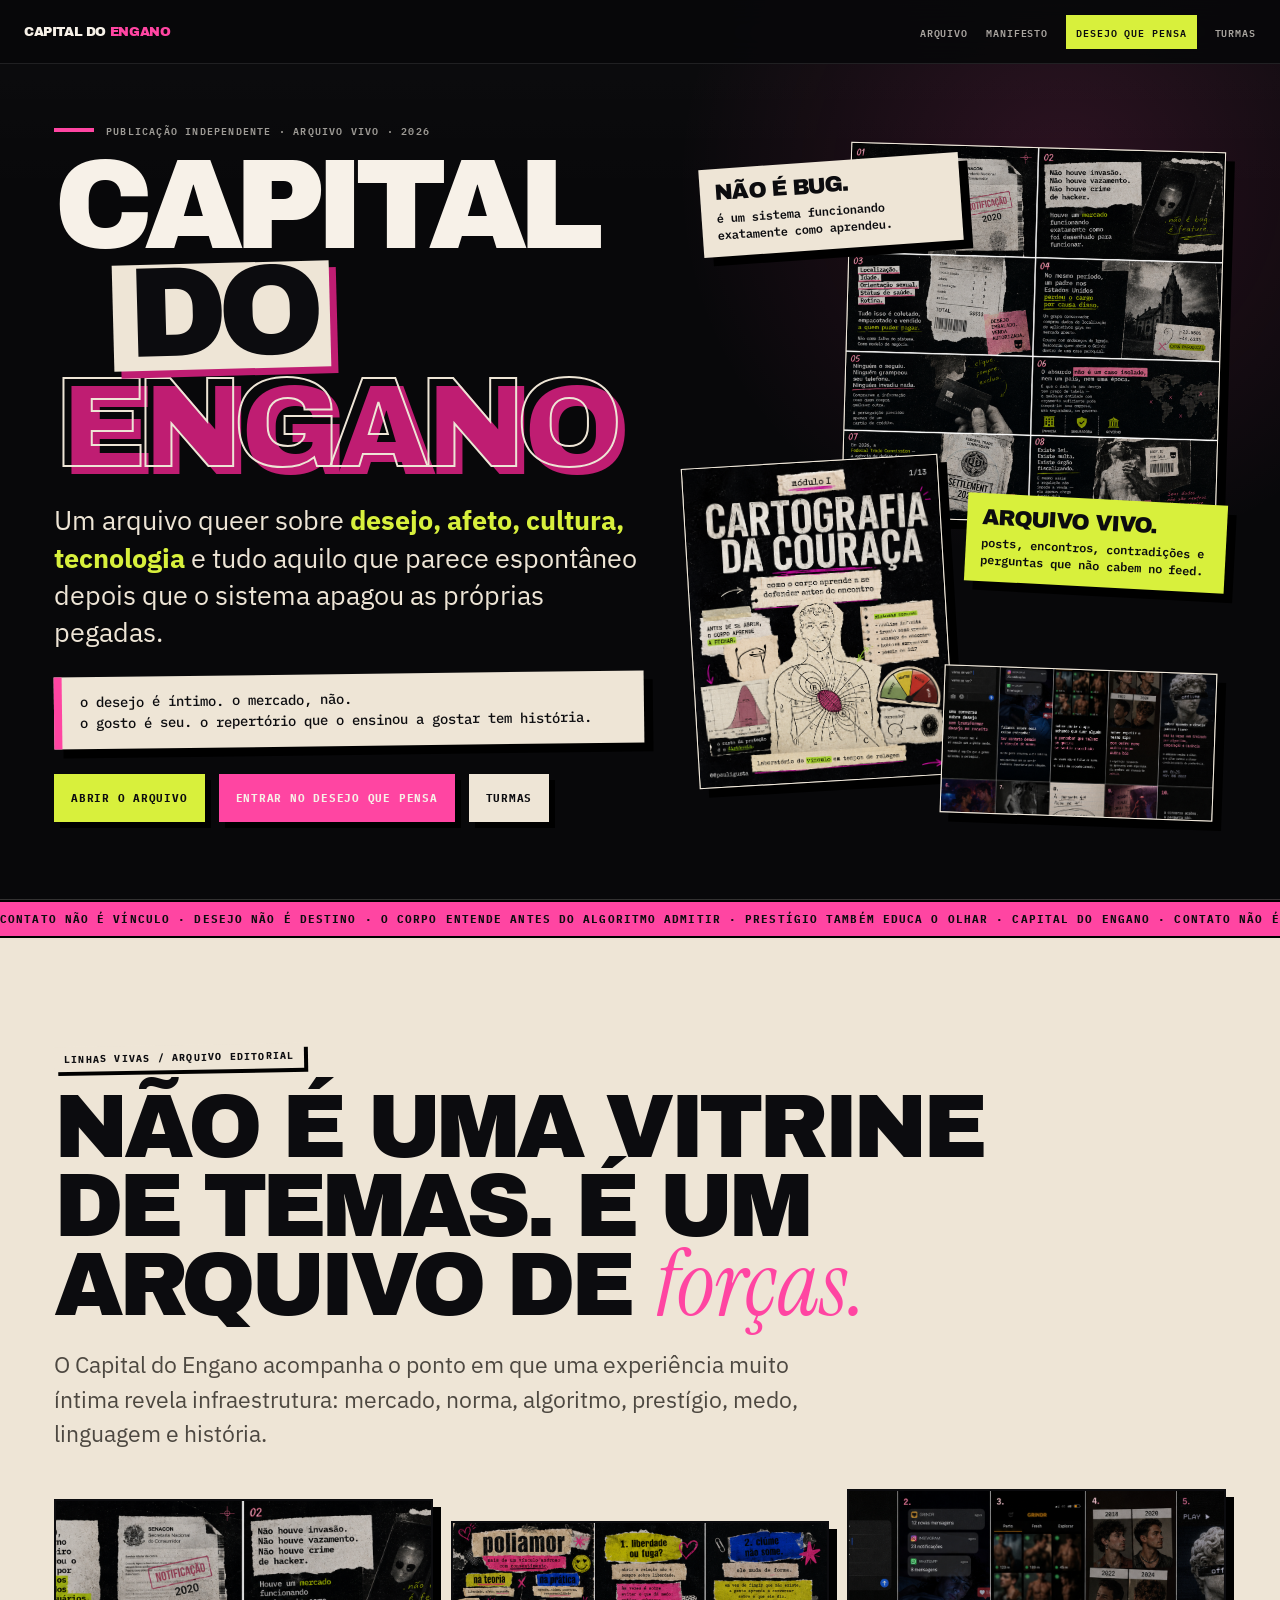
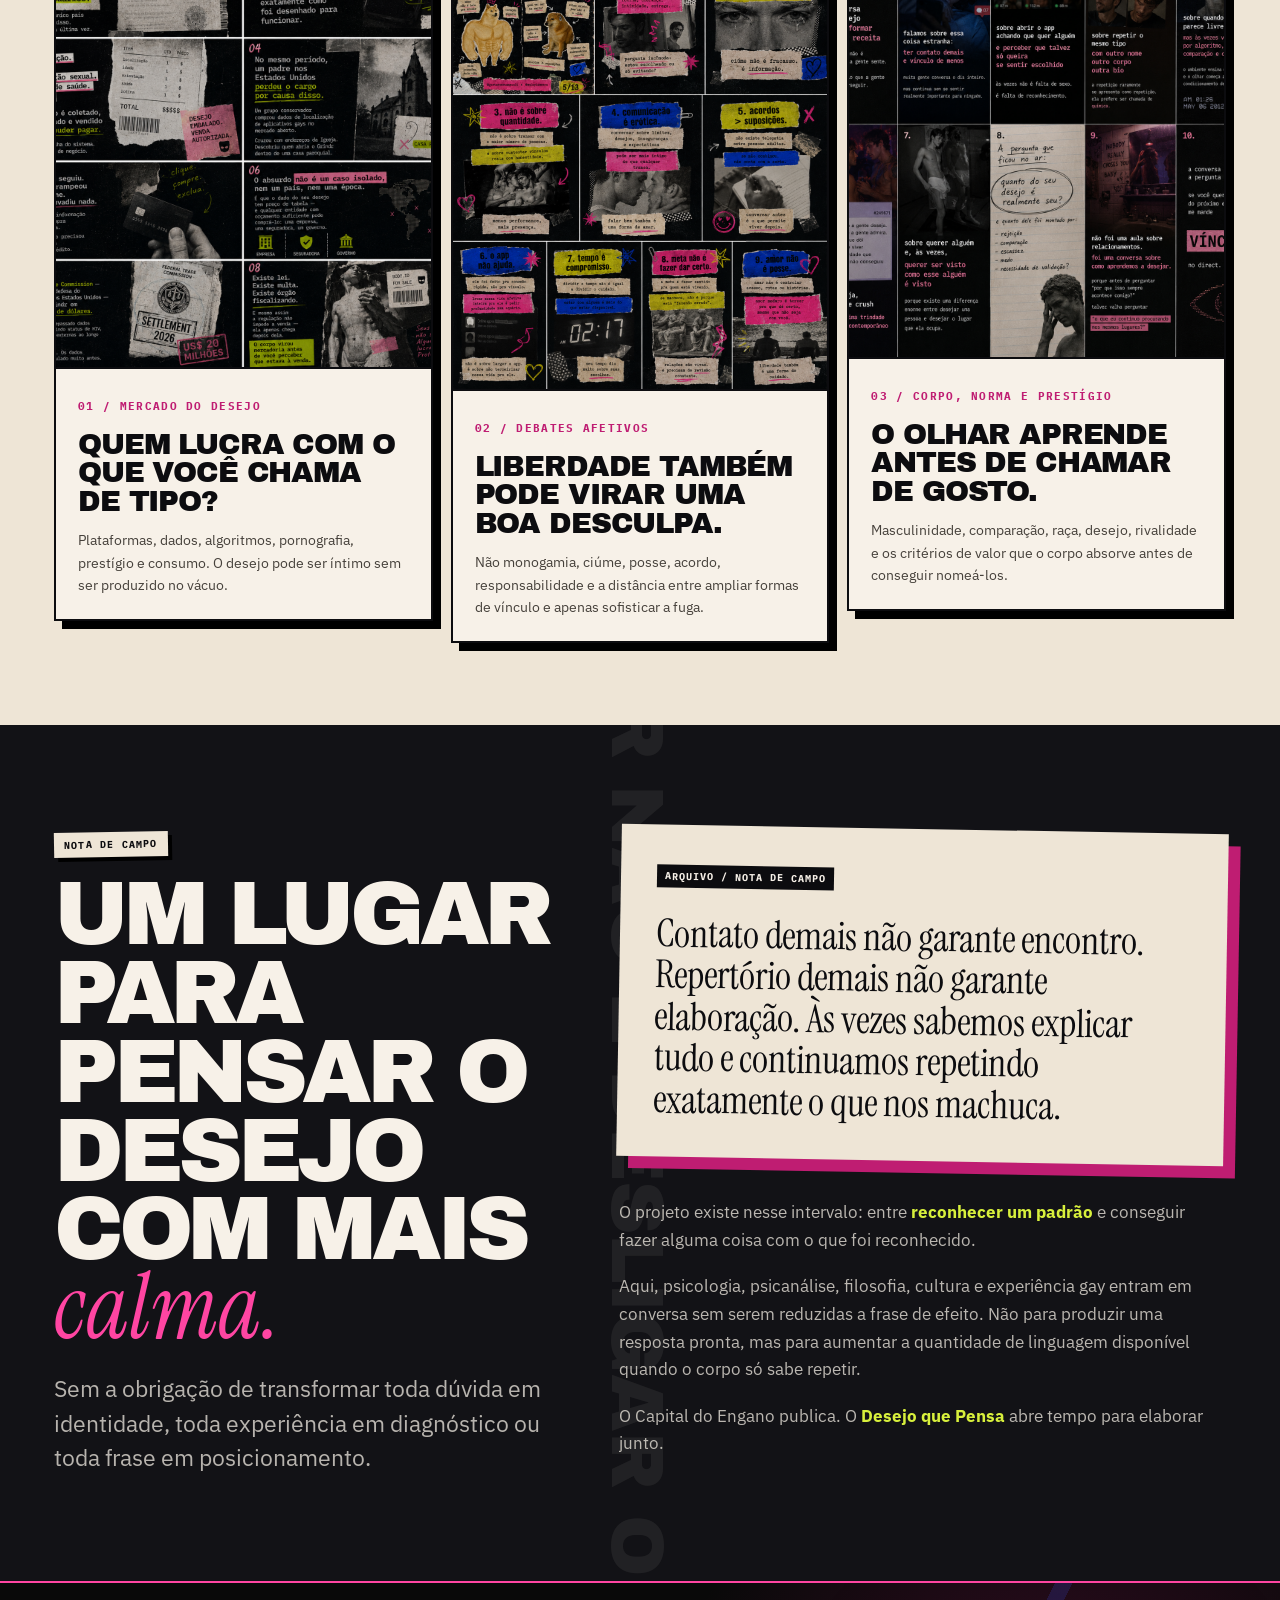
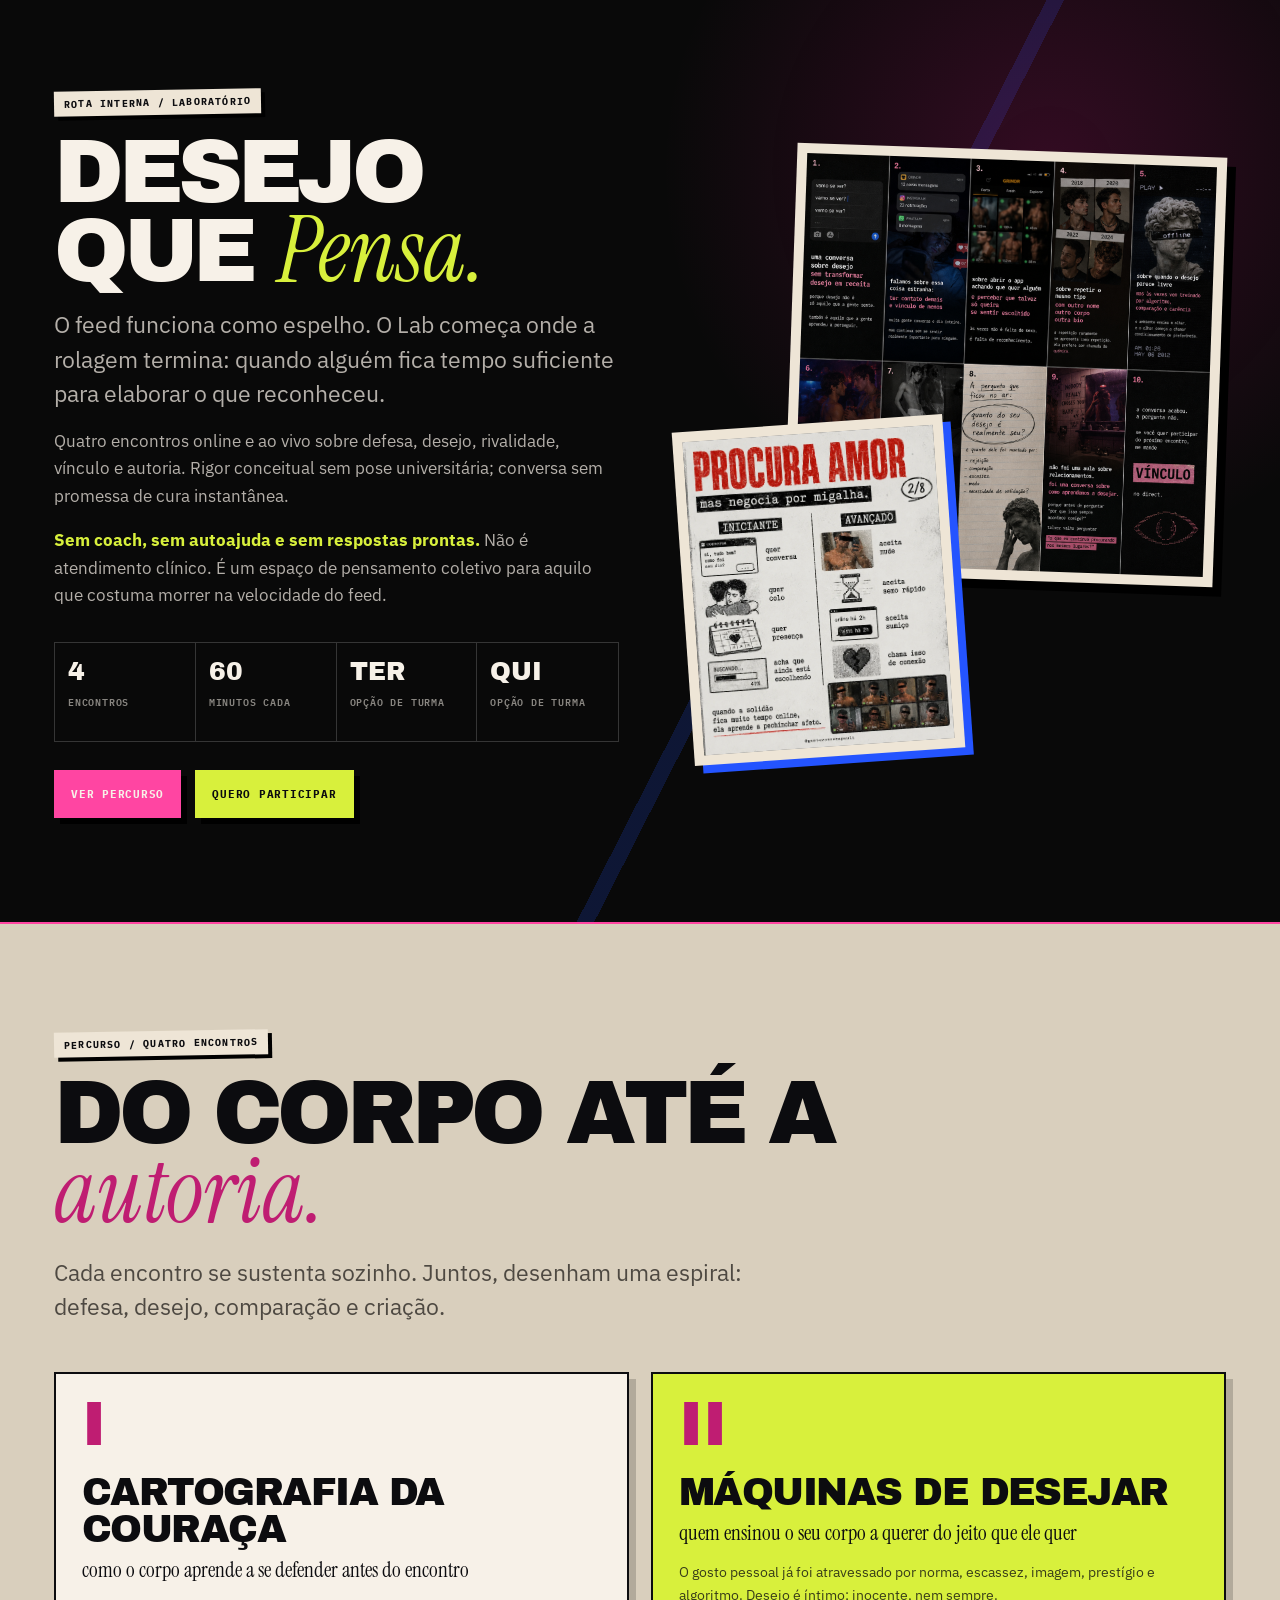
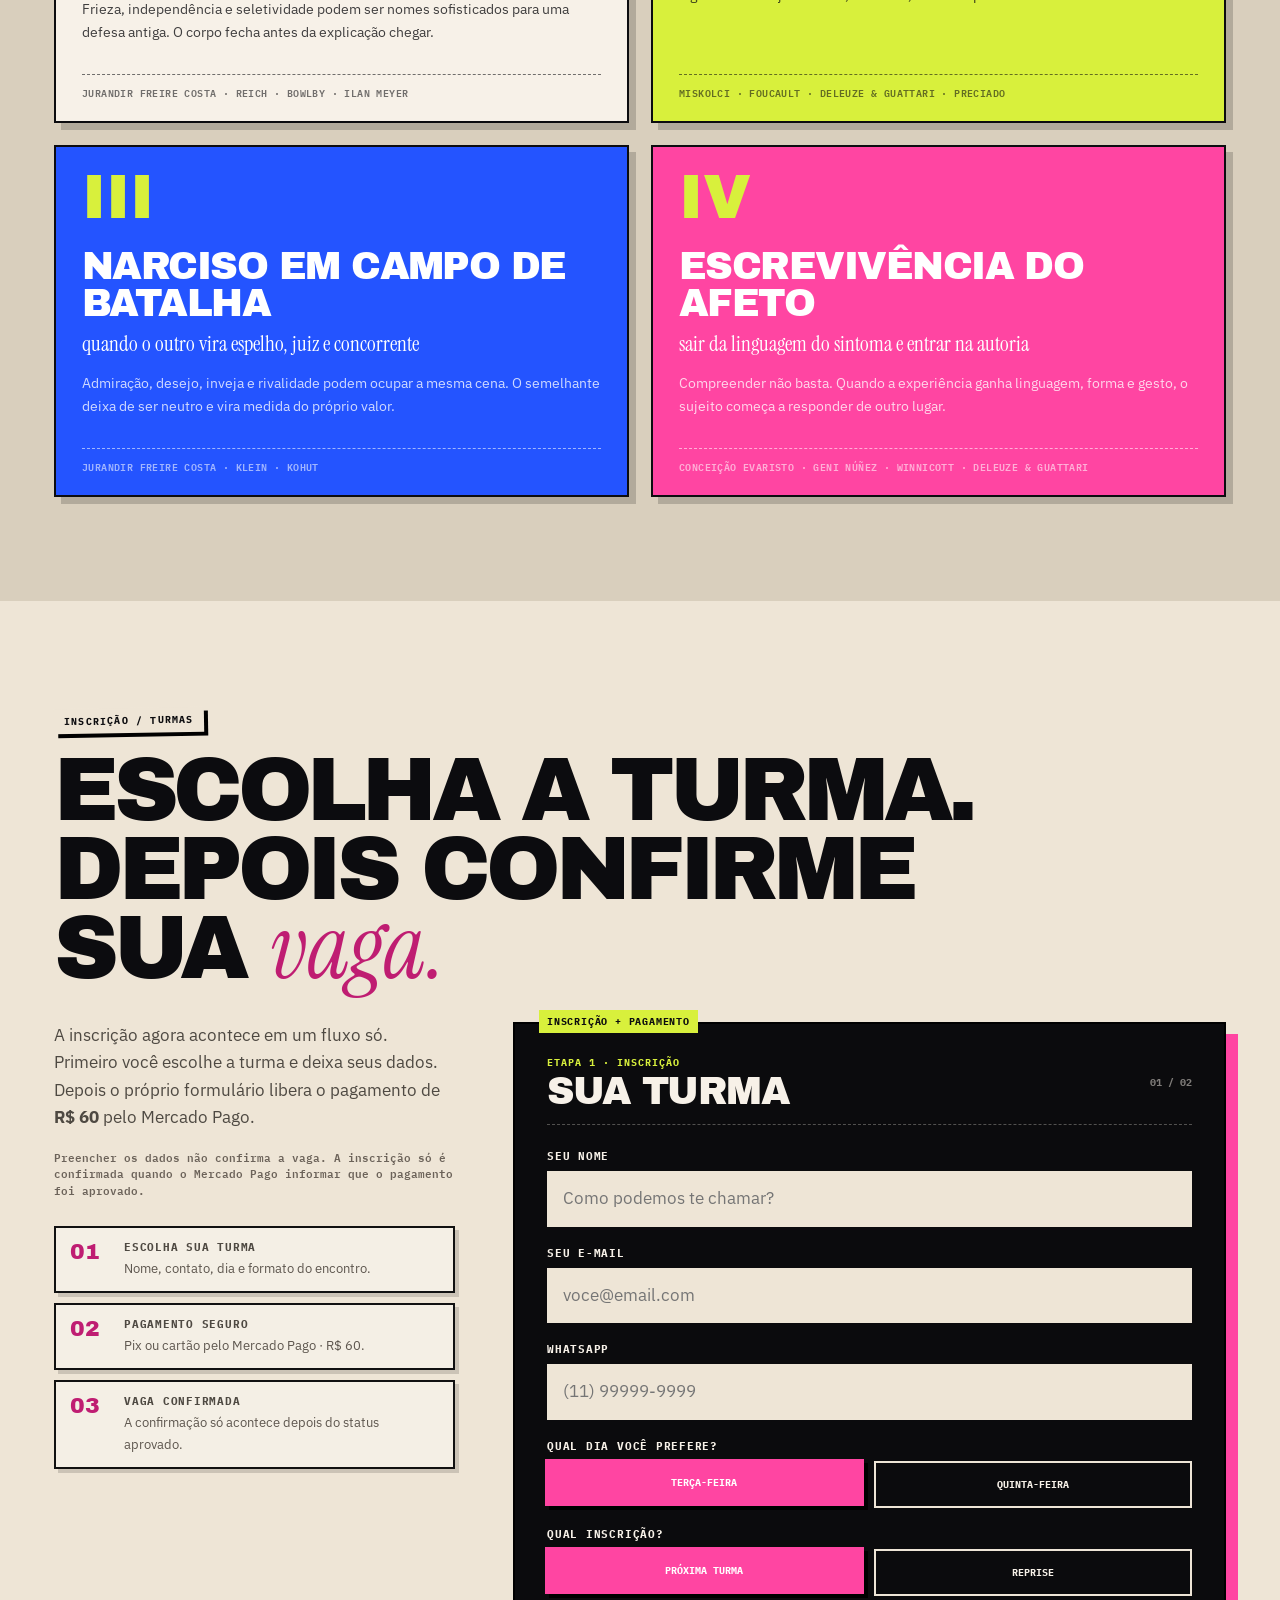
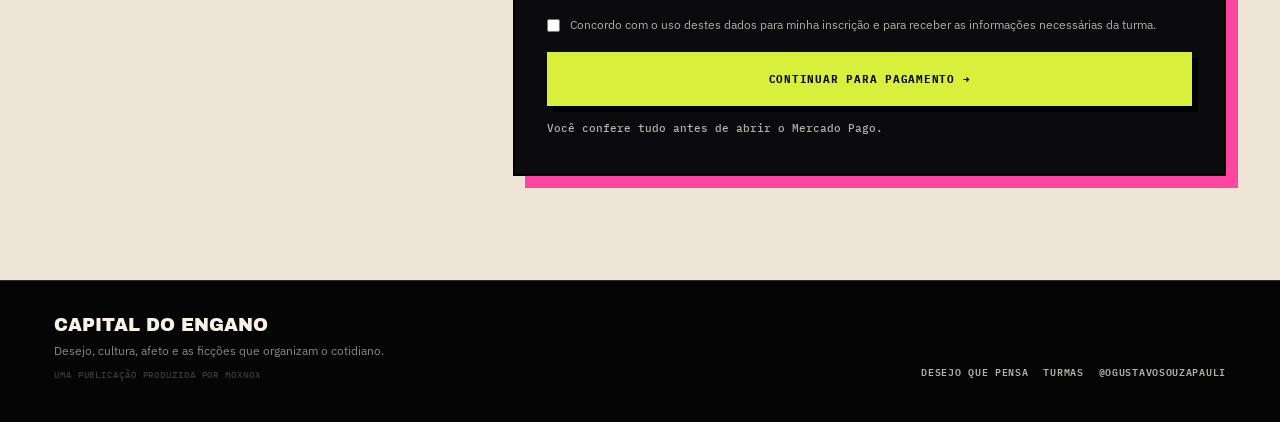
<file: index.html>
<!DOCTYPE html>
<html lang="pt-BR">
<head>
  <meta charset="utf-8" />
  <meta name="viewport" content="width=device-width, initial-scale=1" />
  <title>Capital do Engano — desejo, afeto e política do cotidiano</title>
  <meta name="description" content="Capital do Engano é um arquivo editorial queer sobre desejo, afeto, tecnologia, corpo e as ficções que organizam o cotidiano. Desejo que Pensa é sua rota de elaboração ao vivo." />
  <meta name="theme-color" content="#08080a" />
  <link rel="icon" href="favicon.svg" type="image/svg+xml" />
  <meta property="og:title" content="Capital do Engano" />
  <meta property="og:description" content="O desejo é íntimo. O repertório que o ensinou a desejar, nem sempre." />
  <link rel="preconnect" href="https://fonts.googleapis.com" />
  <link rel="preconnect" href="https://fonts.gstatic.com" crossorigin />
  <link href="https://fonts.googleapis.com/css2?family=Archivo+Black&family=IBM+Plex+Mono:ital,wght@0,400;0,500;0,600;0,700;1,500&family=IBM+Plex+Sans:ital,wght@0,400;0,500;0,600;0,700;1,400&family=Instrument+Serif:ital@0;1&display=swap" rel="stylesheet" />
  <style>
    :root{--black:#08080a;--black2:#121216;--paper:#eee5d6;--paper2:#d9cfbd;--white:#f7f1e8;--ink:#0c0c0f;--muted:#70685e;--pink:#ff45a2;--pink2:#bf1d72;--acid:#d8f03c;--blue:#2454ff;--red:#d83a31;--line:rgba(246,240,231,.16);--max:1240px;--shadow:9px 9px 0 #000}
    *{box-sizing:border-box;margin:0;padding:0}
    html{scroll-behavior:smooth;scroll-padding-top:72px}
    body{min-width:320px;overflow-x:hidden;background:var(--black);color:var(--white);font-family:'IBM Plex Sans',system-ui,sans-serif;font-size:17px;line-height:1.62;-webkit-font-smoothing:antialiased}
    body:before{content:'';position:fixed;inset:0;z-index:9999;pointer-events:none;opacity:.16;background-image:radial-gradient(circle at 12% 24%,rgba(255,255,255,.07) 0 1px,transparent 1px 4px),radial-gradient(circle at 72% 66%,rgba(255,255,255,.04) 0 1px,transparent 1px 5px);mix-blend-mode:screen}
    ::selection{background:var(--acid);color:var(--ink)}
    img{display:block;max-width:100%}
    a,button,input,select{font:inherit}
    a:focus-visible,button:focus-visible,input:focus-visible,select:focus-visible{outline:3px solid var(--acid);outline-offset:4px}
    .skip{position:fixed;top:8px;left:8px;z-index:10000;padding:8px 12px;background:var(--acid);color:var(--ink);font:700 12px 'IBM Plex Mono',monospace;transform:translateY(-160%)}
    .skip:focus{transform:translateY(0)}
    .container{width:min(100%,var(--max));margin:0 auto;padding-inline:34px}
    .section{padding:104px 0;position:relative}
    .eyebrow{display:inline-block;width:fit-content;margin-bottom:18px;padding:6px 10px;background:var(--paper);color:var(--ink);box-shadow:4px 4px 0 #000;font:700 10px 'IBM Plex Mono',monospace;letter-spacing:.12em;text-transform:uppercase;transform:rotate(-1deg)}
    .title{max-width:980px;font:400 clamp(43px,7vw,92px)/.88 'Archivo Black',sans-serif;letter-spacing:-.06em;text-transform:uppercase;overflow-wrap:anywhere}
    .title em{font-family:'Instrument Serif',serif;font-weight:400;text-transform:none;letter-spacing:0;color:var(--pink)}
    .lead{max-width:760px;margin-top:23px;color:rgba(246,240,231,.73);font-size:clamp(18px,2vw,23px);line-height:1.5}
    .btn{display:inline-flex;min-height:48px;align-items:center;justify-content:center;gap:8px;padding:12px 17px;border:0;background:var(--acid);color:var(--ink);box-shadow:6px 6px 0 #000;text-decoration:none;font:700 11px 'IBM Plex Mono',monospace;letter-spacing:.07em;text-transform:uppercase;cursor:pointer}
    .btn.pink{background:var(--pink);color:var(--white)}
    .btn.paper{background:var(--paper);color:var(--ink)}
    .btn:hover{transform:translate(2px,2px);box-shadow:4px 4px 0 #000}
    nav{position:fixed;inset:0 0 auto 0;z-index:500;min-height:64px;display:flex;align-items:center;justify-content:space-between;gap:20px;padding:0 24px;background:rgba(8,8,10,.94);border-bottom:1px solid rgba(255,255,255,.1);backdrop-filter:blur(14px)}
    .brand{color:var(--white);text-decoration:none;font:400 13px 'Archivo Black',sans-serif;text-transform:uppercase;letter-spacing:-.03em;white-space:nowrap}
    .brand span{color:var(--pink)}
    .navlinks{display:flex;align-items:center;gap:18px;list-style:none;min-width:0}
    .navlinks a{color:rgba(246,240,231,.68);text-decoration:none;font:600 10px 'IBM Plex Mono',monospace;letter-spacing:.09em;text-transform:uppercase;white-space:nowrap}
    .navlinks .lab{padding:8px 10px;background:var(--acid);color:var(--ink);transform:rotate(-1deg)}
    #hero{min-height:100svh;padding:120px 0 76px;display:flex;align-items:center;overflow:hidden;border-bottom:1px solid var(--line);background:radial-gradient(circle at 83% 20%,rgba(255,69,162,.14),transparent 30%),linear-gradient(180deg,rgba(255,255,255,.018),transparent 22%),var(--black)}
    .hero-grid{display:grid;grid-template-columns:minmax(0,1.05fr) minmax(400px,.95fr);gap:44px;align-items:center}
    .hero-meta{display:flex;gap:12px;align-items:center;margin-bottom:20px;color:rgba(246,240,231,.63);font:600 10px 'IBM Plex Mono',monospace;letter-spacing:.12em;text-transform:uppercase}
    .hero-meta:before{content:'';width:40px;height:4px;background:var(--pink);flex:0 0 auto}
    h1{font:400 clamp(66px,10vw,150px)/.74 'Archivo Black',sans-serif;letter-spacing:-.08em;text-transform:uppercase;max-width:100%}
    h1 span{display:block}
    h1 .do{width:fit-content;margin:10px 0 7px 10%;padding:.02em .12em .07em;background:var(--paper);color:var(--ink);box-shadow:7px 7px 0 var(--pink2);transform:rotate(-1.5deg)}
    h1 .engano{color:transparent;-webkit-text-stroke:2px var(--paper);text-shadow:8px 8px 0 var(--pink2)}
    .hero-copy{max-width:650px;margin-top:30px;color:var(--paper);font-size:clamp(19px,2.2vw,27px);line-height:1.38}
    .hero-copy strong{color:var(--acid)}
    .hero-note{max-width:590px;margin-top:24px;padding:15px 18px;background:var(--paper);color:var(--ink);border-left:8px solid var(--pink);box-shadow:var(--shadow);transform:rotate(-.7deg);font:500 14px/1.5 'IBM Plex Mono',monospace}
    .actions{display:flex;flex-wrap:wrap;gap:14px;margin-top:28px}
    .hero-collage{position:relative;min-height:690px}
    .pic{position:absolute;overflow:hidden;background:var(--paper);border:1px solid rgba(255,255,255,.12);box-shadow:var(--shadow)}
    .pic img{width:100%;height:100%;object-fit:cover}
    .pic.a{width:70%;right:1%;top:3%;aspect-ratio:1/1;transform:rotate(1.6deg)}
    .pic.b{width:48%;left:0;bottom:5%;aspect-ratio:4/5;transform:rotate(-3.4deg)}
    .pic.c{width:51%;right:2%;bottom:0;height:148px;transform:rotate(2deg)}
    .pic.c img{object-position:50% 18%}
    .sticker{position:absolute;z-index:5;max-width:260px;padding:14px 15px;background:var(--paper);color:var(--ink);box-shadow:var(--shadow);font:600 12px/1.4 'IBM Plex Mono',monospace}
    .sticker.one{left:2%;top:5%;transform:rotate(-4deg)}
    .sticker.two{right:0;top:54%;transform:rotate(3deg);background:var(--acid)}
    .sticker strong{display:block;font:400 22px/.95 'Archivo Black',sans-serif;text-transform:uppercase;letter-spacing:-.04em;margin-bottom:6px}
    .ticker{overflow:hidden;background:var(--pink);color:var(--ink);border-block:2px solid #000;white-space:nowrap}
    .ticker div{display:inline-block;min-width:200%;padding:10px 0;font:800 11px 'IBM Plex Mono',monospace;letter-spacing:.1em;text-transform:uppercase;animation:run 30s linear infinite}
    @keyframes run{to{transform:translateX(-50%)}}
    #arquivo{background:var(--paper);color:var(--ink)}
    #arquivo .title{color:var(--ink)}
    #arquivo .lead{color:#4d4841}
    .lines{display:grid;grid-template-columns:repeat(3,minmax(0,1fr));gap:18px;margin-top:48px}
    .line-card{position:relative;min-height:560px;display:flex;flex-direction:column;border:2px solid var(--ink);background:var(--white);box-shadow:8px 8px 0 #000;overflow:hidden}
    .line-card:nth-child(2){transform:translateY(22px)}
    .line-card:nth-child(3){transform:translateY(-10px)}
    .line-img{aspect-ratio:4/5;overflow:hidden;border-bottom:2px solid var(--ink);background:#111}
    .line-img img{width:100%;height:100%;object-fit:cover}
    .line-body{padding:22px}
    .line-num{font:700 11px 'IBM Plex Mono',monospace;color:var(--pink2);letter-spacing:.12em}
    .line-card h3{margin-top:12px;font:400 29px/.98 'Archivo Black',sans-serif;letter-spacing:-.04em;text-transform:uppercase}
    .line-card p{margin-top:13px;color:#46413b;font-size:14px}
    .ig{color:inherit;text-decoration:none}
    #calma{background:var(--black2);overflow:hidden}
    #calma:before{content:'PENSAR NÃO É DESLIGAR O DESEJO';position:absolute;right:-110px;top:48%;color:rgba(246,240,231,.07);font:400 74px 'Archivo Black',sans-serif;transform:rotate(90deg);white-space:nowrap}
    .calma-grid{display:grid;grid-template-columns:minmax(0,.9fr) minmax(0,1.1fr);gap:68px;align-items:start}
    .calma-paper{position:relative;padding:36px;background:var(--paper);color:var(--ink);box-shadow:12px 12px 0 var(--pink2);transform:rotate(1deg)}
    .calma-paper:before{content:'ARQUIVO / NOTA DE CAMPO';display:inline-block;margin-bottom:26px;padding:5px 8px;background:var(--ink);color:var(--white);font:700 10px 'IBM Plex Mono',monospace;letter-spacing:.1em}
    .calma-paper p{font-family:'Instrument Serif',serif;font-size:clamp(27px,3vw,42px);line-height:1.08}
    .calma-copy p{max-width:650px;margin-bottom:19px;color:rgba(246,240,231,.74)}
    .calma-copy strong{color:var(--acid)}
    #desejo{background:#090909;border-block:2px solid var(--pink);overflow:hidden}
    #desejo:before{content:'';position:absolute;inset:0;pointer-events:none;background:radial-gradient(circle at 82% 20%,rgba(223,22,137,.2),transparent 30%),linear-gradient(117deg,transparent 0 60%,rgba(36,84,255,.18) 60% 61%,transparent 61%)}
    .dqp-grid{position:relative;display:grid;grid-template-columns:minmax(0,1.02fr) minmax(370px,.98fr);gap:64px;align-items:center}
    .dqp-grid .title em{color:var(--acid)}
    .dqp-copy p{max-width:680px;margin-top:17px;color:rgba(246,240,231,.72)}
    .stats{display:grid;grid-template-columns:repeat(4,minmax(0,1fr));margin-top:32px;border:1px solid rgba(255,255,255,.18)}
    .stat{padding:15px 13px;min-height:98px;border-right:1px solid rgba(255,255,255,.18)}
    .stat:last-child{border-right:0}
    .stat strong{display:block;font:400 25px 'Archivo Black',sans-serif}
    .stat span{display:block;margin-top:7px;color:rgba(246,240,231,.54);font:600 10px 'IBM Plex Mono',monospace;text-transform:uppercase;letter-spacing:.08em}
    .dqp-art{position:relative;min-height:620px}
    .dqp-main,.dqp-small{position:absolute;padding:10px;background:var(--paper);box-shadow:var(--shadow)}
    .dqp-main{width:min(430px,88%);right:6px;top:8px;transform:rotate(2deg)}
    .dqp-main img{width:100%;aspect-ratio:1/1;object-fit:cover}
    .dqp-small{width:min(300px,50%);left:0;bottom:5px;transform:rotate(-4deg);box-shadow:8px 8px 0 var(--blue)}
    .dqp-small img{width:100%;aspect-ratio:1122/1402;object-fit:contain;background:#111}
    #percurso{background:var(--paper2);color:var(--ink)}
    #percurso .title{color:var(--ink)}
    #percurso .title em{color:var(--pink2)}
    #percurso .lead{color:#4e4942}
    .modules{display:grid;grid-template-columns:repeat(2,minmax(0,1fr));gap:22px;margin-top:48px}
    .module{position:relative;min-height:335px;padding:26px 26px 78px;border:2px solid var(--ink);background:var(--white);box-shadow:7px 7px 0 rgba(0,0,0,.18)}
    .module:nth-child(2){background:var(--acid)}
    .module:nth-child(3){background:var(--blue);color:#fff}
    .module:nth-child(4){background:var(--pink);color:#fff}
    .module .n{font:400 62px/.8 'Archivo Black',sans-serif;color:var(--pink2)}
    .module:nth-child(n+3) .n{color:var(--acid)}
    .module h3{margin-top:25px;font:400 clamp(25px,3vw,40px)/.96 'Archivo Black',sans-serif;letter-spacing:-.04em;text-transform:uppercase}
    .module .thesis{margin-top:10px;font:400 21px/1.15 'Instrument Serif',serif}
    .module .desc{margin-top:16px;font-size:14px;opacity:.78}
    .module .refs{position:absolute;left:26px;right:26px;bottom:22px;padding-top:10px;border-top:1px dashed currentColor;opacity:.57;font:600 10px/1.4 'IBM Plex Mono',monospace;text-transform:uppercase;letter-spacing:.04em}

    #mailing{background:var(--paper);color:var(--ink)}
    #mailing .title{color:var(--ink)}
    #mailing .title em{color:var(--pink2)}
    .mail-grid{display:grid;grid-template-columns:minmax(0,.72fr) minmax(420px,1.28fr);gap:58px;align-items:start;margin-top:34px}
    .mail-copy p{max-width:520px;color:#4e4942}
    .mail-copy .small{margin-top:17px;font:600 11px/1.5 'IBM Plex Mono',monospace;color:#6c635a}
    .flow-map{display:grid;gap:10px;margin-top:28px;max-width:520px}
    .flow-map div{display:grid;grid-template-columns:42px 1fr;gap:12px;align-items:start;padding:12px 14px;border:2px solid #111;background:rgba(255,255,255,.36);box-shadow:4px 4px 0 rgba(0,0,0,.15)}
    .flow-map b{font:400 22px 'Archivo Black',sans-serif;color:var(--pink2)}
    .flow-map strong{display:block;font:700 11px 'IBM Plex Mono',monospace;text-transform:uppercase;letter-spacing:.07em}
    .flow-map span{display:block;margin-top:4px;color:#5d564e;font-size:13px}
    .form{position:relative;padding:32px;background:#0b0b0d;color:var(--white);border:2px solid #000;box-shadow:12px 12px 0 var(--pink)}
    .form:before{content:'INSCRIÇÃO + PAGAMENTO';position:absolute;top:-14px;left:24px;padding:5px 8px;background:var(--acid);color:var(--ink);font:700 10px 'IBM Plex Mono',monospace;letter-spacing:.08em}
    .step-head{display:flex;align-items:center;justify-content:space-between;gap:12px;margin-bottom:24px;padding-bottom:14px;border-bottom:1px dashed rgba(246,240,231,.3)}
    .step-kicker{font:700 10px 'IBM Plex Mono',monospace;text-transform:uppercase;letter-spacing:.1em;color:var(--acid)}
    .step-count{font:700 10px 'IBM Plex Mono',monospace;color:rgba(246,240,231,.5)}
    .step-title{margin-top:5px;font:400 clamp(24px,3vw,38px)/.96 'Archivo Black',sans-serif;text-transform:uppercase;letter-spacing:-.04em}
    .field{margin-bottom:19px}.label{display:block;margin-bottom:8px;color:var(--white);font:700 11px 'IBM Plex Mono',monospace;text-transform:uppercase;letter-spacing:.07em}.input{width:100%;min-height:50px;padding:12px 14px;border:2px solid var(--paper);background:var(--paper);color:var(--ink);border-radius:0}.choices{display:grid;grid-template-columns:repeat(2,minmax(0,1fr));gap:8px}.choice{position:relative}.choice input{position:absolute;opacity:0}.choice label{display:flex;min-height:47px;align-items:center;justify-content:center;padding:10px;border:2px solid var(--paper);color:var(--white);font:700 10px 'IBM Plex Mono',monospace;text-align:center;text-transform:uppercase;cursor:pointer}.choice input:checked+label{background:var(--pink);color:#fff;border-color:var(--pink);box-shadow:4px 4px 0 #000;transform:translate(-2px,-2px)}
    .consent{display:flex;gap:10px;align-items:flex-start;margin:18px 0;color:rgba(246,240,231,.7);font-size:12px}.consent input{margin-top:4px;accent-color:var(--pink)}
    .submit{width:100%;min-height:54px;border:2px solid var(--acid);background:var(--acid);color:var(--ink);box-shadow:6px 6px 0 #000;font:700 11px 'IBM Plex Mono',monospace;text-transform:uppercase;letter-spacing:.07em;cursor:pointer}.submit:disabled{opacity:.6;cursor:wait}
    #form-msg{min-height:21px;margin-top:15px;color:rgba(246,240,231,.72);font:500 11px/1.45 'IBM Plex Mono',monospace}.hp{position:absolute!important;left:-10000px!important;width:1px!important;height:1px!important;overflow:hidden!important}
    .payment-step[hidden],.details-step[hidden]{display:none!important}
    .pay-art{position:relative;overflow:hidden;padding:24px;background:var(--paper);color:var(--ink);border:2px solid #000;box-shadow:9px 9px 0 var(--blue)}
    .pay-art:after{content:'R$60';position:absolute;right:-8px;bottom:-28px;color:rgba(36,84,255,.12);font:400 104px 'Archivo Black',sans-serif;transform:rotate(-7deg);pointer-events:none}
    .pay-label{font:700 10px 'IBM Plex Mono',monospace;text-transform:uppercase;letter-spacing:.1em;color:var(--pink2)}
    .pay-price{position:relative;z-index:1;margin-top:8px;font:400 clamp(58px,8vw,88px)/.9 'Archivo Black',sans-serif;letter-spacing:-.06em}
    .pay-price small{font:700 11px 'IBM Plex Mono',monospace;letter-spacing:0}
    .pay-summary{position:relative;z-index:1;display:grid;gap:9px;margin-top:22px;padding-top:18px;border-top:2px solid #111}
    .pay-summary div{display:flex;justify-content:space-between;gap:16px;font:600 11px/1.35 'IBM Plex Mono',monospace;text-transform:uppercase}
    .pay-summary span:first-child{color:#766d63}.pay-summary strong{text-align:right}
    .pay-note{position:relative;z-index:1;margin-top:18px;font-size:12px;color:#565048}
    .pay-actions{display:grid;gap:10px;margin-top:22px}
    .pay-button{width:100%;min-height:58px;border:2px solid #000;background:var(--pink);color:#fff;box-shadow:6px 6px 0 #000;font:700 11px 'IBM Plex Mono',monospace;text-transform:uppercase;letter-spacing:.08em;cursor:pointer}
    .pay-button:disabled{opacity:.55;cursor:wait}
    .edit-button{width:100%;min-height:44px;border:1px solid rgba(246,240,231,.3);background:transparent;color:rgba(246,240,231,.75);font:700 10px 'IBM Plex Mono',monospace;text-transform:uppercase;cursor:pointer}
    .secure-line{display:flex;gap:9px;align-items:center;margin-top:15px;color:rgba(246,240,231,.56);font:600 10px/1.45 'IBM Plex Mono',monospace}
    .secure-line:before{content:'✓';display:inline-flex;width:19px;height:19px;align-items:center;justify-content:center;background:var(--acid);color:var(--ink);font-weight:900;flex:0 0 auto}

    footer{padding:34px 0 42px;background:#050506;border-top:1px solid var(--line)}.foot{display:flex;align-items:flex-end;justify-content:space-between;gap:28px}.foot strong{display:block;font:400 18px 'Archivo Black',sans-serif;text-transform:uppercase}.foot span{display:block;margin-top:6px;color:rgba(246,240,231,.55);font-size:12px}.mox{margin-top:8px!important;color:rgba(246,240,231,.23)!important;font:500 9px 'IBM Plex Mono',monospace!important;text-transform:uppercase;letter-spacing:.1em}.footlinks{display:flex;flex-wrap:wrap;gap:15px;justify-content:flex-end}.footlinks a{color:rgba(246,240,231,.72);text-decoration:none;font:600 10px 'IBM Plex Mono',monospace;text-transform:uppercase;letter-spacing:.07em}
    @media(max-width:1000px){.hero-grid,.calma-grid,.dqp-grid,.mail-grid{grid-template-columns:1fr}.hero-collage{min-height:650px}.lines{grid-template-columns:1fr 1fr}.line-card:nth-child(2),.line-card:nth-child(3){transform:none}.dqp-art{min-height:610px}}
    @media(max-width:760px){
      html{scroll-padding-top:58px}body{font-size:16px}.container{padding-inline:16px}.section{padding:72px 0}nav{min-height:56px;padding:6px 10px;gap:8px;align-items:center}.brand{font-size:10px;line-height:1.05;max-width:78px;white-space:normal}.navlinks{gap:4px;margin-left:auto}.navlinks .hide{display:none}.navlinks a{font-size:8px;letter-spacing:.03em}.navlinks .lab{padding:7px 6px;max-width:102px;text-align:center;white-space:normal;line-height:1.05}.title{font-size:clamp(35px,11.5vw,58px);line-height:.92;letter-spacing:-.055em;overflow-wrap:normal;word-break:normal}#hero{padding:96px 0 58px;align-items:flex-start}h1{font-size:clamp(54px,17vw,88px);line-height:.78;letter-spacing:-.065em}h1 .engano{font-size:.92em;-webkit-text-stroke:1.5px var(--paper);text-shadow:5px 5px 0 var(--pink2)}h1 .do{margin-left:6%;box-shadow:5px 5px 0 var(--pink2)}.hero-meta{font-size:8px;letter-spacing:.08em;line-height:1.3}.hero-copy{font-size:19px;margin-top:24px}.hero-note{font-size:12px;transform:none;margin-right:5px}.actions{gap:10px}.hero-collage{min-height:auto;display:grid;grid-template-columns:1.15fr .85fr;gap:12px;margin-top:44px;padding-bottom:8px}.pic,.sticker{position:relative!important;inset:auto!important;right:auto!important;left:auto!important;top:auto!important;bottom:auto!important}.pic{width:100%!important;transform:none!important;box-shadow:6px 6px 0 #000}.pic.a{grid-column:1/-1;aspect-ratio:1/1}.pic.b{aspect-ratio:4/5}.pic.c{height:auto;aspect-ratio:4/3;align-self:end}.sticker{max-width:none!important;transform:none!important;padding:11px!important;font-size:10px!important}.sticker.one{grid-column:1}.sticker.two{grid-column:2}.sticker strong{font-size:16px!important}.lines,.modules{grid-template-columns:1fr}.line-card{min-height:0}#calma:before{display:none}.calma-paper{padding:26px 22px;transform:none;box-shadow:8px 8px 0 var(--pink2)}.stats{grid-template-columns:repeat(2,minmax(0,1fr))}.stat:nth-child(2){border-right:0}.stat:nth-child(-n+2){border-bottom:1px solid rgba(255,255,255,.18)}.dqp-art{min-height:auto;display:grid;grid-template-columns:1fr 1fr;gap:12px;margin-top:36px}.dqp-main,.dqp-small{position:relative!important;inset:auto!important;width:100%!important;transform:none!important;padding:7px}.dqp-main{grid-column:1/-1}.dqp-main img{aspect-ratio:1/1;object-fit:cover}.dqp-small{box-shadow:6px 6px 0 var(--blue)}.module{min-height:0;padding:24px}.module .refs{position:static;margin-top:22px}.choices{grid-template-columns:1fr}.form{padding:30px 18px;box-shadow:8px 8px 0 var(--pink)}.form:before{left:16px;max-width:calc(100% - 32px);white-space:normal}.foot{flex-direction:column;align-items:flex-start}.footlinks{justify-content:flex-start}
    }
    @media(max-width:420px){nav{gap:5px}.brand{max-width:64px;font-size:9px}.navlinks a{font-size:7.5px}.navlinks .lab{max-width:88px;padding:6px 5px}.container{padding-inline:14px}h1{font-size:clamp(50px,16.4vw,72px)}.title{font-size:clamp(33px,10.8vw,48px)}.hero-collage{grid-template-columns:1fr 1fr}.actions{flex-direction:column;align-items:stretch}.btn{width:100%}.stats{grid-template-columns:1fr 1fr}.stat{min-height:88px;padding:13px 10px}.pay-summary div{display:grid;gap:3px}.pay-summary strong{text-align:left}}
    @media(max-width:360px){.brand{display:none}.navlinks{width:100%;justify-content:flex-end}h1{font-size:50px}.title{font-size:34px}.hero-meta:before{width:24px}}
    @media(prefers-reduced-motion:reduce){html{scroll-behavior:auto}.ticker div{animation:none}}
  </style>
</head>
<body>
  <a class="skip" href="#main">Ir para o conteúdo</a>
  <nav aria-label="Navegação principal"><a class="brand" href="#hero">Capital do <span>Engano</span></a><ul class="navlinks"><li class="hide"><a href="#arquivo">Arquivo</a></li><li class="hide"><a href="#calma">Manifesto</a></li><li><a class="lab" href="#desejo">Desejo que Pensa</a></li><li><a href="#mailing">Turmas</a></li></ul></nav>
  <main id="main">
    <header id="hero"><div class="container hero-grid"><div><div class="hero-meta">publicação independente · arquivo vivo · 2026</div><h1><span>Capital</span><span class="do">do</span><span class="engano">Engano</span></h1><p class="hero-copy">Um arquivo queer sobre <strong>desejo, afeto, cultura, tecnologia</strong> e tudo aquilo que parece espontâneo depois que o sistema apagou as próprias pegadas.</p><div class="hero-note">o desejo é íntimo. o mercado, não.<br>o gosto é seu. o repertório que o ensinou a gostar tem história.</div><div class="actions"><a class="btn" href="#arquivo">Abrir o arquivo</a><a class="btn pink" href="#desejo">Entrar no Desejo que Pensa</a><a class="btn paper" href="#mailing">Turmas</a></div></div><div class="hero-collage" aria-label="Colagem editorial com trabalhos do projeto"><div class="pic a"><a class="ig" href="https://www.instagram.com/p/DaJt7K4jVhq/" target="_blank" rel="noopener noreferrer"><img src="v1.5/assets/grindr-carousel.png" alt="Dossiê visual sobre aplicativos, dados e desejo"></a></div><div class="pic b"><a class="ig" href="https://www.instagram.com/p/DagaPlej9QJ/" target="_blank" rel="noopener noreferrer"><img src="v1.5/assets/dqp-modulo1.png" alt="Capa de Cartografia da Couraça"></a></div><div class="pic c"><a class="ig" href="https://www.instagram.com/p/DaZJoE9jdEI/" target="_blank" rel="noopener noreferrer"><img src="v1.5/assets/dqp-carousel.png" alt="Recorte visual do Desejo que Pensa"></a></div><div class="sticker one"><strong>não é bug.</strong>é um sistema funcionando exatamente como aprendeu.</div><div class="sticker two"><strong>arquivo vivo.</strong>posts, encontros, contradições e perguntas que não cabem no feed.</div></div></div></header>
    <div class="ticker" aria-hidden="true"><div>CONTATO NÃO É VÍNCULO · DESEJO NÃO É DESTINO · O CORPO ENTENDE ANTES DO ALGORITMO ADMITIR · PRESTÍGIO TAMBÉM EDUCA O OLHAR · CAPITAL DO ENGANO · CONTATO NÃO É VÍNCULO · DESEJO NÃO É DESTINO · O CORPO ENTENDE ANTES DO ALGORITMO ADMITIR · PRESTÍGIO TAMBÉM EDUCA O OLHAR · CAPITAL DO ENGANO ·</div></div>
    <section class="section" id="arquivo"><div class="container"><span class="eyebrow">linhas vivas / arquivo editorial</span><h2 class="title">Não é uma vitrine de temas. É um arquivo de <em>forças.</em></h2><p class="lead">O Capital do Engano acompanha o ponto em que uma experiência muito íntima revela infraestrutura: mercado, norma, algoritmo, prestígio, medo, linguagem e história.</p><div class="lines"><article class="line-card"><a class="ig" href="https://www.instagram.com/p/DaJt7K4jVhq/" target="_blank" rel="noopener noreferrer"><div class="line-img"><img src="v1.5/assets/grindr-carousel.png" alt="Carrossel sobre dados, aplicativos e desejo"></div></a><div class="line-body"><span class="line-num">01 / MERCADO DO DESEJO</span><h3>Quem lucra com o que você chama de tipo?</h3><p>Plataformas, dados, algoritmos, pornografia, prestígio e consumo. O desejo pode ser íntimo sem ser produzido no vácuo.</p></div></article><article class="line-card"><div class="line-img"><img src="v1.5/assets/poliamor-carousel.png" alt="Carrossel visual sobre relações e não monogamia"></div><div class="line-body"><span class="line-num">02 / DEBATES AFETIVOS</span><h3>Liberdade também pode virar uma boa desculpa.</h3><p>Não monogamia, ciúme, posse, acordo, responsabilidade e a distância entre ampliar formas de vínculo e apenas sofisticar a fuga.</p></div></article><article class="line-card"><a class="ig" href="https://www.instagram.com/p/DaZJoE9jdEI/" target="_blank" rel="noopener noreferrer"><div class="line-img"><img src="v1.5/assets/dqp-carousel.png" alt="Carrossel do projeto Desejo que Pensa"></div></a><div class="line-body"><span class="line-num">03 / CORPO, NORMA E PRESTÍGIO</span><h3>O olhar aprende antes de chamar de gosto.</h3><p>Masculinidade, comparação, raça, desejo, rivalidade e os critérios de valor que o corpo absorve antes de conseguir nomeá-los.</p></div></article></div></div></section>
    <section class="section" id="calma"><div class="container calma-grid"><div><span class="eyebrow">nota de campo</span><h2 class="title">Um lugar para pensar o desejo com mais <em>calma.</em></h2><p class="lead">Sem a obrigação de transformar toda dúvida em identidade, toda experiência em diagnóstico ou toda frase em posicionamento.</p></div><div><div class="calma-paper"><p>Contato demais não garante encontro. Repertório demais não garante elaboração. Às vezes sabemos explicar tudo e continuamos repetindo exatamente o que nos machuca.</p></div><div class="calma-copy" style="margin-top:38px"><p>O projeto existe nesse intervalo: entre <strong>reconhecer um padrão</strong> e conseguir fazer alguma coisa com o que foi reconhecido.</p><p>Aqui, psicologia, psicanálise, filosofia, cultura e experiência gay entram em conversa sem serem reduzidas a frase de efeito. Não para produzir uma resposta pronta, mas para aumentar a quantidade de linguagem disponível quando o corpo só sabe repetir.</p><p>O Capital do Engano publica. O <strong>Desejo que Pensa</strong> abre tempo para elaborar junto.</p></div></div></div></section>
    <section class="section" id="desejo"><div class="container dqp-grid"><div class="dqp-copy"><span class="eyebrow">rota interna / laboratório</span><h2 class="title">Desejo que <em>Pensa.</em></h2><p class="lead">O feed funciona como espelho. O Lab começa onde a rolagem termina: quando alguém fica tempo suficiente para elaborar o que reconheceu.</p><p>Quatro encontros online e ao vivo sobre defesa, desejo, rivalidade, vínculo e autoria. Rigor conceitual sem pose universitária; conversa sem promessa de cura instantânea.</p><p><strong style="color:var(--acid)">Sem coach, sem autoajuda e sem respostas prontas.</strong> Não é atendimento clínico. É um espaço de pensamento coletivo para aquilo que costuma morrer na velocidade do feed.</p><div class="stats"><div class="stat"><strong>4</strong><span>encontros</span></div><div class="stat"><strong>60</strong><span>minutos cada</span></div><div class="stat"><strong>TER</strong><span>opção de turma</span></div><div class="stat"><strong>QUI</strong><span>opção de turma</span></div></div><div class="actions"><a class="btn pink" href="#percurso">Ver percurso</a><a class="btn" href="#mailing">Quero participar</a></div></div><div class="dqp-art"><figure class="dqp-main"><a class="ig" href="https://www.instagram.com/p/DaZJoE9jdEI/" target="_blank" rel="noopener noreferrer"><img src="v1.5/assets/dqp-carousel.png" alt="Carrossel Desejo que Pensa"></a></figure><figure class="dqp-small"><a class="ig" href="https://www.instagram.com/p/DaG-AF5jT24/" target="_blank" rel="noopener noreferrer"><img src="v1.5/assets/post-procura.webp" alt="Post Procura amor, mas negocia por migalha"></a></figure></div></div></section>
    <section class="section" id="percurso"><div class="container"><span class="eyebrow">percurso / quatro encontros</span><h2 class="title">Do corpo até a <em>autoria.</em></h2><p class="lead">Cada encontro se sustenta sozinho. Juntos, desenham uma espiral: defesa, desejo, comparação e criação.</p><div class="modules"><article class="module"><div class="n">I</div><h3>Cartografia da Couraça</h3><p class="thesis">como o corpo aprende a se defender antes do encontro</p><p class="desc">Frieza, independência e seletividade podem ser nomes sofisticados para uma defesa antiga. O corpo fecha antes da explicação chegar.</p><p class="refs">Jurandir Freire Costa · Reich · Bowlby · Ilan Meyer</p></article><article class="module"><div class="n">II</div><h3>Máquinas de Desejar</h3><p class="thesis">quem ensinou o seu corpo a querer do jeito que ele quer</p><p class="desc">O gosto pessoal já foi atravessado por norma, escassez, imagem, prestígio e algoritmo. Desejo é íntimo; inocente, nem sempre.</p><p class="refs">Miskolci · Foucault · Deleuze & Guattari · Preciado</p></article><article class="module"><div class="n">III</div><h3>Narciso em Campo de Batalha</h3><p class="thesis">quando o outro vira espelho, juiz e concorrente</p><p class="desc">Admiração, desejo, inveja e rivalidade podem ocupar a mesma cena. O semelhante deixa de ser neutro e vira medida do próprio valor.</p><p class="refs">Jurandir Freire Costa · Klein · Kohut</p></article><article class="module"><div class="n">IV</div><h3>Escrevivência do Afeto</h3><p class="thesis">sair da linguagem do sintoma e entrar na autoria</p><p class="desc">Compreender não basta. Quando a experiência ganha linguagem, forma e gesto, o sujeito começa a responder de outro lugar.</p><p class="refs">Conceição Evaristo · Geni Núñez · Winnicott · Deleuze & Guattari</p></article></div></div></section>

    <section class="section" id="mailing"><div class="container"><span class="eyebrow">inscrição / turmas</span><h2 class="title">Escolha a turma. Depois confirme sua <em>vaga.</em></h2><div class="mail-grid"><div class="mail-copy"><p>A inscrição agora acontece em um fluxo só. Primeiro você escolhe a turma e deixa seus dados. Depois o próprio formulário libera o pagamento de <strong>R$ 60</strong> pelo Mercado Pago.</p><p class="small">Preencher os dados não confirma a vaga. A inscrição só é confirmada quando o Mercado Pago informar que o pagamento foi aprovado.</p><div class="flow-map"><div><b>01</b><p><strong>Escolha sua turma</strong><span>Nome, contato, dia e formato do encontro.</span></p></div><div><b>02</b><p><strong>Pagamento seguro</strong><span>Pix ou cartão pelo Mercado Pago · R$ 60.</span></p></div><div><b>03</b><p><strong>Vaga confirmada</strong><span>A confirmação só acontece depois do status aprovado.</span></p></div></div></div>

      <div class="form" id="enrollment-flow">
        <form id="enrollment-form" class="details-step">
          <label class="hp" for="website">Não preencha</label><input class="hp" id="website" autocomplete="off" tabindex="-1" type="text">
          <div class="step-head"><div><div class="step-kicker">Etapa 1 · inscrição</div><div class="step-title">Sua turma</div></div><div class="step-count">01 / 02</div></div>
          <div class="field"><label class="label" for="name">Seu nome</label><input class="input" id="name" name="name" autocomplete="name" placeholder="Como podemos te chamar?" required></div>
          <div class="field"><label class="label" for="email">Seu e-mail</label><input class="input" id="email" name="email" type="email" autocomplete="email" placeholder="voce@email.com" required></div>
          <div class="field"><label class="label" for="whatsapp">WhatsApp</label><input class="input" id="whatsapp" name="whatsapp" type="tel" inputmode="tel" autocomplete="tel" placeholder="(11) 99999-9999" required></div>
          <div class="field"><span class="label">Qual dia você prefere?</span><div class="choices"><div class="choice"><input checked id="tuesday" name="dia" type="radio" value="terça-feira" required><label for="tuesday">Terça-feira</label></div><div class="choice"><input id="thursday" name="dia" type="radio" value="quinta-feira" required><label for="thursday">Quinta-feira</label></div></div></div>
          <div class="field"><span class="label">Qual inscrição?</span><div class="choices"><div class="choice"><input checked id="next-class" name="interesse" type="radio" value="próxima turma" required><label for="next-class">Próxima turma</label></div><div class="choice"><input id="replay" name="interesse" type="radio" value="reprise" required><label for="replay">Reprise</label></div></div></div>
          <label class="consent" for="consent"><input id="consent" type="checkbox" required><span>Concordo com o uso destes dados para minha inscrição e para receber as informações necessárias da turma.</span></label>
          <button class="submit" type="submit">Continuar para pagamento →</button><div id="form-msg" role="status">Você confere tudo antes de abrir o Mercado Pago.</div>
        </form>

        <div id="payment-step" class="payment-step" hidden>
          <div class="step-head"><div><div class="step-kicker">Etapa 2 · pagamento</div><div class="step-title">Confirmar vaga</div></div><div class="step-count">02 / 02</div></div>
          <div class="pay-art"><div class="pay-label">Desejo que Pensa · investimento total</div><div class="pay-price">R$ 60 <small>BRL</small></div><div class="pay-summary"><div><span>Participante</span><strong id="summary-name"></strong></div><div><span>Turma</span><strong id="summary-class"></strong></div><div><span>Contato</span><strong id="summary-email"></strong></div></div><p class="pay-note">Ao continuar, você será levado ao ambiente seguro do Mercado Pago. Pix e cartão são processados por eles; nenhum dado de cartão passa pelo Capital do Engano.</p></div>
          <div class="pay-actions"><button class="pay-button" id="pay-button" type="button">Pagar R$ 60 com Mercado Pago →</button><button class="edit-button" id="edit-enrollment" type="button">← corrigir meus dados</button></div>
          <div class="secure-line" id="payment-msg">Sua vaga será confirmada apenas depois do status aprovado.</div>
        </div>
      </div>
    </div></div></section>
  </main>
  <footer><div class="container foot"><div><strong>Capital do Engano</strong><span>Desejo, cultura, afeto e as ficções que organizam o cotidiano.</span><span class="mox">uma publicação produzida por MOXNOX</span></div><div class="footlinks"><a href="#desejo">Desejo que Pensa</a><a href="#mailing">Turmas</a><a href="https://instagram.com/ogustavosouzapauli" target="_blank" rel="noopener noreferrer">@ogustavosouzapauli</a></div></div></footer>
  <script>
    const PAYMENT_API='https://desejoquepensa.vercel.app';
    const SIGNUP_API=`${PAYMENT_API}/api/register`;
    const enrollmentForm=document.getElementById('enrollment-form');
    const paymentStep=document.getElementById('payment-step');
    const paymentMsg=document.getElementById('payment-msg');
    const formMsg=document.getElementById('form-msg');
    const enrollmentButton=enrollmentForm.querySelector('button[type="submit"]');
    const payButton=document.getElementById('pay-button');
    const editButton=document.getElementById('edit-enrollment');
    let enrollmentData=null;

    enrollmentForm.addEventListener('submit',async event=>{
      event.preventDefault();
      const honeypot=document.getElementById('website').value.trim();
      if(honeypot)return;
      const name=document.getElementById('name').value.trim();
      const email=document.getElementById('email').value.trim();
      const whatsapp=document.getElementById('whatsapp').value.trim();
      const dia=enrollmentForm.querySelector('input[name="dia"]:checked')?.value||'';
      const interesse=enrollmentForm.querySelector('input[name="interesse"]:checked')?.value||'';
      const consentiu=document.getElementById('consent').checked;
      if(!name||!email||!whatsapp||!dia||!interesse||!consentiu){
        enrollmentForm.reportValidity();
        return;
      }

      enrollmentButton.disabled=true;
      enrollmentButton.textContent='Registrando inscrição…';
      formMsg.textContent='Salvando seus dados com segurança…';

      try{
        const response=await fetch(SIGNUP_API,{
          method:'POST',
          headers:{'Content-Type':'application/json'},
          body:JSON.stringify({
            nome:name,
            email,
            whatsapp,
            instagram:'',
            cidade:'',
            turma:dia,
            interesse,
            consentiu,
            origem:'capital-do-engano-github-pages-v2'
          })
        });
        const result=await response.json();
        if(!response.ok||result?.ok!==true)throw new Error(result?.error||result?.message||'signup_error');

        enrollmentData={name,email,whatsapp,turma:`${dia} · ${interesse}`};
        document.getElementById('summary-name').textContent=name;
        document.getElementById('summary-class').textContent=`${dia} · ${interesse}`;
        document.getElementById('summary-email').textContent=email;
        formMsg.textContent='Inscrição registrada. Agora confirme o pagamento.';
        enrollmentForm.hidden=true;
        paymentStep.hidden=false;
        paymentStep.scrollIntoView({behavior:'smooth',block:'nearest'});
      }catch(error){
        console.error(error);
        formMsg.textContent='Não foi possível registrar sua inscrição. Confira sua conexão e tente novamente.';
      }finally{
        enrollmentButton.disabled=false;
        enrollmentButton.textContent='Continuar para pagamento →';
      }
    });

    editButton.addEventListener('click',()=>{
      paymentStep.hidden=true;
      enrollmentForm.hidden=false;
      enrollmentForm.scrollIntoView({behavior:'smooth',block:'nearest'});
    });

    payButton.addEventListener('click',async()=>{
      if(!enrollmentData)return;
      payButton.disabled=true;
      paymentMsg.textContent='Criando sua cobrança segura…';
      try{
        const response=await fetch(`${PAYMENT_API}/api/create-preference`,{method:'POST',headers:{'Content-Type':'application/json'},body:JSON.stringify(enrollmentData)});
        const data=await response.json();
        if(!response.ok||!data.checkoutUrl)throw new Error(data.error||'checkout_error');
        sessionStorage.setItem('dqpRegistrationId',data.registrationId);
        location.href=data.checkoutUrl;
      }catch(error){
        console.error(error);
        paymentMsg.textContent='Não consegui abrir o Mercado Pago agora. Tente novamente em instantes.';
        payButton.disabled=false;
      }
    });
  </script>
</body>
</html>
</file>
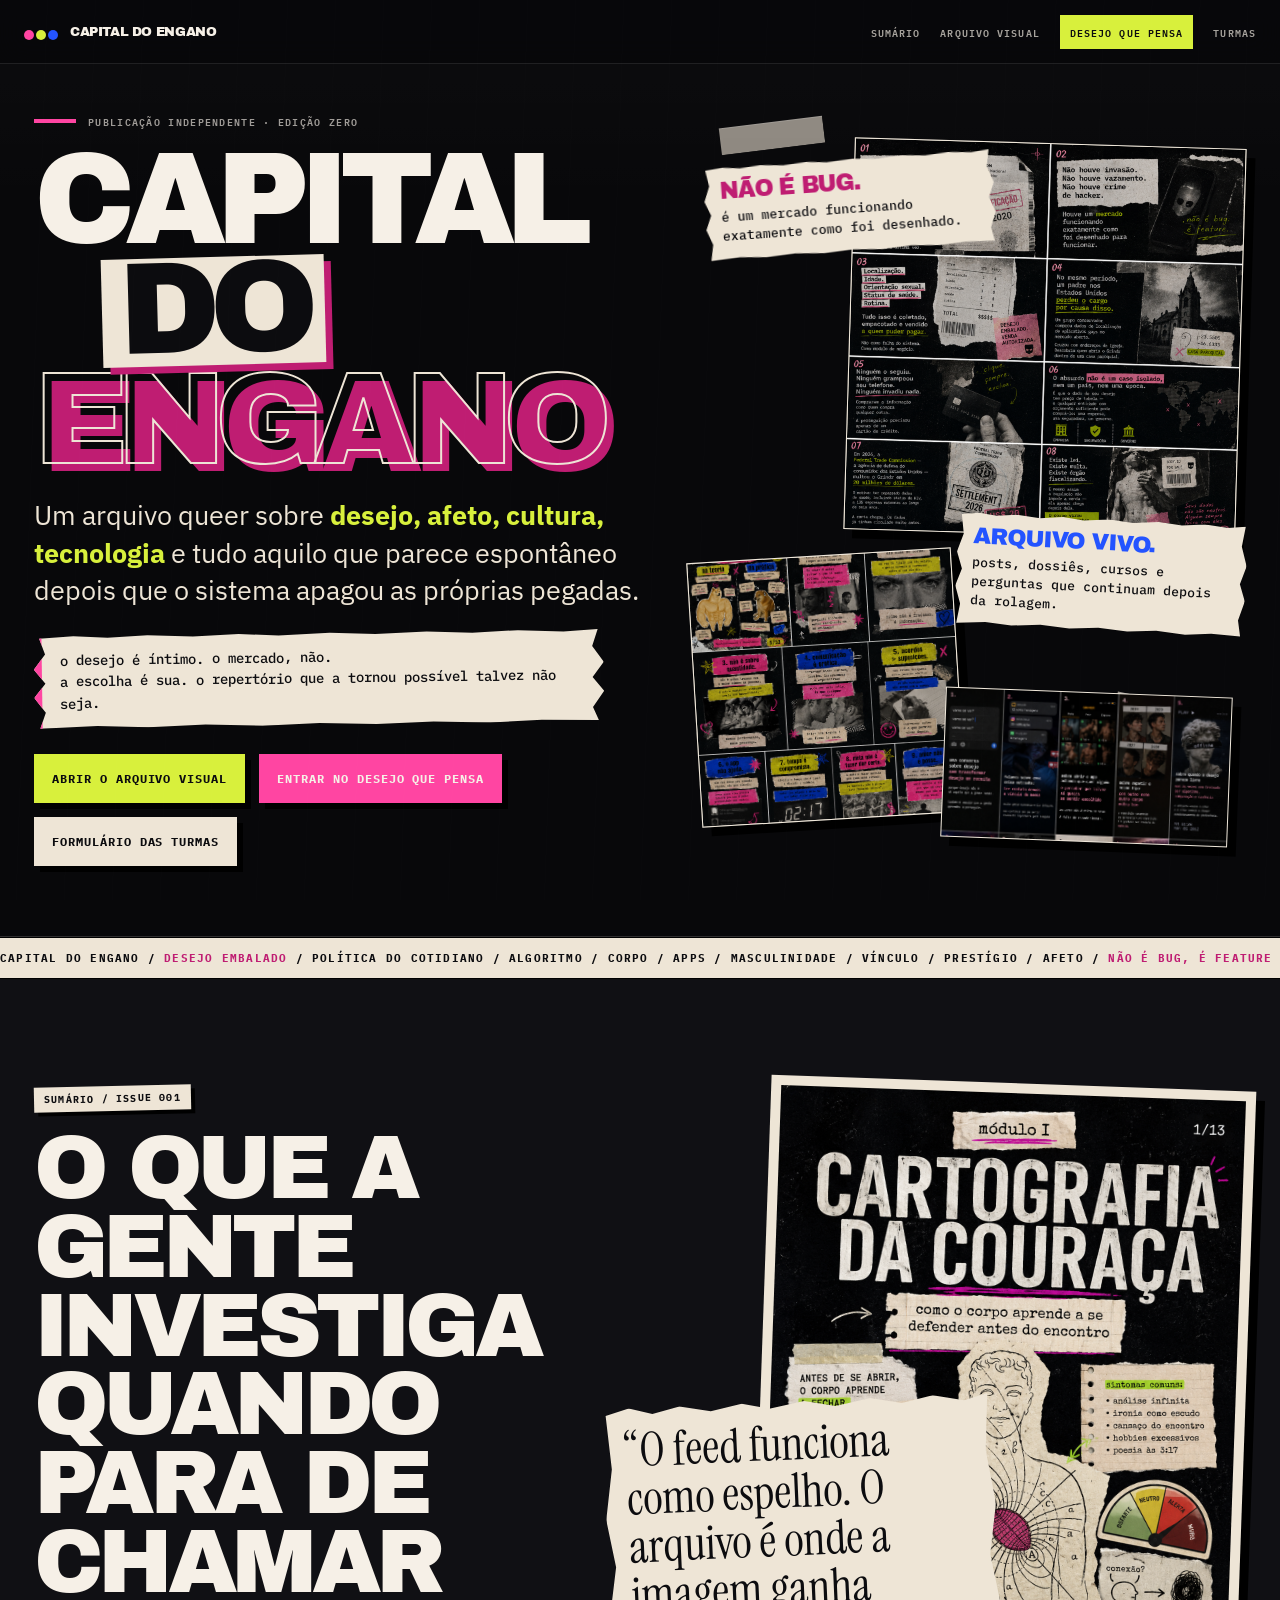
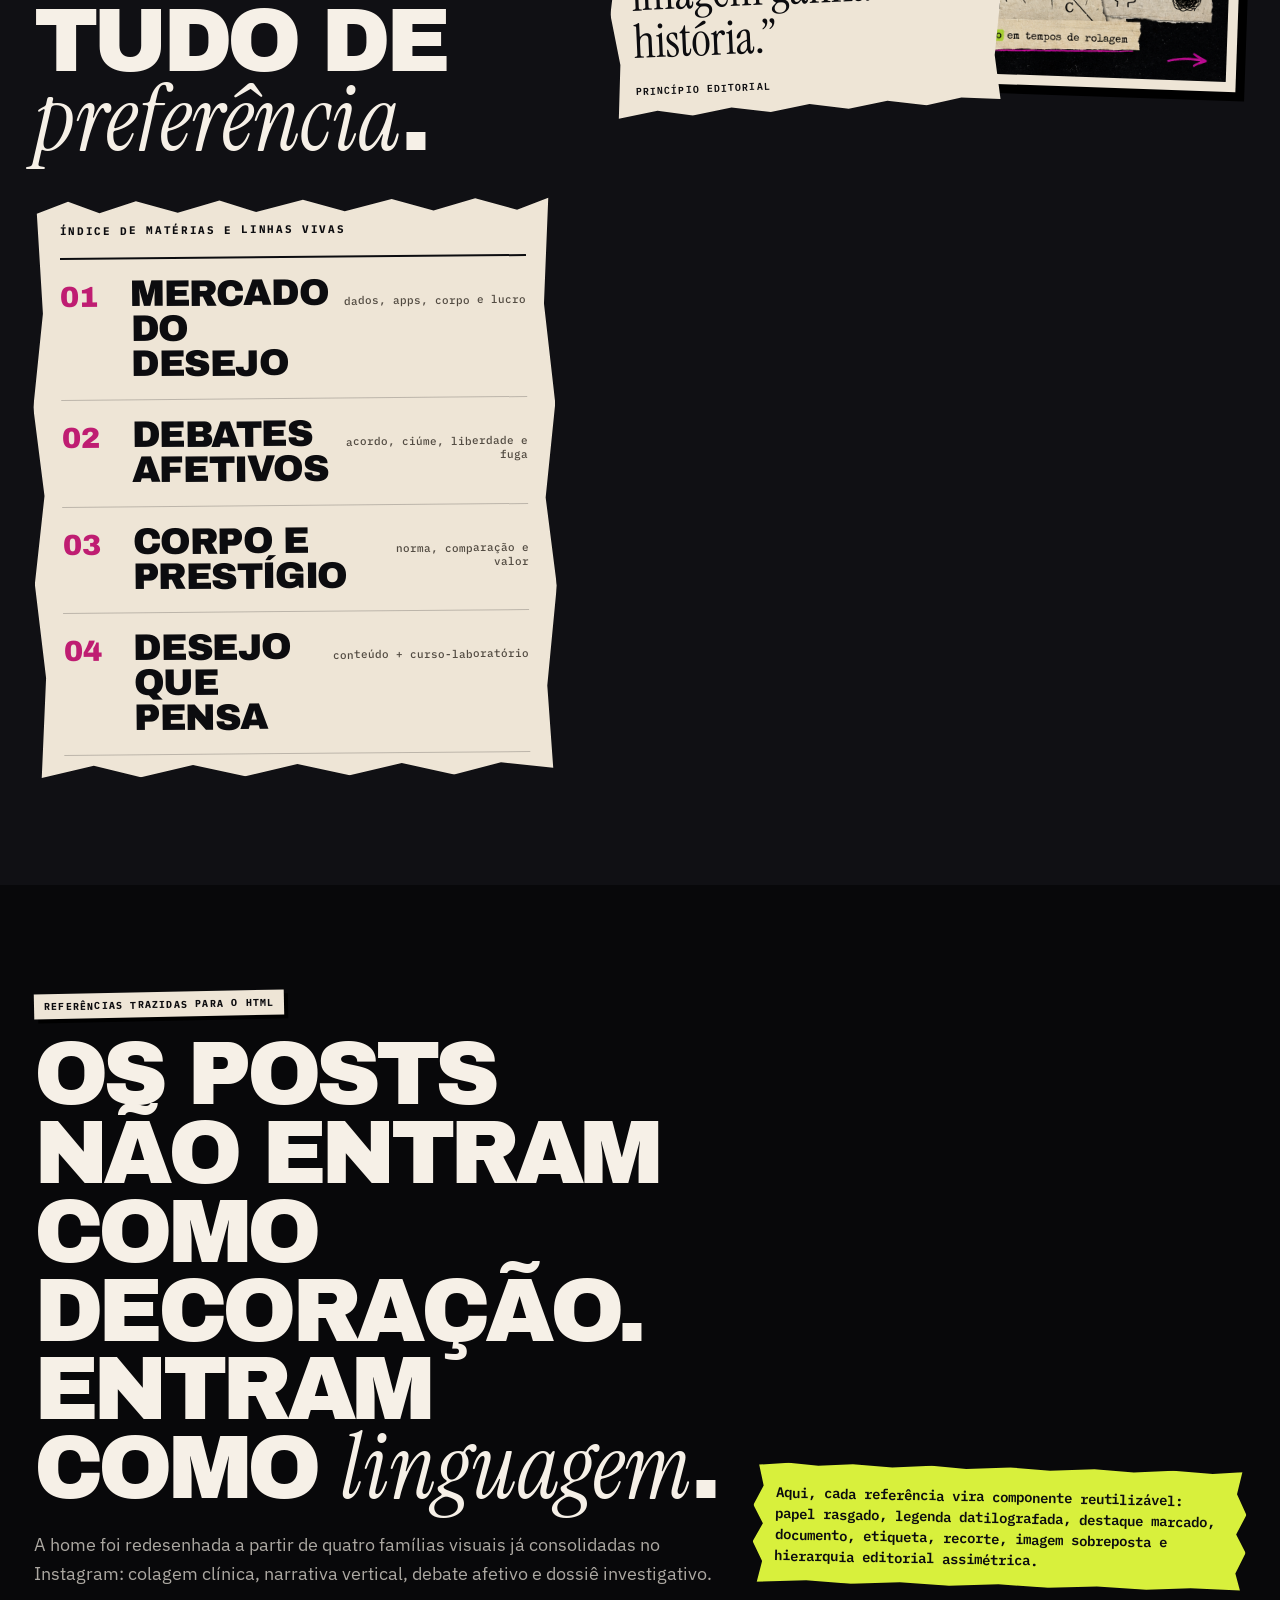
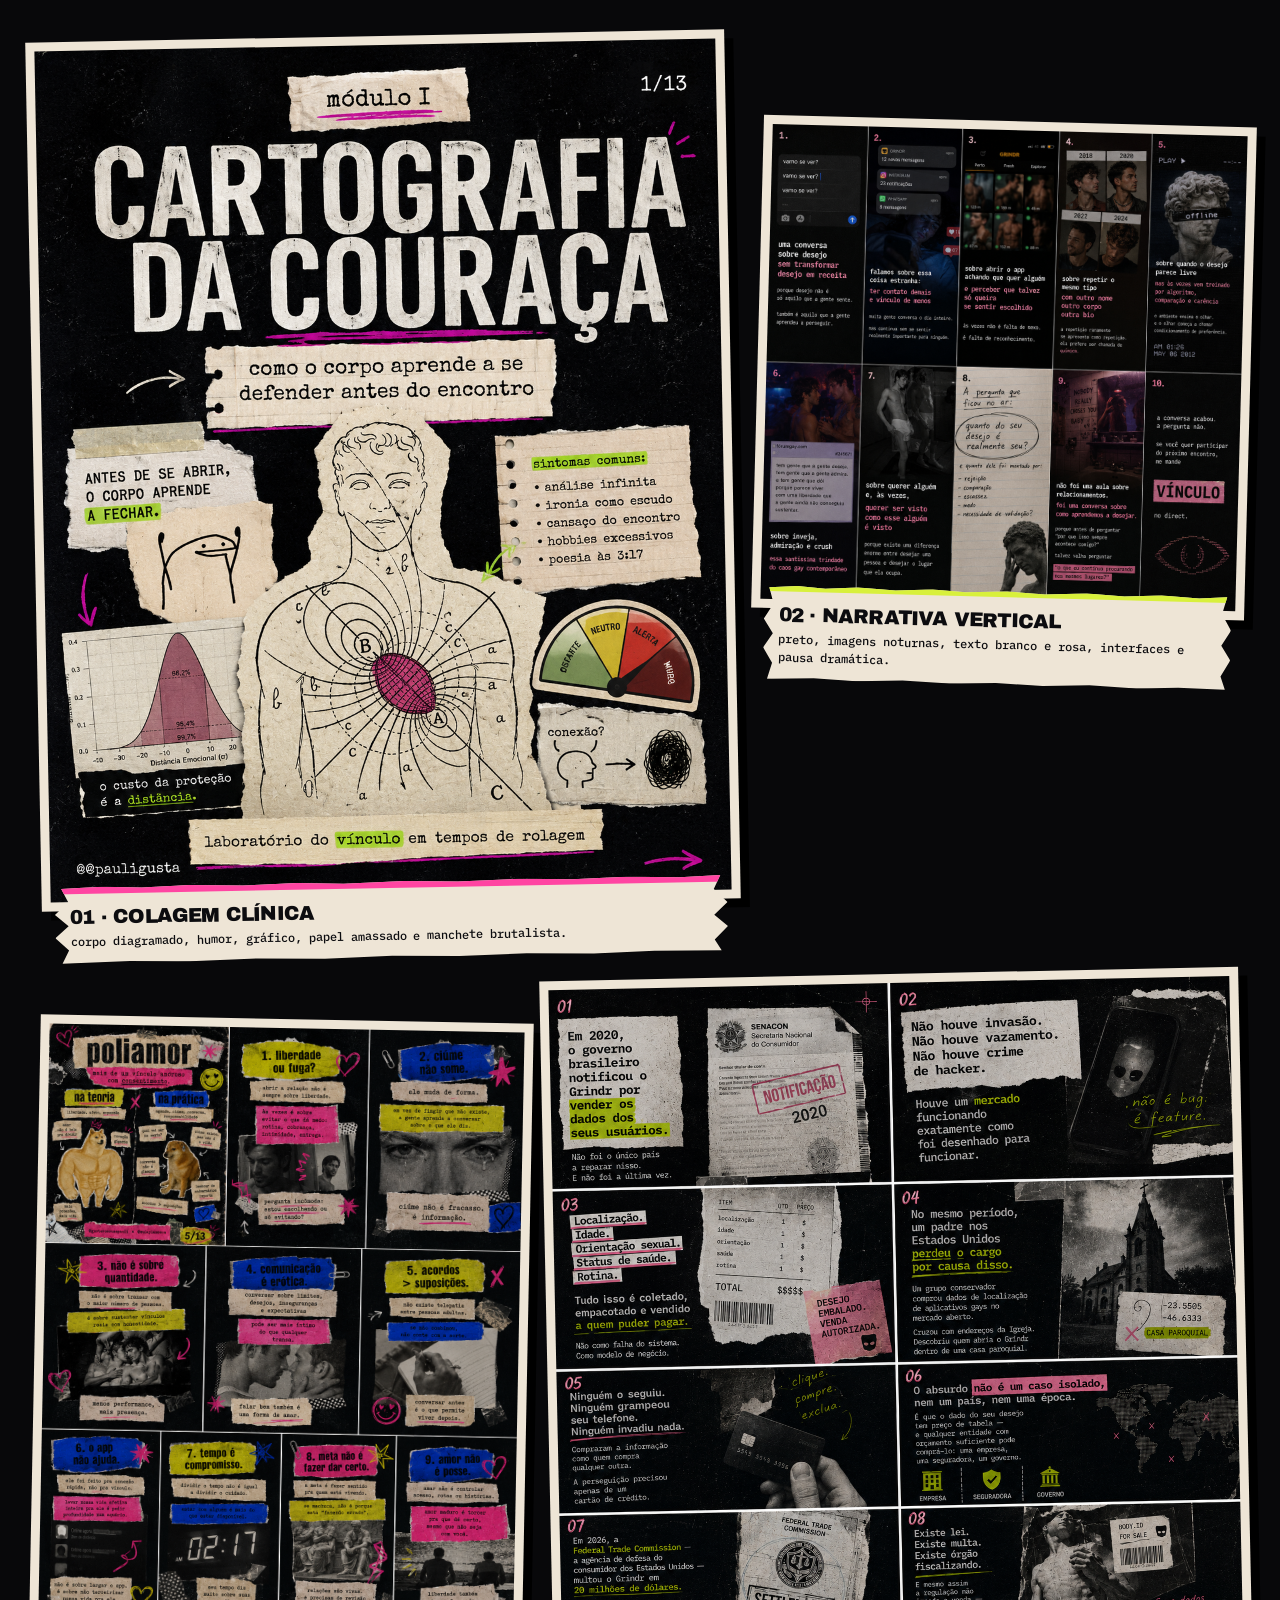
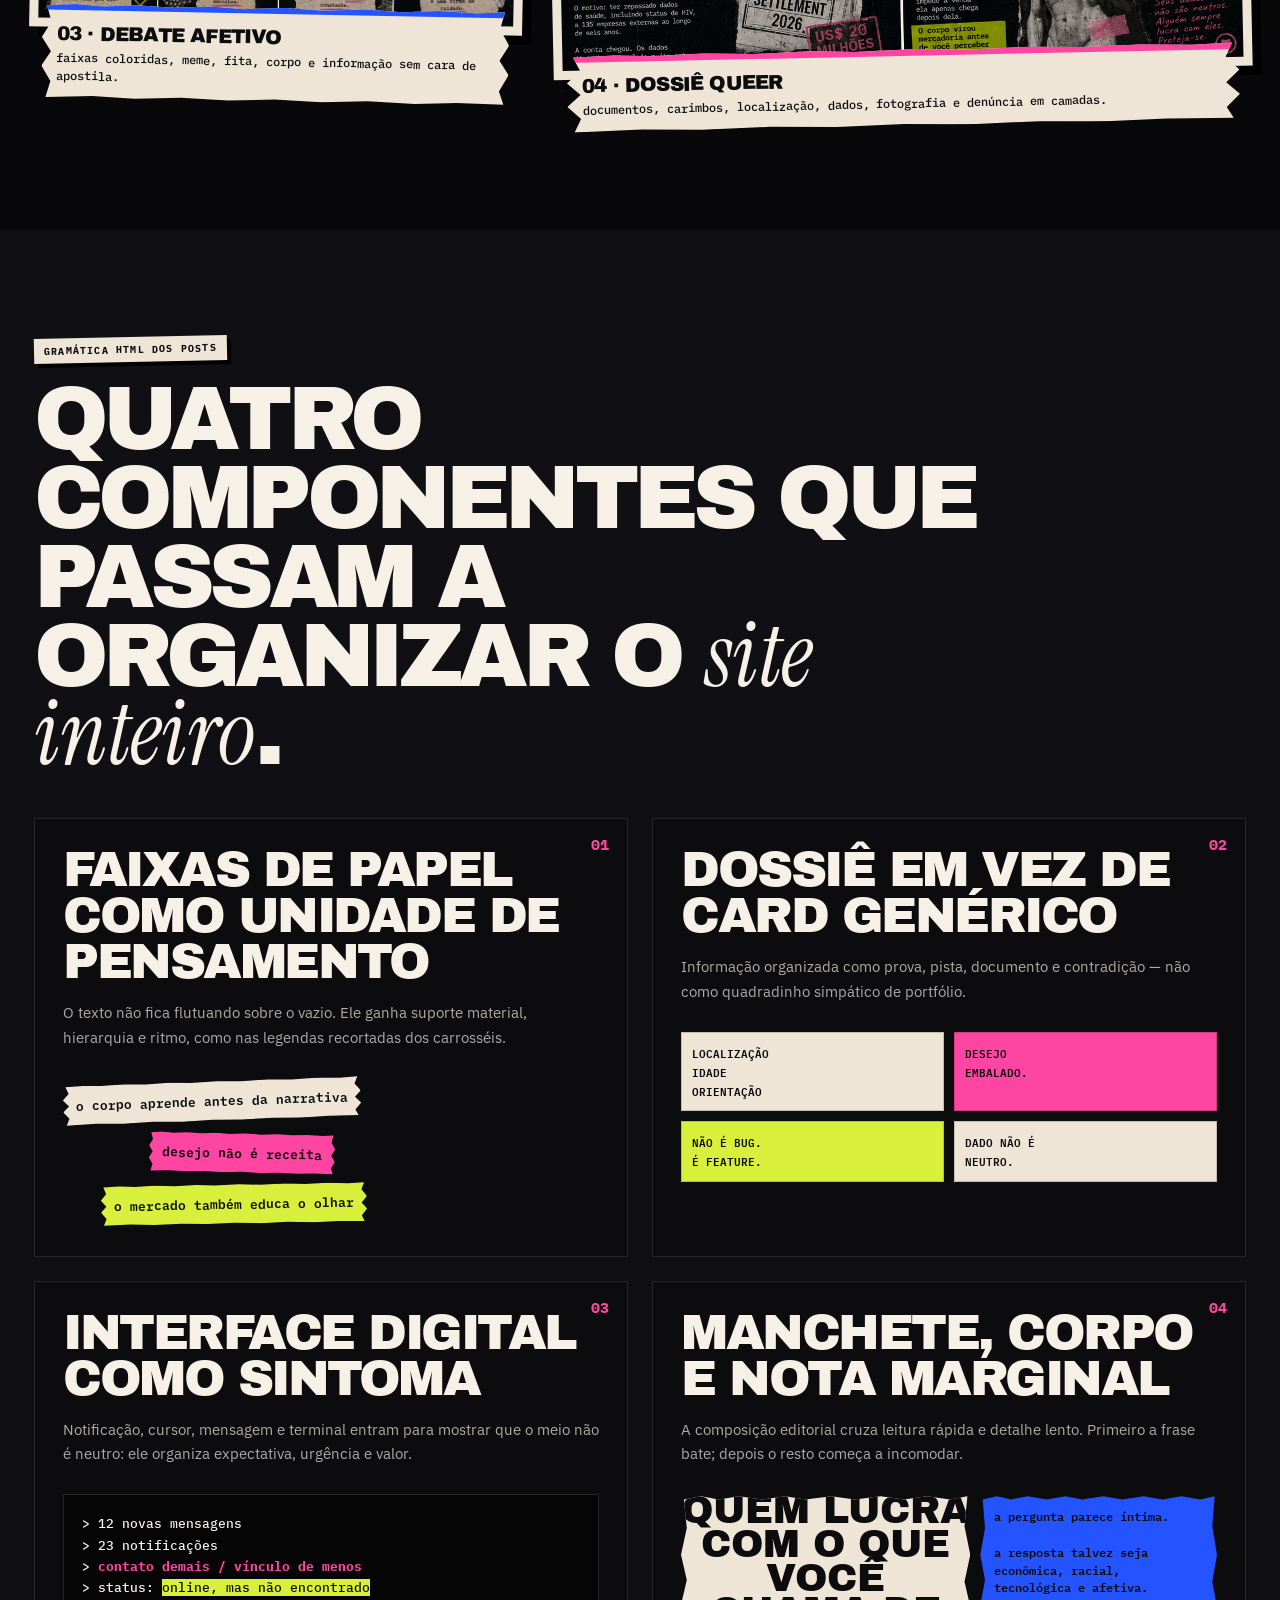
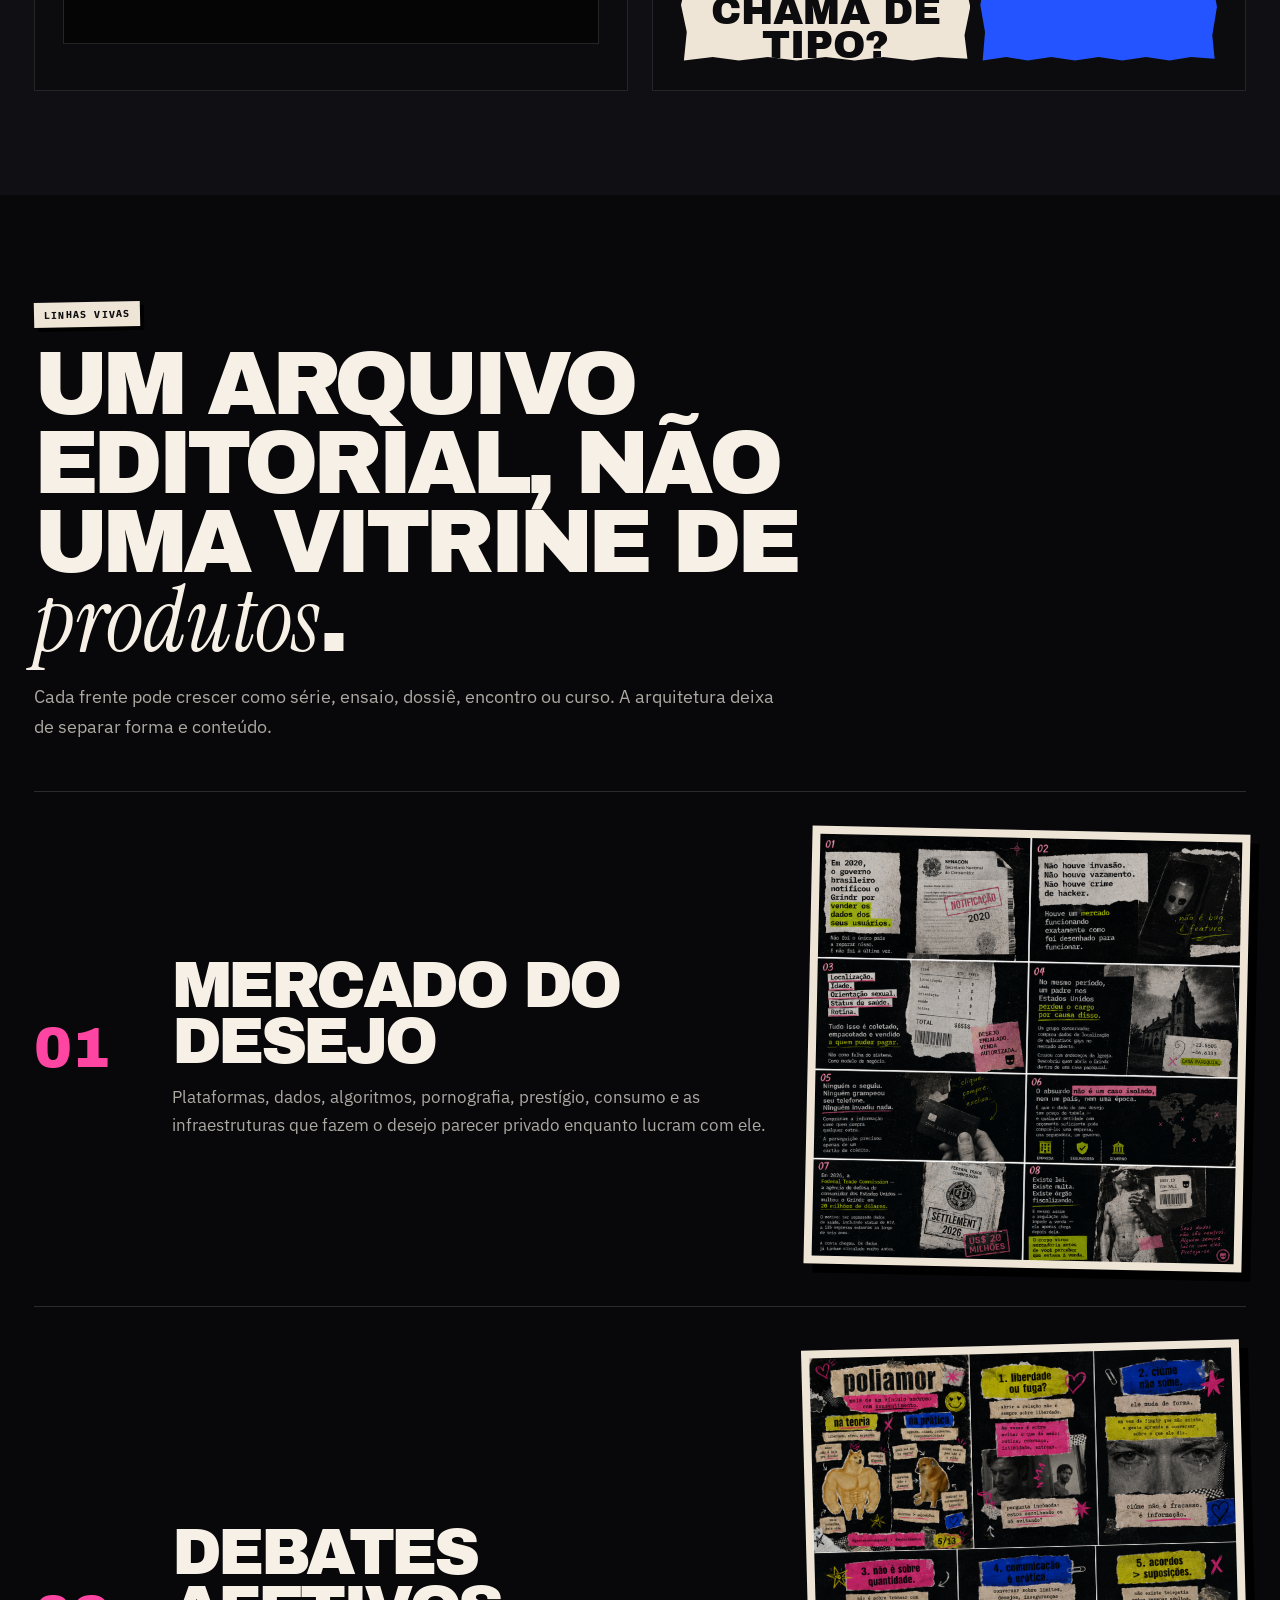
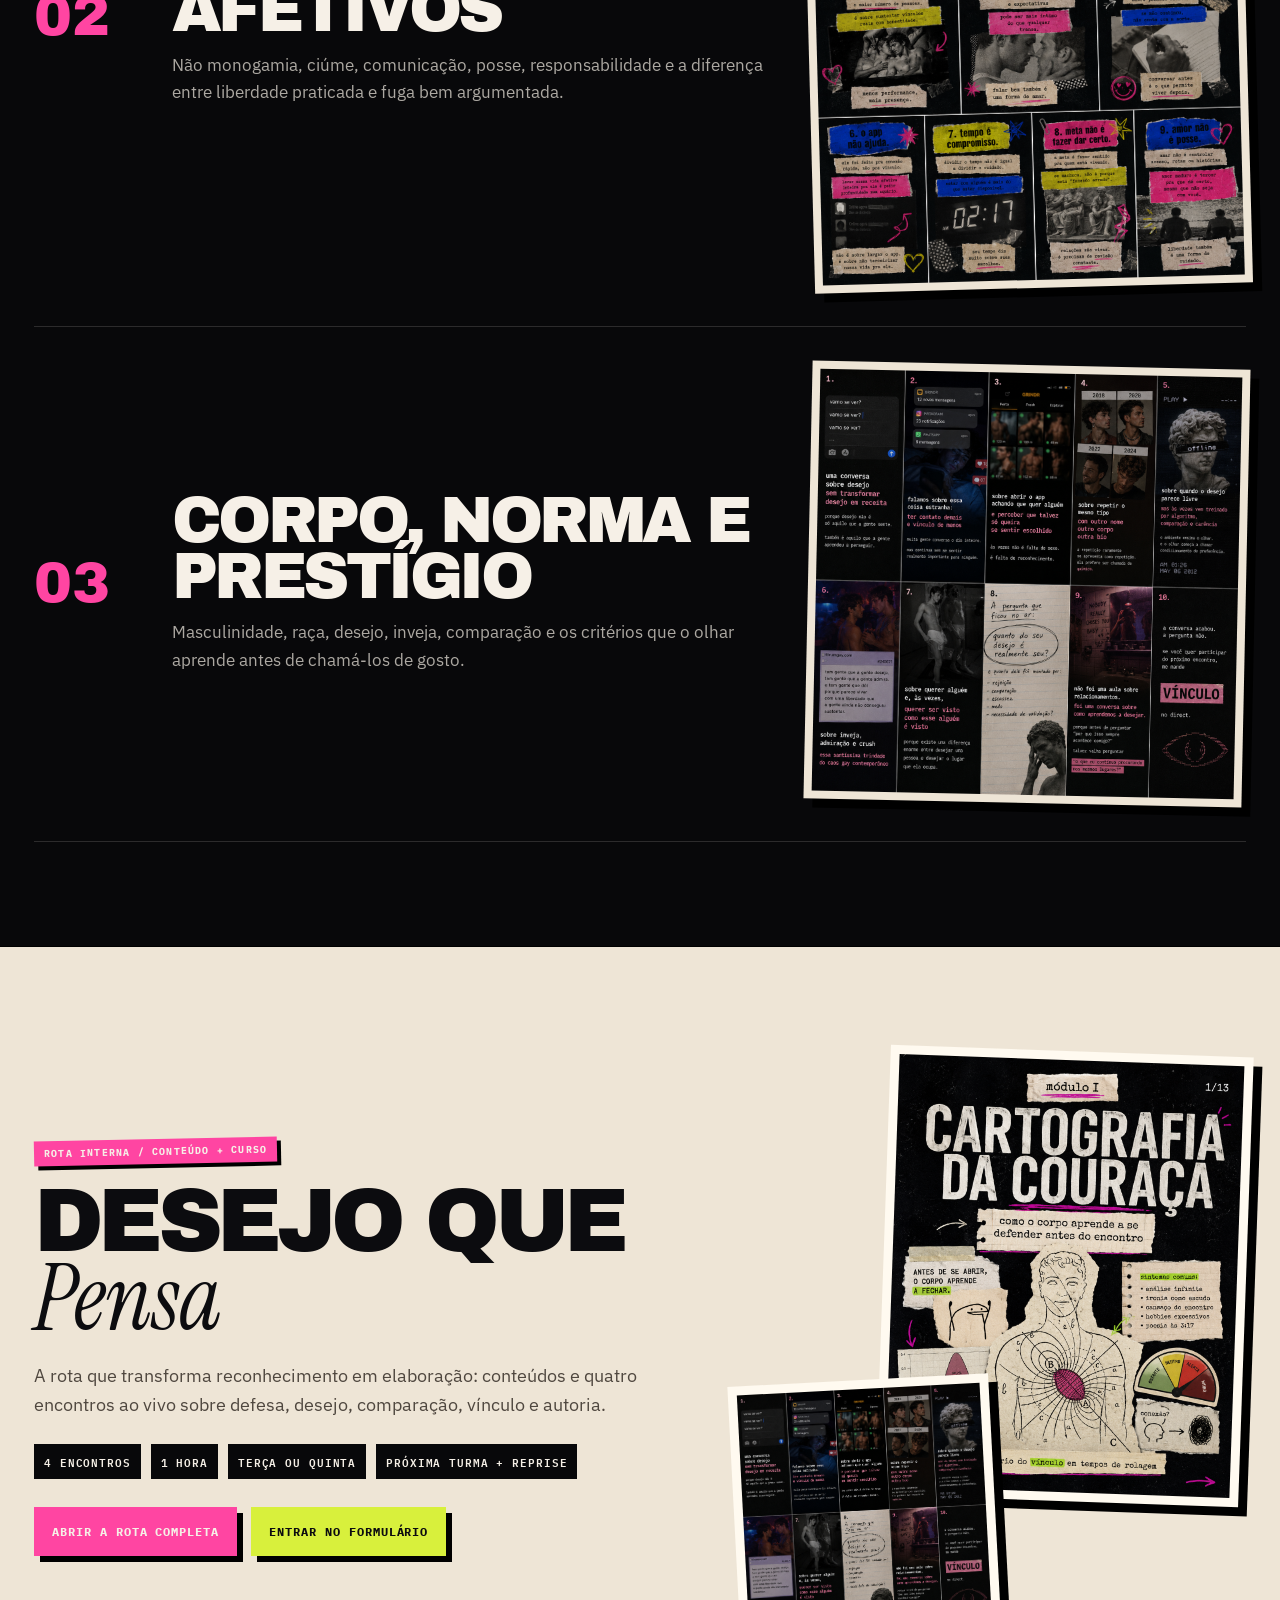
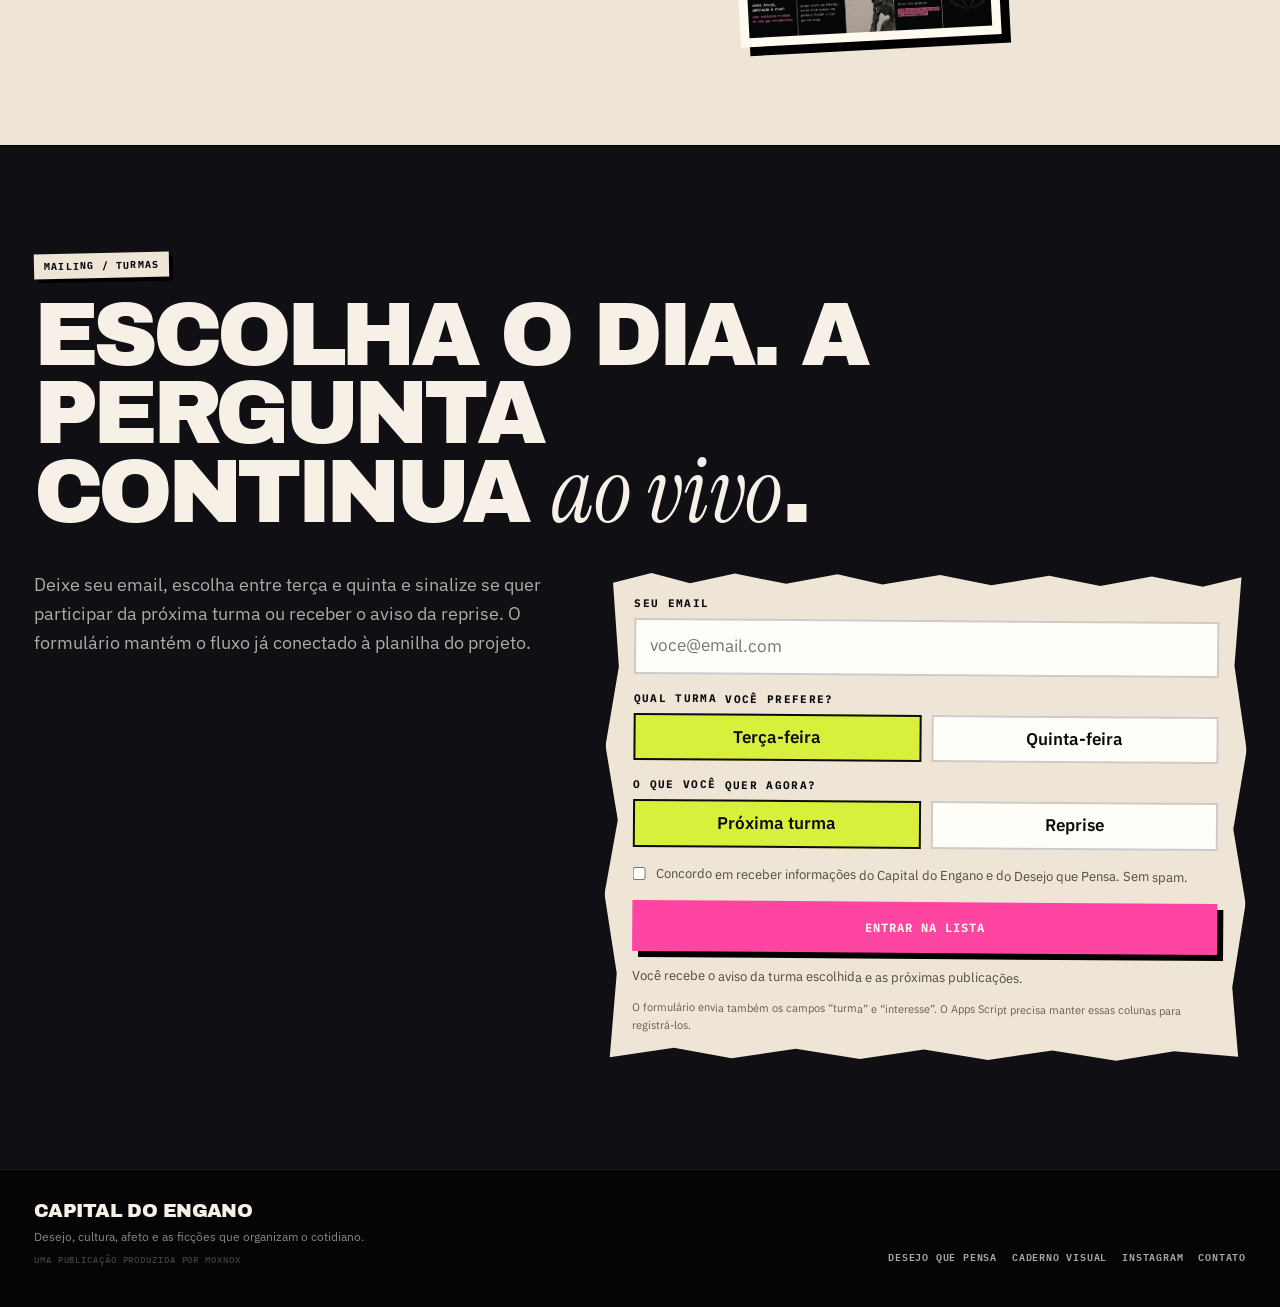
<file: v1.5/index.html>
<!DOCTYPE html>
<!-- Capital do Engano package V1.4.3 · links reais dos posts inseridos -->

<html lang="pt-BR">
<head>
<meta charset="utf-8"/>
<meta content="width=device-width, initial-scale=1.0" name="viewport"/>
<title>Capital do Engano — arquivo editorial</title>
<meta content="Capital do Engano é uma publicação independente sobre desejo, afeto, cultura, tecnologia e as ficções que organizam o cotidiano." name="description"/>
<meta content="#08080a" name="theme-color"/>
<meta content="Capital do Engano" property="og:title"/>
<meta content="O que parece escolha também tem história, mercado, norma e algoritmo." property="og:description"/>
<link href="https://fonts.googleapis.com" rel="preconnect"/>
<link crossorigin="" href="https://fonts.gstatic.com" rel="preconnect"/>
<link href="https://fonts.googleapis.com/css2?family=Archivo+Black&amp;family=IBM+Plex+Mono:ital,wght@0,400;0,500;0,600;0,700;1,500&amp;family=IBM+Plex+Sans:ital,wght@0,400;0,500;0,600;0,700;1,400;1,500&amp;family=Instrument+Serif:ital@0;1&amp;display=swap" rel="stylesheet"/>
<style>
    :root {
      --black: #08080a;
      --black-2: #101014;
      --black-3: #18181d;
      --paper: #eee5d6;
      --paper-dark: #d7ccba;
      --paper-white: #fffaf0;
      --ink: #0c0c0f;
      --white: #f6f0e7;
      --muted: rgba(246,240,231,.69);
      --line: rgba(246,240,231,.15);
      --pink: #ff45a2;
      --pink-dark: #bf1d72;
      --acid: #d8f03c;
      --blue: #2454ff;
      --red: #d83a31;
      --shadow: 9px 9px 0 #000;
      --max: 1280px;
    }

    *, *::before, *::after { box-sizing: border-box; margin: 0; padding: 0; }
    html { scroll-behavior: smooth; scroll-padding-top: 74px; }
    body {
      min-width: 320px;
      overflow-x: hidden;
      color: var(--white);
      background: var(--black);
      font-family: 'IBM Plex Sans', system-ui, sans-serif;
      font-size: 17px;
      line-height: 1.62;
      text-rendering: optimizeLegibility;
      -webkit-font-smoothing: antialiased;
    }
    body::before {
      content: '';
      position: fixed;
      inset: 0;
      z-index: 9999;
      pointer-events: none;
      opacity: .19;
      background-image:
        radial-gradient(circle at 12% 24%, rgba(255,255,255,.07) 0 1px, transparent 1px 4px),
        radial-gradient(circle at 72% 66%, rgba(255,255,255,.04) 0 1px, transparent 1px 5px),
        repeating-linear-gradient(92deg, transparent 0 47px, rgba(255,255,255,.012) 47px 48px);
      mix-blend-mode: screen;
    }
    ::selection { color: var(--ink); background: var(--acid); }
    img { display: block; max-width: 100%; }
    a, button, input { font: inherit; }
    a:focus-visible, button:focus-visible, input:focus-visible {
      outline: 3px solid var(--acid);
      outline-offset: 4px;
    }
    .skip-link {
      position: fixed;
      top: 8px;
      left: 8px;
      z-index: 10000;
      padding: 9px 12px;
      color: var(--ink);
      background: var(--acid);
      font: 700 12px 'IBM Plex Mono', monospace;
      transform: translateY(-160%);
    }
    .skip-link:focus { transform: translateY(0); }
    .container { width: min(100%, var(--max)); margin: 0 auto; padding-inline: 34px; }
    .mono { font-family: 'IBM Plex Mono', monospace; }
    .serif { font-family: 'Instrument Serif', Georgia, serif; }
    .archivo { font-family: 'Archivo Black', sans-serif; }
    .section { position: relative; padding: 104px 0; }

    /* NAV */
    nav {
      position: fixed;
      inset: 0 0 auto 0;
      z-index: 500;
      min-height: 64px;
      display: flex;
      align-items: center;
      justify-content: space-between;
      gap: 24px;
      padding: 0 24px;
      background: rgba(8,8,10,.93);
      border-bottom: 1px solid rgba(255,255,255,.1);
      backdrop-filter: blur(14px);
    }
    .nav-brand {
      display: inline-flex;
      align-items: center;
      gap: 12px;
      color: var(--white);
      text-decoration: none;
      font: 400 13px 'Archivo Black', sans-serif;
      text-transform: uppercase;
      letter-spacing: -.03em;
    }
    .nav-cross {
      position: relative;
      width: 34px;
      height: 12px;
    }
    .nav-cross::before,
    .nav-cross::after {
      content: '';
      position: absolute;
      top: 4px;
      width: 10px;
      height: 10px;
      border-radius: 50%;
    }
    .nav-cross::before { left: 0; background: var(--pink); box-shadow: 12px 0 0 var(--acid), 24px 0 0 var(--blue); }
    .nav-links { display: flex; align-items: center; gap: 20px; list-style: none; }
    .nav-links a {
      color: rgba(246,240,231,.67);
      text-decoration: none;
      font: 600 10px 'IBM Plex Mono', monospace;
      letter-spacing: .11em;
      text-transform: uppercase;
    }
    .nav-links a:hover { color: var(--white); }
    .nav-links .nav-lab {
      padding: 8px 10px;
      color: var(--ink);
      background: var(--acid);
      transform: rotate(-1.2deg);
    }

    /* SHARED ZINE ELEMENTS */
    .paper {
      color: var(--ink);
      background: var(--paper);
      box-shadow: var(--shadow);
    }
    .paper-torn {
      clip-path: polygon(1% 3%, 7% 1%, 13% 3%, 20% 1%, 28% 3%, 36% 1%, 43% 3%, 52% 1%, 60% 3%, 69% 1%, 77% 3%, 85% 1%, 93% 3%, 99% 1%, 98% 19%, 100% 36%, 98% 52%, 100% 67%, 98% 84%, 99% 98%, 89% 97%, 80% 99%, 70% 97%, 60% 99%, 50% 97%, 40% 99%, 30% 97%, 20% 99%, 11% 97%, 1% 99%, 2% 82%, 0 66%, 2% 51%, 0 36%, 2% 20%);
    }
    .tape {
      position: absolute;
      height: 27px;
      width: 104px;
      background: rgba(239,229,214,.58);
      backdrop-filter: blur(2px);
      box-shadow: 0 1px 0 rgba(255,255,255,.14) inset;
    }
    .scribble {
      position: relative;
      display: inline-block;
      z-index: 1;
    }
    .scribble::after {
      content: '';
      position: absolute;
      z-index: -1;
      left: -3%;
      right: -3%;
      bottom: .03em;
      height: .34em;
      background: var(--pink);
      transform: rotate(-1.5deg);
    }
    .marker-acid { background: var(--acid); color: var(--ink); padding: 0 .12em; }
    .marker-pink { background: var(--pink); color: var(--ink); padding: 0 .12em; }
    .marker-blue { background: var(--blue); color: var(--white); padding: 0 .12em; }
    .eyebrow {
      display: inline-flex;
      align-items: center;
      gap: 8px;
      width: fit-content;
      margin-bottom: 18px;
      padding: 6px 10px;
      color: var(--ink);
      background: var(--paper);
      font: 700 10px 'IBM Plex Mono', monospace;
      letter-spacing: .12em;
      text-transform: uppercase;
      box-shadow: 4px 4px 0 #000;
      transform: rotate(-1.2deg);
    }
    .section-title {
      max-width: 980px;
      font: 400 clamp(42px, 7vw, 92px)/.88 'Archivo Black', sans-serif;
      letter-spacing: -.062em;
      text-transform: uppercase;
    }
    .section-title em {
      font-family: 'Instrument Serif', serif;
      font-style: italic;
      font-weight: 400;
      letter-spacing: 0;
      text-transform: none;
    }
    .section-lead { max-width: 760px; margin-top: 22px; color: var(--muted); font-size: 18px; }

    /* HERO — FRONT COVER */
    #hero {
      position: relative;
      isolation: isolate;
      min-height: 100svh;
      padding: 112px 0 70px;
      overflow: hidden;
      background:
        linear-gradient(180deg, rgba(255,255,255,.018), transparent 22%),
        var(--black);
      border-bottom: 1px solid var(--line);
    }
    #hero::before {
      content: 'ISSUE 001 / DESEJO, CULTURA E POLÍTICA DO COTIDIANO / 2026';
      position: absolute;
      left: -215px;
      top: 54%;
      color: rgba(246,240,231,.42);
      font: 700 9px 'IBM Plex Mono', monospace;
      letter-spacing: .16em;
      transform: rotate(-90deg);
    }
    .cover-grid {
      display: grid;
      grid-template-columns: minmax(0, 1.06fr) minmax(420px, .94fr);
      gap: 38px;
      align-items: center;
    }
    .cover-meta {
      display: flex;
      align-items: center;
      gap: 12px;
      margin-bottom: 22px;
      color: rgba(246,240,231,.64);
      font: 600 10px 'IBM Plex Mono', monospace;
      letter-spacing: .13em;
      text-transform: uppercase;
    }
    .cover-meta::before { content: ''; width: 42px; height: 4px; background: var(--pink); }
    h1.cover-title {
      max-width: 830px;
      font: 400 clamp(67px, 10.2vw, 154px)/.72 'Archivo Black', sans-serif;
      letter-spacing: -.083em;
      text-transform: uppercase;
    }
    .cover-title span { display: block; }
    .cover-title .do {
      width: fit-content;
      margin: 11px 0 7px 11%;
      padding: .03em .13em .08em;
      color: var(--ink);
      background: var(--paper);
      box-shadow: 7px 7px 0 var(--pink-dark);
      transform: rotate(-1.5deg);
    }
    .cover-title .engano {
      color: transparent;
      -webkit-text-stroke: 2px var(--paper);
      text-shadow: 8px 8px 0 var(--pink-dark);
    }
    .cover-deck {
      max-width: 650px;
      margin-top: 30px;
      font-size: clamp(19px, 2.2vw, 27px);
      line-height: 1.38;
      color: var(--paper);
    }
    .cover-deck strong { color: var(--acid); }
    .cover-footnote {
      max-width: 570px;
      margin-top: 24px;
      padding: 15px 18px;
      color: var(--ink);
      background: var(--paper);
      border-left: 8px solid var(--pink);
      box-shadow: var(--shadow);
      transform: rotate(-.8deg);
    }
    .cover-footnote p { font: 500 14px/1.52 'IBM Plex Mono', monospace; }
    .cover-actions { display: flex; flex-wrap: wrap; gap: 14px; margin-top: 28px; }
    .btn {
      display: inline-flex;
      align-items: center;
      justify-content: center;
      gap: 9px;
      min-height: 49px;
      padding: 13px 18px;
      border: 0;
      color: var(--ink);
      background: var(--acid);
      text-decoration: none;
      font: 700 12px 'IBM Plex Mono', monospace;
      letter-spacing: .08em;
      text-transform: uppercase;
      box-shadow: 6px 6px 0 #000;
      transition: transform .16s ease, box-shadow .16s ease;
    }
    .btn:hover { transform: translate(2px,2px); box-shadow: 4px 4px 0 #000; }
    .btn.pink { color: var(--white); background: var(--pink); }
    .btn.paper-btn { background: var(--paper); }

    .cover-collage { position: relative; min-height: 720px; }
    .cover-image {
      position: absolute;
      overflow: hidden;
      background: var(--paper);
      border: 1px solid rgba(255,255,255,.12);
      box-shadow: var(--shadow);
    }
    .cover-image img { width: 100%; height: 100%; object-fit: cover; }
    .cover-image.main {
      width: 71%;
      right: 1%;
      top: 2%;
      aspect-ratio: 1 / 1;
      transform: rotate(1.7deg);
    }
    .cover-image.side {
      width: 48%;
      left: 0;
      bottom: 4%;
      aspect-ratio: 1 / 1;
      transform: rotate(-3.5deg);
    }
    .cover-image.strip {
      width: 52%;
      right: 3%;
      bottom: 1%;
      height: 150px;
      transform: rotate(2.2deg);
    }
    .cover-image.strip img { object-position: 50% 16%; }
    .cover-sticker {
      position: absolute;
      z-index: 5;
      max-width: 290px;
      padding: 14px 16px;
      color: var(--ink);
      background: var(--paper);
      box-shadow: var(--shadow);
    }
    .cover-sticker.top { left: 2%; top: 4%; transform: rotate(-4deg); }
    .cover-sticker.middle { right: 0; top: 54%; transform: rotate(3deg); }
    .cover-sticker strong {
      display: block;
      font: 400 23px/.93 'Archivo Black', sans-serif;
      letter-spacing: -.05em;
      text-transform: uppercase;
    }
    .cover-sticker span { display: block; margin-top: 7px; font: 500 13px/1.46 'IBM Plex Mono', monospace; }
    .cover-sticker.top strong { color: var(--pink-dark); }
    .cover-sticker.middle strong { color: var(--blue); }
    .cover-tape-a { top: -7px; left: 26px; transform: rotate(-7deg); }
    .cover-tape-b { right: 28px; bottom: 120px; transform: rotate(12deg); }

    /* RUNNING STRIP */
    .running-strip {
      overflow: hidden;
      color: var(--ink);
      background: var(--paper);
      border-top: 1px solid #000;
      border-bottom: 1px solid #000;
    }
    .running-track {
      display: flex;
      width: max-content;
      gap: 28px;
      padding: 13px 0;
      white-space: nowrap;
      animation: marquee 30s linear infinite;
      font: 700 11px 'IBM Plex Mono', monospace;
      letter-spacing: .11em;
      text-transform: uppercase;
    }
    .running-track b { color: var(--pink-dark); }
    @keyframes marquee { to { transform: translateX(-50%); } }

    /* CONTENTS */
    #sumario { background: var(--black-2); }
    .contents-grid {
      display: grid;
      grid-template-columns: minmax(0, .9fr) minmax(360px, 1.1fr);
      gap: 52px;
      align-items: start;
    }
    .contents-sheet { padding: 28px; transform: rotate(-.5deg); }
    .contents-sheet .mini-title {
      margin-bottom: 20px;
      font: 700 11px 'IBM Plex Mono', monospace;
      letter-spacing: .15em;
      text-transform: uppercase;
    }
    .contents-list { list-style: none; border-top: 2px solid var(--ink); }
    .contents-list li {
      display: grid;
      grid-template-columns: 56px 1fr auto;
      gap: 14px;
      align-items: baseline;
      padding: 18px 0;
      border-bottom: 1px solid rgba(12,12,15,.22);
    }
    .contents-num { font: 400 29px 'Archivo Black', sans-serif; color: var(--pink-dark); }
    .contents-name { font: 400 clamp(24px, 3vw, 37px)/.94 'Archivo Black', sans-serif; letter-spacing: -.04em; text-transform: uppercase; }
    .contents-note { color: #514a41; font: 500 11px 'IBM Plex Mono', monospace; text-align: right; }
    .contents-side { position: relative; min-height: 650px; }
    .contents-side .ref-image {
      position: absolute;
      right: 0;
      width: 76%;
      background: var(--paper);
      padding: 10px;
      box-shadow: var(--shadow);
      transform: rotate(2deg);
    }
    .contents-side .ref-image img { width: 100%; }
    .contents-side .quote-paper {
      position: absolute;
      z-index: 2;
      left: 0;
      bottom: 3%;
      max-width: 390px;
      padding: 22px;
      color: var(--ink);
      background: var(--paper);
      box-shadow: var(--shadow);
      transform: rotate(-2.5deg);
    }
    .quote-paper blockquote {
      font: 400 clamp(29px, 4vw, 47px)/1.02 'Instrument Serif', serif;
    }
    .quote-paper small { display: block; margin-top: 14px; font: 600 10px 'IBM Plex Mono', monospace; text-transform: uppercase; letter-spacing: .11em; }

    /* VISUAL REFERENCES */
    #referencias { overflow: hidden; background: var(--black); }
    .reference-intro {
      display: grid;
      grid-template-columns: minmax(0, 1fr) minmax(300px, .72fr);
      gap: 34px;
      align-items: end;
    }
    .reference-note {
      padding: 19px 22px;
      color: var(--ink);
      background: var(--acid);
      box-shadow: var(--shadow);
      transform: rotate(1.2deg);
      font: 600 14px/1.5 'IBM Plex Mono', monospace;
    }
    .reference-wall {
      display: grid;
      grid-template-columns: repeat(12, 1fr);
      gap: 20px;
      margin-top: 48px;
    }
    .reference-card {
      position: relative;
      overflow: visible;
    }
    .reference-card .image-wrap {
      overflow: hidden;
      background: var(--paper);
      padding: 9px;
      box-shadow: var(--shadow);
    }
    .reference-card img { width: 100%; }
    .reference-card .caption {
      position: relative;
      z-index: 2;
      width: calc(100% - 26px);
      margin: -24px auto 0;
      padding: 14px 15px;
      color: var(--ink);
      background: var(--paper);
      box-shadow: 5px 5px 0 #000;
      font: 500 12px/1.48 'IBM Plex Mono', monospace;
    }
    .reference-card .caption strong { display: block; margin-bottom: 6px; font: 400 20px/.95 'Archivo Black', sans-serif; text-transform: uppercase; letter-spacing: -.04em; }
    .ref-a { grid-column: 1 / span 7; transform: rotate(-1.1deg); }
    .ref-b { grid-column: 8 / span 5; margin-top: 85px; transform: rotate(1.5deg); }
    .ref-c { grid-column: 1 / span 5; margin-top: 40px; transform: rotate(1.1deg); }
    .ref-d { grid-column: 6 / span 7; margin-top: -5px; transform: rotate(-1.2deg); }
    .reference-card .caption.pink { border-top: 7px solid var(--pink); }
    .reference-card .caption.acid { border-top: 7px solid var(--acid); }
    .reference-card .caption.blue { border-top: 7px solid var(--blue); }

    /* HTML GRAMMAR */
    #gramatica { background: var(--black-2); }
    .grammar-grid {
      display: grid;
      grid-template-columns: repeat(2, minmax(0, 1fr));
      gap: 24px;
      margin-top: 44px;
    }
    .grammar-card {
      position: relative;
      min-height: 360px;
      padding: 28px;
      overflow: hidden;
      border: 1px solid rgba(255,255,255,.1);
      background: #0c0c0f;
    }
    .grammar-card::before {
      content: attr(data-index);
      position: absolute;
      top: 16px;
      right: 18px;
      color: var(--pink);
      font: 700 15px 'IBM Plex Mono', monospace;
    }
    .grammar-card h3 {
      max-width: 560px;
      font: 400 clamp(30px, 4vw, 50px)/.92 'Archivo Black', sans-serif;
      letter-spacing: -.05em;
      text-transform: uppercase;
    }
    .grammar-card p { max-width: 600px; margin-top: 16px; color: var(--muted); font-size: 15px; }
    .grammar-demo { position: relative; margin-top: 28px; min-height: 150px; }
    .demo-strip {
      position: absolute;
      padding: 9px 13px;
      color: var(--ink);
      background: var(--paper);
      box-shadow: 5px 5px 0 #000;
      font: 600 13px 'IBM Plex Mono', monospace;
    }
    .demo-strip.one { left: 0; top: 3px; transform: rotate(-2deg); }
    .demo-strip.two { left: 16%; top: 55px; background: var(--pink); transform: rotate(1.3deg); }
    .demo-strip.three { left: 7%; top: 106px; background: var(--acid); transform: rotate(-1deg); }
    .dossier-demo {
      display: grid;
      grid-template-columns: 1fr 1fr;
      gap: 10px;
      max-width: 540px;
    }
    .dossier-demo span {
      padding: 10px;
      color: var(--ink);
      background: var(--paper);
      border: 1px solid rgba(0,0,0,.18);
      font: 600 11px 'IBM Plex Mono', monospace;
    }
    .dossier-demo span:nth-child(2) { background: var(--pink); }
    .dossier-demo span:nth-child(3) { background: var(--acid); }
    .terminal-demo {
      max-width: 560px;
      padding: 18px;
      border: 1px solid rgba(255,255,255,.13);
      background: #050506;
      font: 500 13px/1.62 'IBM Plex Mono', monospace;
    }
    .terminal-demo b { color: var(--pink); }
    .terminal-demo mark { color: var(--ink); background: var(--acid); }
    .poster-demo {
      display: grid;
      grid-template-columns: 1.1fr .9fr;
      gap: 10px;
      max-width: 560px;
    }
    .poster-demo .big {
      display: grid;
      place-items: center;
      min-height: 140px;
      color: var(--ink);
      background: var(--paper);
      font: 400 39px/.86 'Archivo Black', sans-serif;
      text-align: center;
      text-transform: uppercase;
      box-shadow: 5px 5px 0 #000;
    }
    .poster-demo .small {
      padding: 14px;
      color: var(--ink);
      background: var(--blue);
      box-shadow: 5px 5px 0 #000;
      font: 600 12px/1.48 'IBM Plex Mono', monospace;
    }

    /* EDITORIAL LINES */
    #editorias { background: var(--black); }
    .feature-list { margin-top: 50px; }
    .feature {
      display: grid;
      grid-template-columns: 110px minmax(0, 1fr) minmax(300px, .72fr);
      gap: 28px;
      align-items: center;
      padding: 38px 0;
      border-top: 1px solid var(--line);
    }
    .feature:last-child { border-bottom: 1px solid var(--line); }
    .feature-index { font: 400 57px/.9 'Archivo Black', sans-serif; color: var(--pink); }
    .feature h3 { font: 400 clamp(34px, 5vw, 67px)/.88 'Archivo Black', sans-serif; letter-spacing: -.055em; text-transform: uppercase; }
    .feature p { max-width: 660px; margin-top: 14px; color: var(--muted); }
    .feature-media {
      background: var(--paper);
      padding: 8px;
      box-shadow: var(--shadow);
      transform: rotate(1.2deg);
    }
    .feature:nth-child(even) .feature-media { transform: rotate(-1.5deg); }

    /* DQP CALL */
    #dqp {
      overflow: hidden;
      background: var(--paper);
      color: var(--ink);
      border-top: 1px solid #000;
      border-bottom: 1px solid #000;
    }
    .dqp-grid {
      display: grid;
      grid-template-columns: minmax(0, 1fr) minmax(360px, .78fr);
      gap: 44px;
      align-items: center;
    }
    #dqp .eyebrow { color: var(--white); background: var(--pink); }
    #dqp .section-title { color: var(--ink); }
    #dqp .section-lead { color: #4f473f; }
    .dqp-points { display: flex; flex-wrap: wrap; gap: 10px; margin-top: 24px; }
    .dqp-points span {
      padding: 8px 10px;
      color: var(--white);
      background: var(--black);
      font: 600 11px 'IBM Plex Mono', monospace;
      text-transform: uppercase;
      letter-spacing: .08em;
    }
    .dqp-art {
      position: relative;
      min-height: 590px;
    }
    .dqp-art .one,
    .dqp-art .two {
      position: absolute;
      background: var(--paper-white);
      padding: 9px;
      box-shadow: var(--shadow);
    }
    .dqp-art .one { width: 71%; right: 0; top: 0; transform: rotate(2deg); }
    .dqp-art .two { width: 51%; left: 0; bottom: 0; transform: rotate(-3deg); }

    /* MAILING */
    #mailing { background: var(--black-2); }
    .mailing-grid {
      display: grid;
      grid-template-columns: minmax(0, .82fr) minmax(360px, 1fr);
      gap: 45px;
      align-items: start;
      margin-top: 38px;
    }
    .mailing-copy { max-width: 600px; }
    .mailing-copy p { color: var(--muted); font-size: 18px; }
    .form-shell {
      padding: 28px;
      color: var(--ink);
      background: var(--paper);
      box-shadow: var(--shadow);
      transform: rotate(.4deg);
    }
    .field { margin-bottom: 17px; }
    .label { display: block; margin-bottom: 8px; font: 700 11px 'IBM Plex Mono', monospace; letter-spacing: .12em; text-transform: uppercase; }
    .input {
      width: 100%;
      min-height: 49px;
      padding: 12px 14px;
      color: var(--ink);
      background: #fffdf8;
      border: 2px solid rgba(0,0,0,.2);
    }
    .toggle-grid,
    .interest-grid { display: grid; grid-template-columns: repeat(2, 1fr); gap: 10px; }
    .choice,
    .interest { position: relative; }
    .choice input,
    .interest input { position: absolute; opacity: 0; }
    .choice label,
    .interest label {
      display: flex;
      align-items: center;
      justify-content: center;
      min-height: 46px;
      padding: 8px;
      background: #fffdf8;
      border: 2px solid rgba(0,0,0,.2);
      cursor: pointer;
      font-weight: 600;
      text-align: center;
    }
    .choice input:checked + label,
    .interest input:checked + label { background: var(--acid); border-color: var(--ink); }
    .consent { display: flex; align-items: flex-start; gap: 10px; color: #514a42; font-size: 13px; line-height: 1.48; }
    .consent input { margin-top: 3px; accent-color: var(--pink); }
    .submit-btn {
      width: 100%;
      min-height: 51px;
      border: 0;
      color: var(--white);
      background: var(--pink);
      cursor: pointer;
      font: 700 12px 'IBM Plex Mono', monospace;
      letter-spacing: .08em;
      text-transform: uppercase;
      box-shadow: 6px 6px 0 #000;
    }
    .form-msg { min-height: 22px; margin-top: 14px; color: #514a42; font-size: 13px; }
    .micro-note { margin-top: 12px; color: #665d54; font-size: 11px; }

    footer {
      padding: 30px 0 42px;
      color: var(--white);
      background: #050506;
      border-top: 1px solid rgba(255,255,255,.09);
    }
    .footer-inner { display: flex; align-items: flex-end; justify-content: space-between; gap: 28px; }
    .footer-brand strong { display: block; font: 400 19px 'Archivo Black', sans-serif; text-transform: uppercase; letter-spacing: -.03em; }
    .footer-brand span { display: block; margin-top: 6px; color: rgba(246,240,231,.55); font-size: 12px; }
    .moxnox { display: block; margin-top: 8px; color: rgba(246,240,231,.25); font: 500 9px 'IBM Plex Mono', monospace; letter-spacing: .1em; text-transform: uppercase; }
    .footer-links { display: flex; flex-wrap: wrap; gap: 15px; justify-content: flex-end; }
    .footer-links a { color: rgba(246,240,231,.7); text-decoration: none; font: 600 10px 'IBM Plex Mono', monospace; letter-spacing: .08em; text-transform: uppercase; }
    .footer-links a:hover { color: var(--acid); }

    @media (prefers-reduced-motion: reduce) {
      html { scroll-behavior: auto; }
      .running-track { animation: none; }
    }
    @media (max-width: 1050px) {
      .cover-grid,
      .contents-grid,
      .reference-intro,
      .dqp-grid,
      .mailing-grid { grid-template-columns: 1fr; }
      .cover-collage { min-height: 690px; }
      .contents-side { min-height: 690px; }
      .feature { grid-template-columns: 88px 1fr; }
      .feature-media { grid-column: 2; max-width: 520px; }
    }
    @media (max-width: 760px) {
      .container { padding-inline: 18px; }
      .section { padding: 82px 0; }
      nav { padding-inline: 14px; }
      .nav-links .hide-sm { display: none; }
      .cover-grid { gap: 28px; }
      h1.cover-title { font-size: clamp(61px, 19vw, 102px); }
      .cover-title .do { margin-left: 5%; }
      .cover-collage { min-height: 560px; }
      .cover-image.main { width: 74%; }
      .cover-image.side { width: 49%; }
      .cover-image.strip { height: 112px; }
      .cover-sticker { max-width: 220px; padding: 11px 12px; }
      .cover-sticker strong { font-size: 18px; }
      .cover-sticker span { font-size: 11px; }
      .contents-list li { grid-template-columns: 46px 1fr; }
      .contents-note { grid-column: 2; text-align: left; }
      .contents-side { min-height: 590px; }
      .reference-wall { display: block; }
      .reference-card { margin-top: 28px !important; transform: none !important; }
      .grammar-grid { grid-template-columns: 1fr; }
      .feature { grid-template-columns: 1fr; }
      .feature-media { grid-column: auto; }
      .feature-index { font-size: 40px; }
      .dqp-art { min-height: 500px; }
      .toggle-grid,
      .interest-grid { grid-template-columns: 1fr; }
      .footer-inner { flex-direction: column; align-items: flex-start; }
      .footer-links { justify-content: flex-start; }
    }
  
    .ig-post-link { display: block; color: inherit; text-decoration: none; }
    .ig-post-link img { transition: filter .18s ease, transform .18s ease; }
    .ig-post-link:hover img { filter: saturate(.92) contrast(1.08); }
    .ig-post-link:focus-visible { outline: 3px solid var(--acid); outline-offset: 4px; }
</style>
</head>
<body>
<a class="skip-link" href="#main">Ir para o conteúdo</a>
<nav aria-label="Navegação principal">
<a class="nav-brand" href="#hero"><span aria-hidden="true" class="nav-cross"></span>Capital do Engano</a>
<ul class="nav-links">
<li class="hide-sm"><a href="#sumario">Sumário</a></li>
<li class="hide-sm"><a href="#referencias">Arquivo visual</a></li>
<li><a class="nav-lab" href="desejo-que-pensa/index.html">Desejo que Pensa</a></li>
<li><a href="#mailing">Turmas</a></li>
</ul>
</nav>
<main id="main">
<section id="hero">
<div class="container cover-grid">
<div>
<div class="cover-meta">publicação independente · edição zero</div>
<h1 class="cover-title">
<span>Capital</span>
<span class="do">do</span>
<span class="engano">Engano</span>
</h1>
<p class="cover-deck">Um arquivo queer sobre <strong>desejo, afeto, cultura, tecnologia</strong> e tudo aquilo que parece espontâneo depois que o sistema apagou as próprias pegadas.</p>
<div class="cover-footnote paper-torn">
<p>o desejo é íntimo. o mercado, não.<br/>a escolha é sua. o repertório que a tornou possível talvez não seja.</p>
</div>
<div class="cover-actions">
<a class="btn" href="#referencias">Abrir o arquivo visual</a>
<a class="btn pink" href="desejo-que-pensa/index.html">Entrar no Desejo que Pensa</a>
<a class="btn paper-btn" href="#mailing">Formulário das turmas</a>
</div>
</div>
<div aria-hidden="true" class="cover-collage">
<span class="tape cover-tape-a"></span>
<span class="tape cover-tape-b"></span>
<div class="cover-image main"><a aria-label="Abrir no Instagram o post sobre dados, apps e desejo" class="ig-post-link" href="https://www.instagram.com/p/DaJt7K4jVhq/" rel="noopener noreferrer" target="_blank" title="Abrir no Instagram o post sobre dados, apps e desejo"><img alt="" src="assets/grindr-carousel.png"/></a></div>
<div class="cover-image side"><img alt="" src="assets/poliamor-carousel.png"/></div>
<div class="cover-image strip"><a aria-label="Abrir no Instagram o carrossel Desejo que Pensa" class="ig-post-link" href="https://www.instagram.com/p/DaZJoE9jdEI/" rel="noopener noreferrer" target="_blank" title="Abrir no Instagram o carrossel Desejo que Pensa"><img alt="" src="assets/dqp-carousel.png"/></a></div>
<div class="cover-sticker top paper-torn">
<strong>não é bug.</strong>
<span>é um mercado funcionando exatamente como foi desenhado.</span>
</div>
<div class="cover-sticker middle paper-torn">
<strong>arquivo vivo.</strong>
<span>posts, dossiês, cursos e perguntas que continuam depois da rolagem.</span>
</div>
</div>
</div>
</section>
<div aria-hidden="true" class="running-strip">
<div class="running-track">
<span>capital do engano / <b>desejo embalado</b> / política do cotidiano / algoritmo / corpo / apps / masculinidade / vínculo / prestígio / afeto / <b>não é bug, é feature</b> /</span>
<span>capital do engano / <b>desejo embalado</b> / política do cotidiano / algoritmo / corpo / apps / masculinidade / vínculo / prestígio / afeto / <b>não é bug, é feature</b> /</span>
</div>
</div>
<section class="section" id="sumario">
<div class="container contents-grid">
<div>
<span class="eyebrow">sumário / issue 001</span>
<h2 class="section-title">O que a gente investiga quando para de chamar tudo de <em>preferência</em>.</h2>
<div class="contents-sheet paper paper-torn" style="margin-top:34px;">
<div class="mini-title">índice de matérias e linhas vivas</div>
<ol class="contents-list">
<li><span class="contents-num">01</span><span class="contents-name">Mercado do desejo</span><span class="contents-note">dados, apps, corpo e lucro</span></li>
<li><span class="contents-num">02</span><span class="contents-name">Debates afetivos</span><span class="contents-note">acordo, ciúme, liberdade e fuga</span></li>
<li><span class="contents-num">03</span><span class="contents-name">Corpo e prestígio</span><span class="contents-note">norma, comparação e valor</span></li>
<li><span class="contents-num">04</span><span class="contents-name">Desejo que Pensa</span><span class="contents-note">conteúdo + curso-laboratório</span></li>
</ol>
</div>
</div>
<div class="contents-side">
<div class="ref-image"><a aria-label="Abrir no Instagram o post Cartografia da Couraça" class="ig-post-link" href="https://www.instagram.com/p/DagaPlej9QJ/" rel="noopener noreferrer" target="_blank" title="Abrir no Instagram o post Cartografia da Couraça"><img alt="Capa do módulo Cartografia da Couraça" src="assets/dqp-modulo1.png"/></a></div>
<div class="quote-paper paper-torn">
<blockquote>“O feed funciona como espelho. O arquivo é onde a imagem ganha história.”</blockquote>
<small>princípio editorial</small>
</div>
</div>
</div>
</section>
<section class="section" id="referencias">
<div class="container">
<div class="reference-intro">
<div>
<span class="eyebrow">referências trazidas para o HTML</span>
<h2 class="section-title">Os posts não entram como decoração. Entram como <em>linguagem</em>.</h2>
<p class="section-lead">A home foi redesenhada a partir de quatro famílias visuais já consolidadas no Instagram: colagem clínica, narrativa vertical, debate afetivo e dossiê investigativo.</p>
</div>
<div class="reference-note paper-torn">Aqui, cada referência vira componente reutilizável: papel rasgado, legenda datilografada, destaque marcado, documento, etiqueta, recorte, imagem sobreposta e hierarquia editorial assimétrica.</div>
</div>
<div class="reference-wall">
<article class="reference-card ref-a">
<div class="image-wrap"><a aria-label="Abrir no Instagram o post Cartografia da Couraça" class="ig-post-link" href="https://www.instagram.com/p/DagaPlej9QJ/" rel="noopener noreferrer" target="_blank" title="Abrir no Instagram o post Cartografia da Couraça"><img alt="Referência visual Cartografia da Couraça" src="assets/dqp-modulo1.png"/></a></div>
<div class="caption pink paper-torn"><strong>01 · colagem clínica</strong>corpo diagramado, humor, gráfico, papel amassado e manchete brutalista.</div>
</article>
<article class="reference-card ref-b">
<div class="image-wrap"><a aria-label="Abrir no Instagram o carrossel Desejo que Pensa" class="ig-post-link" href="https://www.instagram.com/p/DaZJoE9jdEI/" rel="noopener noreferrer" target="_blank" title="Abrir no Instagram o carrossel Desejo que Pensa"><img alt="Referência visual do carrossel Desejo que Pensa" src="assets/dqp-carousel.png"/></a></div>
<div class="caption acid paper-torn"><strong>02 · narrativa vertical</strong>preto, imagens noturnas, texto branco e rosa, interfaces e pausa dramática.</div>
</article>
<article class="reference-card ref-c">
<div class="image-wrap"><img alt="Referência visual sobre poliamor" src="assets/poliamor-carousel.png"/></div>
<div class="caption blue paper-torn"><strong>03 · debate afetivo</strong>faixas coloridas, meme, fita, corpo e informação sem cara de apostila.</div>
</article>
<article class="reference-card ref-d">
<div class="image-wrap"><a aria-label="Abrir no Instagram o post sobre dados, apps e desejo" class="ig-post-link" href="https://www.instagram.com/p/DaJt7K4jVhq/" rel="noopener noreferrer" target="_blank" title="Abrir no Instagram o post sobre dados, apps e desejo"><img alt="Referência visual de dossiê sobre dados e Grindr" src="assets/grindr-carousel.png"/></a></div>
<div class="caption pink paper-torn"><strong>04 · dossiê queer</strong>documentos, carimbos, localização, dados, fotografia e denúncia em camadas.</div>
</article>
</div>
</div>
</section>
<section class="section" id="gramatica">
<div class="container">
<span class="eyebrow">gramática HTML dos posts</span>
<h2 class="section-title">Quatro componentes que passam a organizar o <em>site inteiro</em>.</h2>
<div class="grammar-grid">
<article class="grammar-card" data-index="01">
<h3>Faixas de papel como unidade de pensamento</h3>
<p>O texto não fica flutuando sobre o vazio. Ele ganha suporte material, hierarquia e ritmo, como nas legendas recortadas dos carrosséis.</p>
<div aria-hidden="true" class="grammar-demo">
<span class="demo-strip one paper-torn">o corpo aprende antes da narrativa</span>
<span class="demo-strip two paper-torn">desejo não é receita</span>
<span class="demo-strip three paper-torn">o mercado também educa o olhar</span>
</div>
</article>
<article class="grammar-card" data-index="02">
<h3>Dossiê em vez de card genérico</h3>
<p>Informação organizada como prova, pista, documento e contradição — não como quadradinho simpático de portfólio.</p>
<div aria-hidden="true" class="grammar-demo dossier-demo">
<span>LOCALIZAÇÃO<br/>IDADE<br/>ORIENTAÇÃO</span>
<span>DESEJO<br/>EMBALADO.</span>
<span>NÃO É BUG.<br/>É FEATURE.</span>
<span>DADO NÃO É<br/>NEUTRO.</span>
</div>
</article>
<article class="grammar-card" data-index="03">
<h3>Interface digital como sintoma</h3>
<p>Notificação, cursor, mensagem e terminal entram para mostrar que o meio não é neutro: ele organiza expectativa, urgência e valor.</p>
<div aria-hidden="true" class="grammar-demo terminal-demo">
<div>&gt; 12 novas mensagens</div>
<div>&gt; 23 notificações</div>
<div>&gt; <b>contato demais / vínculo de menos</b></div>
<div>&gt; status: <mark>online, mas não encontrado</mark></div>
</div>
</article>
<article class="grammar-card" data-index="04">
<h3>Manchete, corpo e nota marginal</h3>
<p>A composição editorial cruza leitura rápida e detalhe lento. Primeiro a frase bate; depois o resto começa a incomodar.</p>
<div aria-hidden="true" class="grammar-demo poster-demo">
<div class="big paper-torn">quem lucra com o que você chama de tipo?</div>
<div class="small paper-torn">a pergunta parece íntima.<br/><br/>a resposta talvez seja econômica, racial, tecnológica e afetiva.</div>
</div>
</article>
</div>
</div>
</section>
<section class="section" id="editorias">
<div class="container">
<span class="eyebrow">linhas vivas</span>
<h2 class="section-title">Um arquivo editorial, não uma vitrine de <em>produtos</em>.</h2>
<p class="section-lead">Cada frente pode crescer como série, ensaio, dossiê, encontro ou curso. A arquitetura deixa de separar forma e conteúdo.</p>
<div class="feature-list">
<article class="feature">
<div class="feature-index">01</div>
<div>
<h3>Mercado do desejo</h3>
<p>Plataformas, dados, algoritmos, pornografia, prestígio, consumo e as infraestruturas que fazem o desejo parecer privado enquanto lucram com ele.</p>
</div>
<div class="feature-media"><a aria-label="Abrir no Instagram o post sobre dados, apps e desejo" class="ig-post-link" href="https://www.instagram.com/p/DaJt7K4jVhq/" rel="noopener noreferrer" target="_blank" title="Abrir no Instagram o post sobre dados, apps e desejo"><img alt="Dossiê visual sobre dados e aplicativos" src="assets/grindr-carousel.png"/></a></div>
</article>
<article class="feature">
<div class="feature-index">02</div>
<div>
<h3>Debates afetivos</h3>
<p>Não monogamia, ciúme, comunicação, posse, responsabilidade e a diferença entre liberdade praticada e fuga bem argumentada.</p>
</div>
<div class="feature-media"><img alt="Carrossel visual sobre poliamor" src="assets/poliamor-carousel.png"/></div>
</article>
<article class="feature">
<div class="feature-index">03</div>
<div>
<h3>Corpo, norma e prestígio</h3>
<p>Masculinidade, raça, desejo, inveja, comparação e os critérios que o olhar aprende antes de chamá-los de gosto.</p>
</div>
<div class="feature-media"><a aria-label="Abrir no Instagram o carrossel Desejo que Pensa" class="ig-post-link" href="https://www.instagram.com/p/DaZJoE9jdEI/" rel="noopener noreferrer" target="_blank" title="Abrir no Instagram o carrossel Desejo que Pensa"><img alt="Carrossel visual sobre desejo e repetição" src="assets/dqp-carousel.png"/></a></div>
</article>
</div>
</div>
</section>
<section class="section" id="dqp">
<div class="container dqp-grid">
<div>
<span class="eyebrow">rota interna / conteúdo + curso</span>
<h2 class="section-title">Desejo que <em>Pensa</em></h2>
<p class="section-lead">A rota que transforma reconhecimento em elaboração: conteúdos e quatro encontros ao vivo sobre defesa, desejo, comparação, vínculo e autoria.</p>
<div class="dqp-points">
<span>4 encontros</span>
<span>1 hora</span>
<span>terça ou quinta</span>
<span>próxima turma + reprise</span>
</div>
<div class="cover-actions">
<a class="btn pink" href="desejo-que-pensa/index.html">Abrir a rota completa</a>
<a class="btn" href="#mailing">Entrar no formulário</a>
</div>
</div>
<div aria-hidden="true" class="dqp-art">
<div class="one"><a aria-label="Abrir no Instagram o post Cartografia da Couraça" class="ig-post-link" href="https://www.instagram.com/p/DagaPlej9QJ/" rel="noopener noreferrer" target="_blank" title="Abrir no Instagram o post Cartografia da Couraça"><img alt="" src="assets/dqp-modulo1.png"/></a></div>
<div class="two"><a aria-label="Abrir no Instagram o carrossel Desejo que Pensa" class="ig-post-link" href="https://www.instagram.com/p/DaZJoE9jdEI/" rel="noopener noreferrer" target="_blank" title="Abrir no Instagram o carrossel Desejo que Pensa"><img alt="" src="assets/dqp-carousel.png"/></a></div>
</div>
</div>
</section>
<section class="section" id="mailing">
<div class="container">
<span class="eyebrow">mailing / turmas</span>
<h2 class="section-title">Escolha o dia. A pergunta continua <em>ao vivo</em>.</h2>
<div class="mailing-grid">
<div class="mailing-copy">
<p>Deixe seu email, escolha entre terça e quinta e sinalize se quer participar da próxima turma ou receber o aviso da reprise. O formulário mantém o fluxo já conectado à planilha do projeto.</p>
</div>
<form class="form-shell paper-torn" id="mailing-form" onsubmit="handleWaitlist(event)">
<div class="field">
<label class="label" for="email">Seu email</label>
<input autocomplete="email" class="input" id="email" placeholder="voce@email.com" required="" type="email"/>
</div>
<div class="field">
<span class="label">Qual turma você prefere?</span>
<div class="toggle-grid">
<div class="choice"><input checked="" id="tuesday" name="turma" required="" type="radio" value="terca"/><label for="tuesday">Terça-feira</label></div>
<div class="choice"><input id="thursday" name="turma" required="" type="radio" value="quinta"/><label for="thursday">Quinta-feira</label></div>
</div>
</div>
<div class="field">
<span class="label">O que você quer agora?</span>
<div class="interest-grid">
<div class="interest"><input checked="" id="next-class" name="interesse" required="" type="radio" value="proxima turma"/><label for="next-class">Próxima turma</label></div>
<div class="interest"><input id="replay" name="interesse" required="" type="radio" value="reprise"/><label for="replay">Reprise</label></div>
</div>
</div>
<label class="consent field" for="consent"><input id="consent" required="" type="checkbox"/><span>Concordo em receber informações do Capital do Engano e do Desejo que Pensa. Sem spam.</span></label>
<input autocomplete="off" id="website" style="display:none" tabindex="-1" type="text"/>
<button class="submit-btn" type="submit">Entrar na lista</button>
<div class="form-msg" id="form-msg">Você recebe o aviso da turma escolhida e as próximas publicações.</div>
<p class="micro-note">O formulário envia também os campos “turma” e “interesse”. O Apps Script precisa manter essas colunas para registrá-los.</p>
</form>
</div>
</div>
</section>
</main>
<footer>
<div class="container footer-inner">
<div class="footer-brand">
<strong>Capital do Engano</strong>
<span>Desejo, cultura, afeto e as ficções que organizam o cotidiano.</span>
<small class="moxnox">uma publicação produzida por MOXNOX</small>
</div>
<div class="footer-links">
<a href="desejo-que-pensa/index.html">Desejo que Pensa</a>
<a href="referencias-posts.html">Caderno visual</a>
<a href="https://instagram.com/ogustavosouzapauli" rel="noopener noreferrer" target="_blank">Instagram</a>
<a href="mailto:psiconautas.edu@gmail.com">Contato</a>
</div>
</div>
</footer>
<script>
    const WAITLIST_URL = "https://script.google.com/macros/s/AKfycbwE1TP3rlB1O0qRy0z5vCGykCmvIBW3Lno3E7piBQ4o6Q2IGUBmtldZoic3BW1UB5qa/exec";
    const SUBSTACK_SUB = "gustavosouzapauli";

    async function handleWaitlist(event) {
      event.preventDefault();
      const form = event.currentTarget;
      const msg = document.getElementById('form-msg');
      const button = form.querySelector('button[type="submit"]');
      const email = document.getElementById('email').value.trim();
      const consent = document.getElementById('consent').checked;
      const honeypot = document.getElementById('website').value.trim();
      const turma = form.querySelector('input[name="turma"]:checked')?.value || '';
      const interesse = form.querySelector('input[name="interesse"]:checked')?.value || '';

      if (honeypot) return;
      if (!consent) {
        msg.textContent = 'Marque o consentimento para continuar.';
        msg.style.color = '#7a1c33';
        return;
      }

      button.disabled = true;
      msg.textContent = 'Enviando...';
      msg.style.color = '#514a42';

      const payload = {
        email,
        origem: 'capital-do-engano-home-v1.4',
        consentiu: true,
        turma,
        interesse
      };

      try {
        await fetch(WAITLIST_URL, {
          method: 'POST',
          mode: 'no-cors',
          headers: { 'Content-Type': 'application/json' },
          body: JSON.stringify(payload)
        });
      } catch (error) {}

      try {
        await fetch('https://' + SUBSTACK_SUB + '.substack.com/api/v1/free', {
          method: 'POST',
          mode: 'no-cors',
          headers: { 'Content-Type': 'application/json' },
          body: JSON.stringify({ email, first_url: location.href, first_referrer: document.referrer })
        });
      } catch (error) {}

      msg.textContent = 'Anotado. Você recebe os avisos da turma escolhida e as próximas publicações.';
      msg.style.color = '#2f7c34';
      form.reset();
      document.getElementById('tuesday').checked = true;
      document.getElementById('next-class').checked = true;
      button.disabled = false;
    }
  </script>
</body>
</html>
</file>
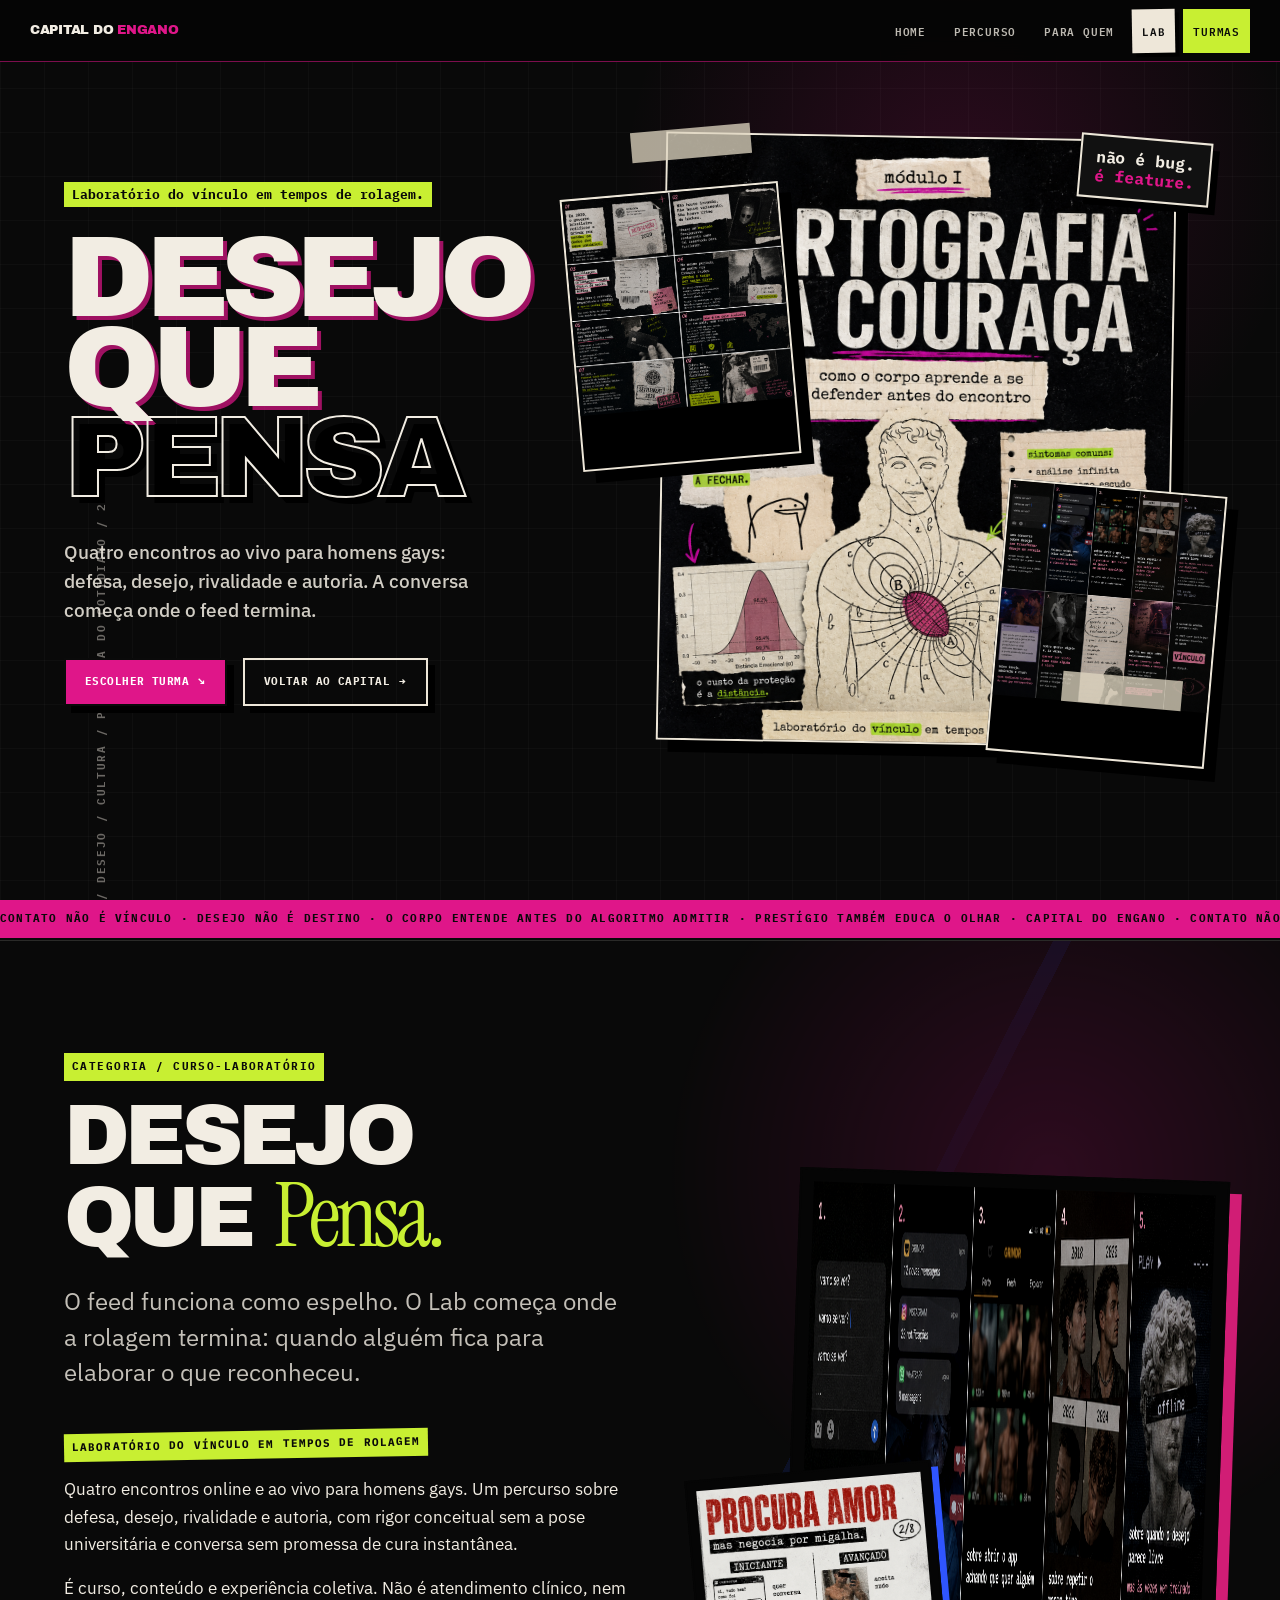
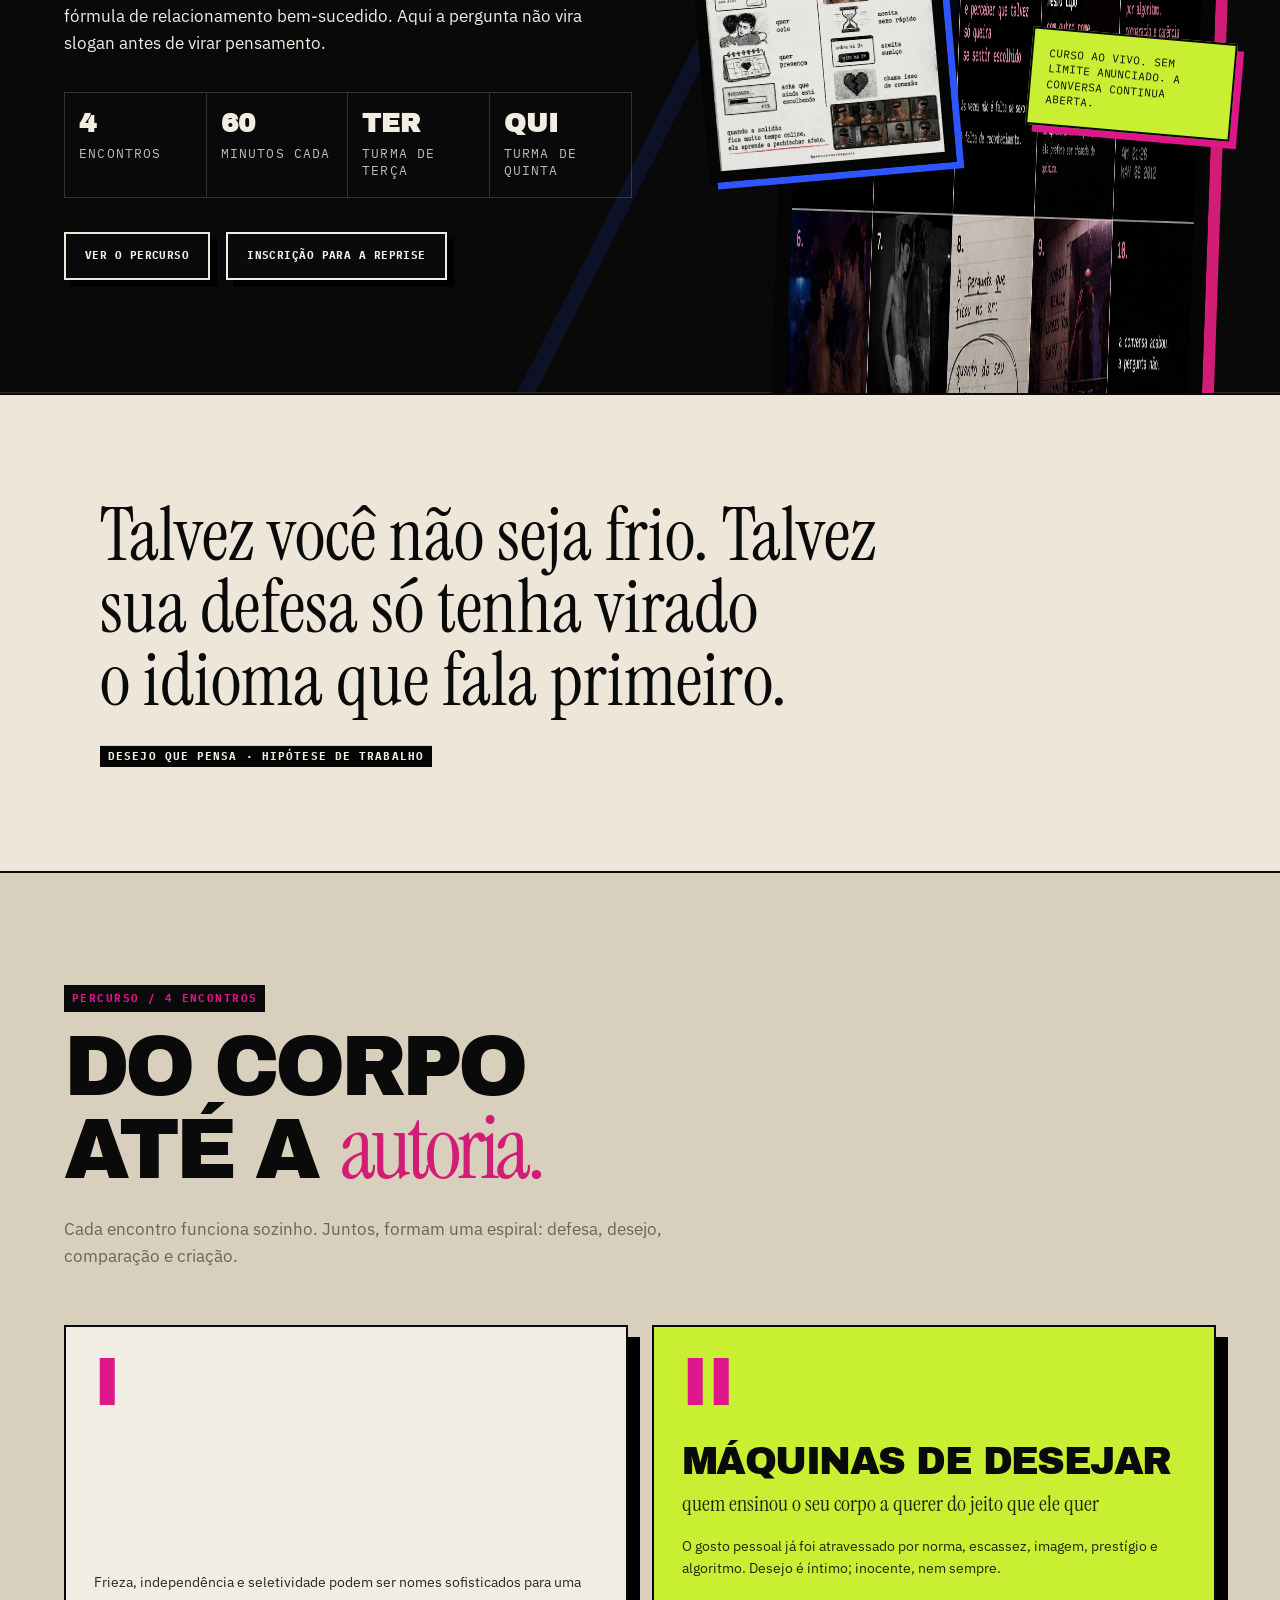
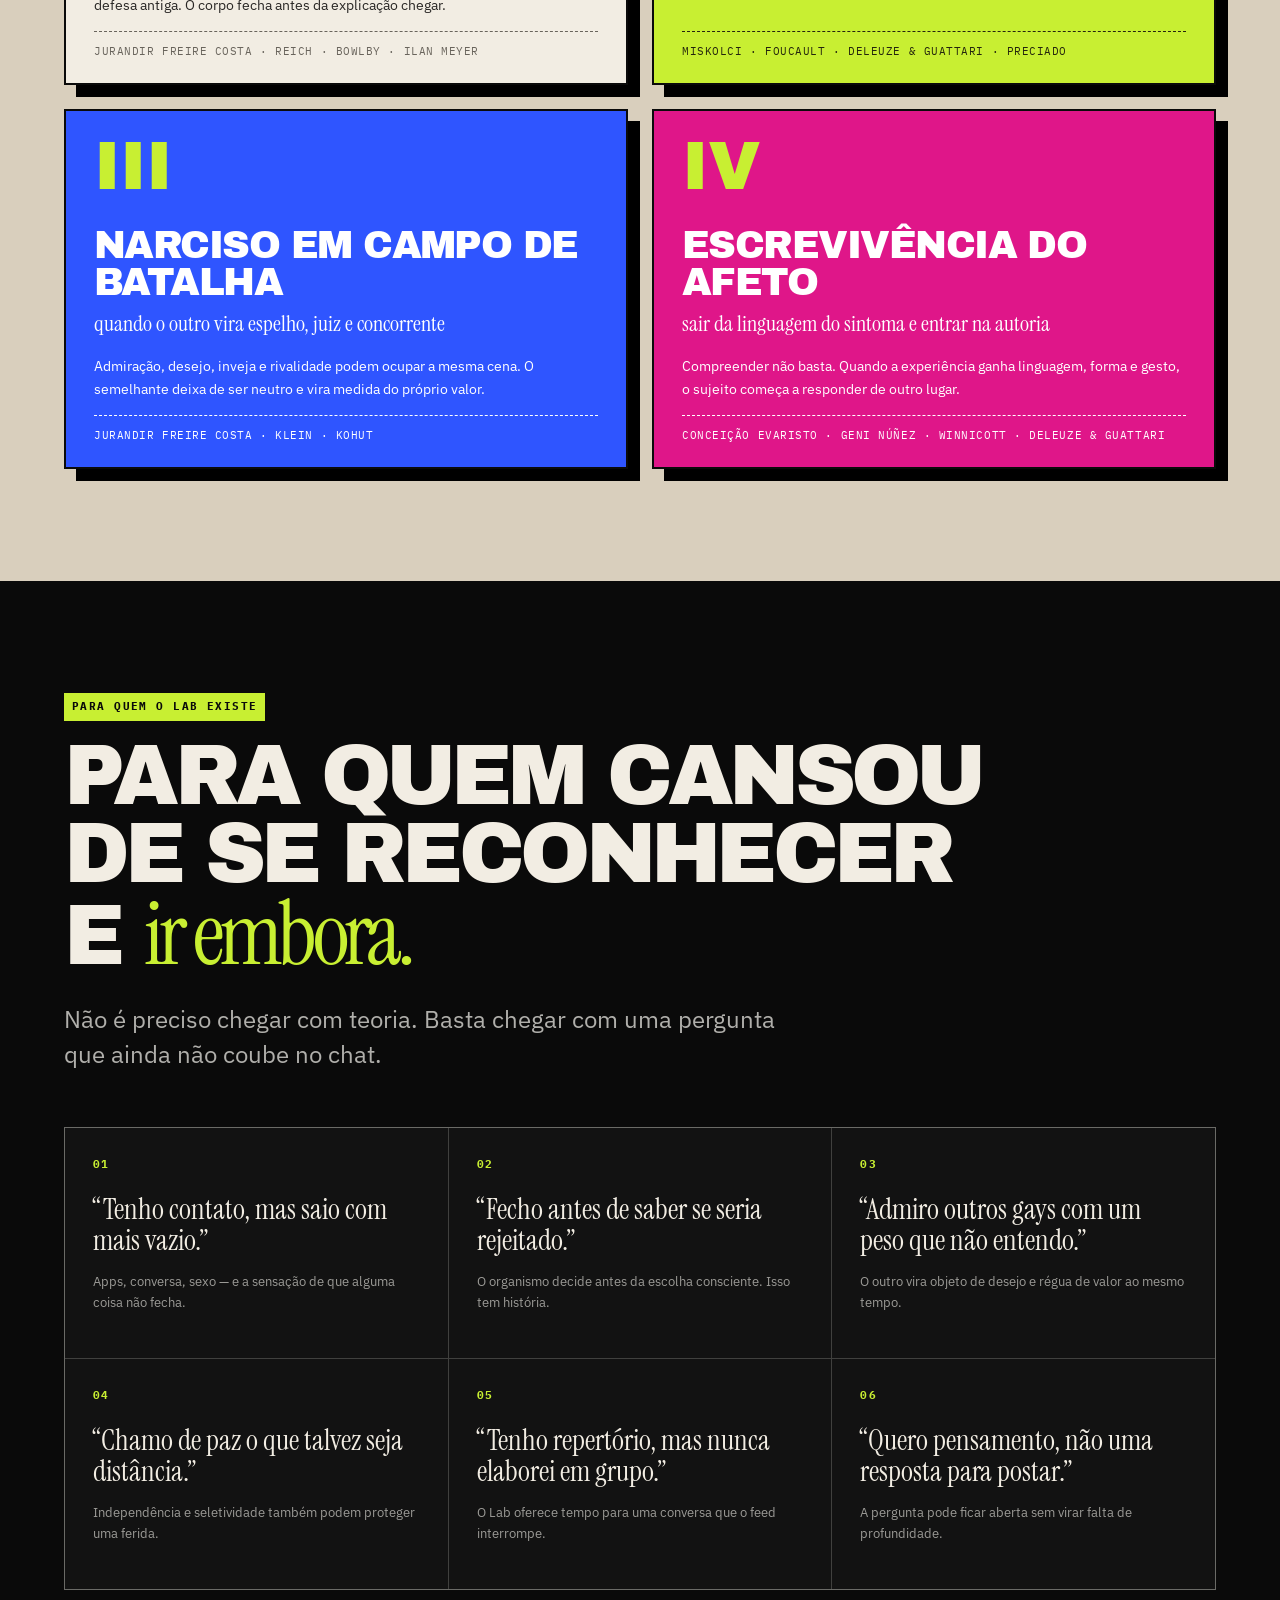
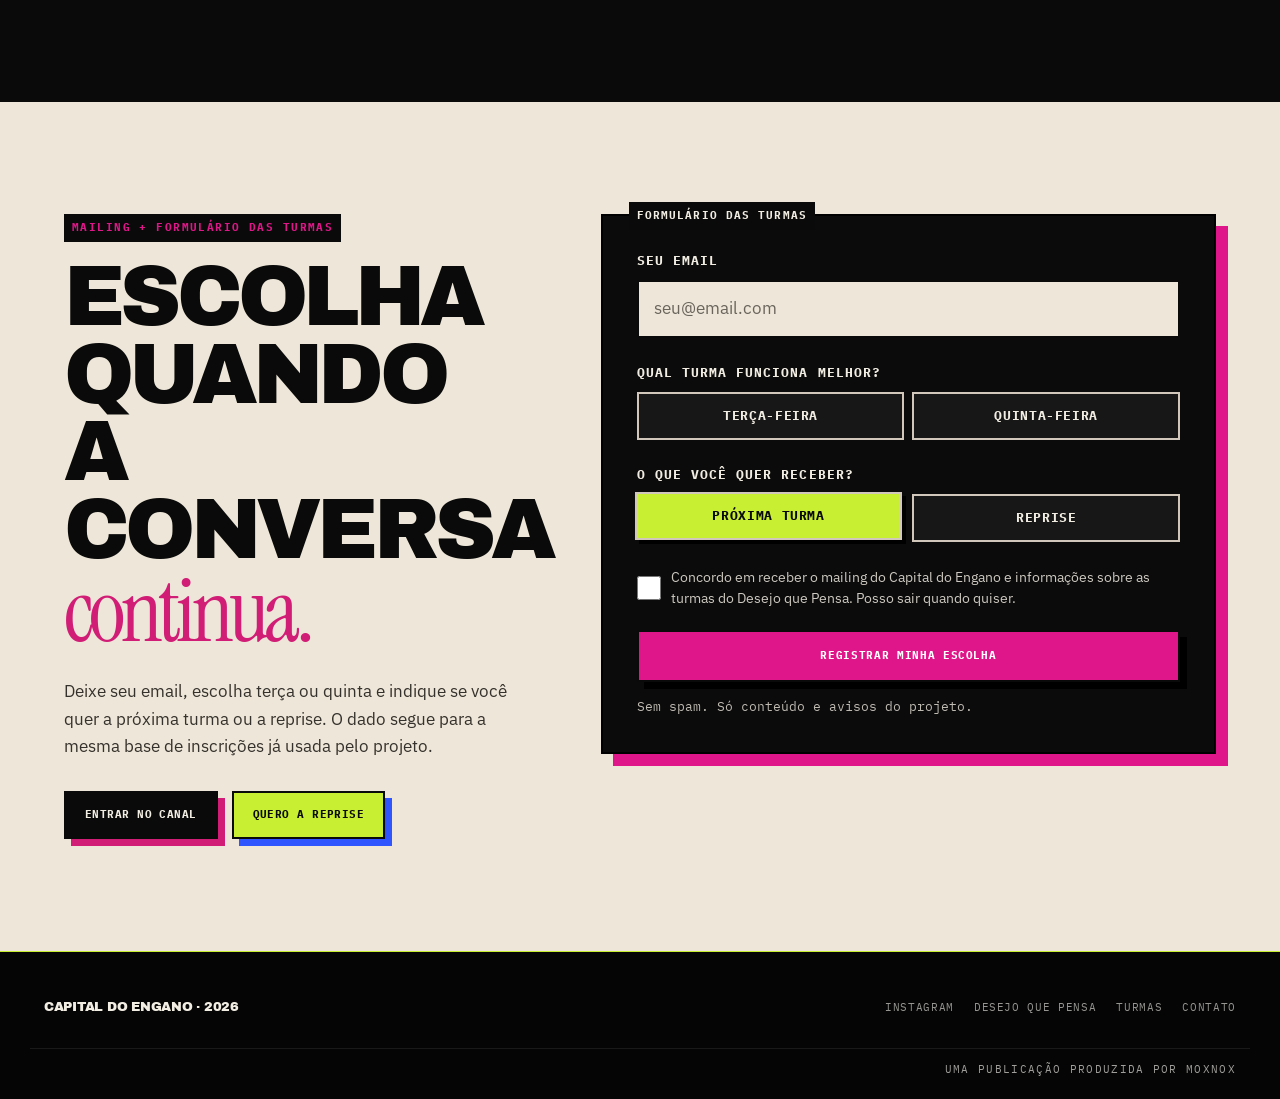
<file: v1.5/desejo-que-pensa/index.html>
<!DOCTYPE html>
<!-- Capital do Engano package V1.4.3 · links reais dos posts inseridos -->

<html lang="pt-BR">
<head>
<meta charset="utf-8"/>
<meta content="width=device-width, initial-scale=1.0" name="viewport"/>
<title>Desejo que Pensa — Laboratório do Vínculo | Capital do Engano</title>
<meta content="Desejo que Pensa é um curso-laboratório do Capital do Engano sobre desejo, defesa, vínculo, comparação e autoria." name="description"/>
<meta content="#090909" name="theme-color"/>
<meta content="Desejo que Pensa — Laboratório do Vínculo" property="og:title"/>
<meta content="Quatro encontros ao vivo para homens gays sobre defesa, desejo, rivalidade e autoria." property="og:description"/>
<link href="https://fonts.googleapis.com" rel="preconnect"/>
<link crossorigin="" href="https://fonts.gstatic.com" rel="preconnect"/>
<link href="https://fonts.googleapis.com/css2?family=Archivo+Black&amp;family=IBM+Plex+Mono:ital,wght@0,400;0,500;0,600;0,700;1,500&amp;family=IBM+Plex+Sans:ital,wght@0,400;0,500;0,600;0,700;1,400;1,500&amp;family=Instrument+Serif:ital@0;1&amp;display=swap" rel="stylesheet"/>
<style>
/* =========================================================
       CAPITAL DO ENGANO — SITE V1.3
       Página principal editorial + produto Desejo que Pensa.
       Produção: MOXNOX.
       ========================================================= */
    :root {
      --hero: #090909;
      --hero-soft: #171717;
      --paper: #eee7d9;
      --paper-2: #d9cfbd;
      --ink: #0a0a0a;
      --ink-2: #292725;
      --muted: #69645c;
      --red: #d11d75;
      --error: #ff8aa9;
      --blue: #2f55ff;
      --acid: #c8ef32;
      --wine: #4e142d;
      --magenta: #df1689;
      --white: #f2ede3;
      --rule: rgba(10,10,10,.22);
      --dark-rule: rgba(242,237,227,.18);
      --max: 1240px;
      --copy: 720px;
      --rot-subtle: 1deg;
      --rot-medium: 2deg;
      --rot-loud: 5deg;
      --shadow-sm: 4px 4px 0 #000;
      --shadow-md: 7px 7px 0 #000;
      --shadow-lg: 12px 12px 0 #000;
      --border-thin: 1px;
      --border-mid: 2px;
      --border-heavy: 4px;
      --hard-shadow: var(--shadow-lg);
    }

    *, *::before, *::after { box-sizing: border-box; margin: 0; padding: 0; }
    html { scroll-behavior: smooth; scroll-padding-top: 76px; }
    body {
      min-width: 320px;
      overflow-x: hidden;
      color: var(--ink);
      background: var(--paper);
      font-family: 'IBM Plex Sans', system-ui, sans-serif;
      font-size: 17px;
      line-height: 1.62;
      text-rendering: optimizeLegibility;
      -webkit-font-smoothing: antialiased;
    }
    body::before {
      content: '';
      position: fixed;
      inset: 0;
      z-index: 9999;
      pointer-events: none;
      opacity: .035;
      background-image:
        repeating-radial-gradient(circle at 12% 18%, #000 0 1px, transparent 1px 4px),
        repeating-linear-gradient(91deg, transparent 0 15px, rgba(0,0,0,.07) 15px 16px);
      mix-blend-mode: multiply;
    }
    ::selection { color: var(--ink); background: var(--acid); }
    a, button, input { font: inherit; }
    img { display: block; max-width: 100%; }
    a:focus-visible, button:focus-visible, input:focus-visible {
      outline: 3px solid var(--blue);
      outline-offset: 4px;
    }
    .skip-link {
      position: fixed;
      top: 8px;
      left: 8px;
      z-index: 10000;
      padding: 9px 12px;
      color: var(--ink);
      background: var(--acid);
      font-family: 'IBM Plex Mono', monospace;
      font-size: 12px;
      font-weight: 700;
      transform: translateY(-160%);
      transition: transform .2s;
    }
    .skip-link:focus { transform: translateY(0); }
    .container { width: min(100%, var(--max)); margin: 0 auto; padding-inline: 44px; }
    .mono { font-family: 'IBM Plex Mono', monospace; }
    .serif { font-family: 'Instrument Serif', Georgia, serif; }
    .sr-only {
      position: absolute;
      width: 1px;
      height: 1px;
      padding: 0;
      margin: -1px;
      overflow: hidden;
      clip: rect(0,0,0,0);
      white-space: nowrap;
      border: 0;
    }

    /* NAV ==================================================== */
    nav {
      position: fixed;
      inset: 0 0 auto 0;
      z-index: 300;
      min-height: 62px;
      display: flex;
      align-items: center;
      justify-content: space-between;
      gap: 24px;
      padding: 0 30px;
      color: var(--white);
      background: rgba(11,11,13,.95);
      border-bottom: 1px solid rgba(216,255,63,.38);
      backdrop-filter: blur(14px);
      -webkit-backdrop-filter: blur(14px);
    }
    .nav-brand {
      color: var(--white);
      text-decoration: none;
      font-family: 'Archivo Black', sans-serif;
      font-size: 13px;
      letter-spacing: -.02em;
      text-transform: uppercase;
      white-space: nowrap;
    }
    .nav-brand span { color: var(--red); }
    .nav-links { display: flex; align-items: center; gap: 22px; list-style: none; }
    .nav-links a {
      color: rgba(255,253,247,.62);
      text-decoration: none;
      font-family: 'IBM Plex Mono', monospace;
      font-size: 11px;
      font-weight: 600;
      letter-spacing: .07em;
      text-transform: uppercase;
    }
    .nav-links a:hover { color: var(--white); }
    .nav-links .nav-lab {
      position: relative;
      padding: 8px 10px;
      color: var(--ink);
      background: var(--acid);
      transform: rotate(-1deg);
    }
    /* HERO =================================================== */
    #capital {
      position: relative;
      isolation: isolate;
      min-height: clamp(820px, 96svh, 980px);
      padding: 124px 0 78px;
      overflow: hidden;
      background:
        linear-gradient(rgba(11,11,13,.065) 1px, transparent 1px),
        linear-gradient(90deg, rgba(11,11,13,.065) 1px, transparent 1px),
        var(--hero);
      background-size: 58px 58px, 58px 58px, auto;
      border-bottom: 2px solid var(--ink);
    }
    #capital::before {
      content: '';
      position: absolute;
      width: 48vw;
      aspect-ratio: 1;
      top: -26vw;
      right: -12vw;
      z-index: -1;
      border-radius: 50%;
      background: var(--acid);
      border: 2px solid var(--ink);
    }
    #capital::after {
      content: 'ARQUIVO / DESEJO / CULTURA / POLÍTICA DO COTIDIANO / 2026';
      position: absolute;
      left: -145px;
      bottom: 168px;
      color: rgba(11,11,13,.47);
      font-family: 'IBM Plex Mono', monospace;
      font-size: 11px;
      font-weight: 700;
      letter-spacing: .15em;
      transform: rotate(-90deg);
    }
    .hero-grid {
      display: grid;
      grid-template-columns: minmax(0, 1.2fr) minmax(360px, .8fr);
      gap: 48px;
      align-items: center;
    }
    h1 {
      max-width: 850px;
      color: var(--ink);
      font-family: 'Archivo Black', sans-serif;
      font-size: clamp(62px, 10vw, 148px);
      font-weight: 400;
      line-height: .79;
      letter-spacing: -.075em;
      text-transform: uppercase;
      text-wrap: balance;
    }
    h1 .ghost {
      display: block;
      color: transparent;
      -webkit-text-stroke: 2px var(--ink);
      text-shadow: 7px 7px 0 var(--red);
    }
    .hero-deck {
      max-width: 650px;
      margin-top: 34px;
      color: var(--ink-2);
      font-size: clamp(18px, 2vw, 23px);
      line-height: 1.45;
      font-weight: 500;
    }
    .hero-deck em {
      color: var(--wine);
      font-family: 'Instrument Serif', serif;
      font-size: 1.18em;
      font-weight: 400;
    }
    .hero-actions { display: flex; flex-wrap: wrap; gap: 16px; margin-top: 34px; }
    .btn-primary, .btn-secondary, .btn-dark {
      display: inline-flex;
      align-items: center;
      justify-content: center;
      gap: 9px;
      min-height: 48px;
      padding: 13px 19px;
      border: 2px solid var(--ink);
      border-radius: 0;
      text-decoration: none;
      font-family: 'IBM Plex Mono', monospace;
      font-size: 11px;
      font-weight: 700;
      letter-spacing: .04em;
      text-transform: uppercase;
      cursor: pointer;
      transition: transform .16s, box-shadow .16s, background .16s;
    }
    .btn-primary { color: var(--white); background: var(--ink); box-shadow: 7px 7px 0 var(--red); }
    .btn-primary:hover { transform: translate(3px,3px); box-shadow: 4px 4px 0 var(--red); }
    .btn-secondary { color: var(--ink); background: var(--acid); box-shadow: 7px 7px 0 var(--blue); }
    .btn-secondary:hover { transform: translate(3px,3px); box-shadow: 4px 4px 0 var(--blue); }
    .btn-dark { color: var(--white); background: var(--ink); border-color: var(--white); box-shadow: 7px 7px 0 var(--magenta); }


    .ticker {
      overflow: hidden;
      color: var(--white);
      background: var(--ink);
      border-bottom: 2px solid var(--red);
      white-space: nowrap;
    }
    .ticker-track {
      display: inline-block;
      min-width: 200%;
      padding: 10px 0;
      font-family: 'IBM Plex Mono', monospace;
      font-size: 11px;
      font-weight: 700;
      letter-spacing: .11em;
      text-transform: uppercase;
      animation: ticker 28s linear infinite;
    }
    @keyframes ticker { to { transform: translateX(-50%); } }

    /* SECTION SYSTEM ======================================== */
    section:not(#capital) { position: relative; }
    .section-pad { padding: 112px 0; }
    .eyebrow {
      width: fit-content;
      margin-bottom: 17px;
      padding: 5px 8px;
      color: var(--white);
      background: var(--ink);
      font-family: 'IBM Plex Mono', monospace;
      font-size: 11px;
      font-weight: 700;
      letter-spacing: .13em;
      text-transform: uppercase;
    }
    .section-title {
      max-width: 950px;
      margin-bottom: 26px;
      color: var(--ink);
      font-family: 'Archivo Black', sans-serif;
      font-size: clamp(42px, 6.6vw, 88px);
      font-weight: 400;
      line-height: .92;
      letter-spacing: -.055em;
      text-transform: uppercase;
      text-wrap: balance;
    }
    .section-title .serif {
      color: var(--red);
      font-size: 1.05em;
      font-weight: 400;
      text-transform: none;
    }
    .section-lead {
      max-width: var(--copy);
      color: var(--ink-2);
      font-size: clamp(18px, 2.1vw, 24px);
      line-height: 1.48;
    }


    /* FEATURE / DQP ========================================= */
    #desejo {
      color: var(--white);
      background: var(--ink);
      border-block: 2px solid var(--red);
    }
    #desejo::before {
      content: '';
      position: absolute;
      inset: 0;
      opacity: .17;
      pointer-events: none;
      background:
        radial-gradient(circle at 82% 22%, var(--magenta), transparent 29%),
        linear-gradient(117deg, transparent 0 58%, rgba(39,78,255,.7) 58% 59%, transparent 59%);
    }
    .feature-grid {
      position: relative;
      display: grid;
      grid-template-columns: minmax(0, 1.05fr) minmax(360px, .95fr);
      gap: 70px;
      align-items: center;
    }
    #desejo .eyebrow { color: var(--ink); background: var(--acid); }
    #desejo .section-title { color: var(--white); }
    #desejo .section-title .serif { color: var(--acid); }
    #desejo .section-lead { color: rgba(255,253,247,.72); }
    .feature-label {
      display: inline-block;
      margin: 24px 0 18px;
      padding: 5px 8px;
      color: var(--white);
      background: var(--red);
      font-family: 'IBM Plex Mono', monospace;
      font-size: 11px;
      font-weight: 700;
      letter-spacing: .1em;
      text-transform: uppercase;
      transform: rotate(-1deg);
    }
    .feature-copy p { max-width: 650px; margin-bottom: 16px; color: rgba(255,253,247,.68); }
    .feature-stats {
      display: grid;
      grid-template-columns: repeat(4, minmax(0, 1fr));
      margin-top: 34px;
      border: 1px solid var(--dark-rule);
    }
    .feature-stat {
      min-height: 104px;
      padding: 17px 14px;
      border-right: 1px solid var(--dark-rule);
    }
    .feature-stat:last-child { border-right: none; }
    .feature-stat strong {
      display: block;
      color: var(--white);
      font-family: 'Archivo Black', sans-serif;
      font-size: 26px;
      line-height: 1;
    }
    .feature-stat span {
      display: block;
      margin-top: 9px;
      color: rgba(255,253,247,.42);
      font-family: 'IBM Plex Mono', monospace;
      font-size: 11px;
      line-height: 1.35;
      letter-spacing: .09em;
      text-transform: uppercase;
    }
    .feature-art {
      position: relative;
      min-height: 620px;
    }
    .feature-art-main {
      position: absolute;
      top: 18px;
      right: 8px;
      width: min(430px, 88%);
      padding: 12px;
      background: var(--paper);
      border: 2px solid var(--white);
      box-shadow: 12px 12px 0 var(--red);
      transform: rotate(2deg);
    }
    .feature-art-main img { width: 100%; }
    .feature-art-small {
      position: absolute;
      left: -5px;
      bottom: 4px;
      width: min(300px, 48%);
      padding: 9px;
      background: var(--paper);
      border: 2px solid var(--white);
      box-shadow: 7px 7px 0 var(--blue);
      transform: rotate(-5deg);
    }
    .feature-art-small img {
      display: block;
      width: 100%;
      height: auto;
      aspect-ratio: 1122 / 1402;
      object-fit: contain;
      object-position: center;
    }
    .feature-art-small a {
      display: block;
      color: inherit;
      text-decoration: none;
    }
    .feature-art-small a:focus-visible {
      outline: 3px solid var(--acid);
      outline-offset: 5px;
    }
    .feature-note {
      position: absolute;
      right: -18px;
      bottom: 44px;
      width: 205px;
      padding: 16px;
      color: var(--ink);
      background: var(--acid);
      border: 2px solid var(--ink);
      box-shadow: 7px 7px 0 var(--magenta);
      font-family: 'IBM Plex Mono', monospace;
      font-size: 11px;
      line-height: 1.4;
      text-transform: uppercase;
      transform: rotate(5deg);
    }

    /* QUOTE ================================================== */
    .pullquote {
      position: relative;
      overflow: hidden;
      padding: 104px 32px;
      color: var(--ink);
      background: var(--acid);
      border-bottom: 2px solid var(--ink);
    }
    .pullquote::before {
      content: '“';
      position: absolute;
      left: 1vw;
      top: -155px;
      color: rgba(11,11,13,.11);
      font-family: 'Instrument Serif', serif;
      font-size: 430px;
      line-height: 1;
    }
    .pullquote blockquote {
      position: relative;
      max-width: 1080px;
      margin: 0 auto;
      font-family: 'Instrument Serif', serif;
      font-size: clamp(38px, 5.8vw, 78px);
      line-height: .98;
      text-wrap: balance;
    }
    .pullquote footer {
      width: fit-content;
      margin-top: 28px;
      padding: 5px 8px;
      color: var(--white);
      background: var(--ink);
      font-family: 'IBM Plex Mono', monospace;
      font-size: 11px;
      font-weight: 700;
      letter-spacing: .1em;
      text-transform: uppercase;
    }

    /* MODULES ================================================ */
    #percurso { background: var(--paper-2); }
    .modules-intro { max-width: 850px; margin-bottom: 54px; }
    .modules-intro p { max-width: 620px; color: var(--muted); }
    .module-grid { display: grid; grid-template-columns: repeat(2, minmax(0, 1fr)); gap: 24px; }
    .module-card {
      position: relative;
      min-height: 360px;
      padding: 28px;
      overflow: hidden;
      background: var(--white);
      border: 2px solid var(--ink);
      box-shadow: 7px 7px 0 rgba(11,11,13,.13);
      transition: transform .18s, box-shadow .18s;
    }
    .module-card:hover { transform: translate(-3px,-3px); box-shadow: 12px 12px 0 var(--red); }
    .module-card:nth-child(2) { background: var(--hero-soft); }
    .module-card:nth-child(3) { color: var(--white); background: var(--wine); }
    .module-card:nth-child(4) { color: var(--white); background: var(--ink); }
    .module-index {
      color: var(--red);
      font-family: 'Archivo Black', sans-serif;
      font-size: 68px;
      line-height: .8;
    }
    .module-card:nth-child(n+3) .module-index { color: var(--acid); }
    .module-card h3 {
      max-width: 500px;
      margin-top: 34px;
      font-family: 'Archivo Black', sans-serif;
      font-size: clamp(27px, 3vw, 42px);
      font-weight: 400;
      line-height: .95;
      letter-spacing: -.04em;
      text-transform: uppercase;
    }
    .module-thesis {
      margin-top: 12px;
      color: var(--red-dark);
      font-family: 'Instrument Serif', serif;
      font-size: 22px;
      line-height: 1.13;
    }
    .module-card:nth-child(n+3) .module-thesis { color: var(--acid); }
    .module-desc {
      max-width: 540px;
      margin-top: 18px;
      color: var(--ink-2);
      font-size: 14px;
    }
    .module-card:nth-child(n+3) .module-desc { color: rgba(255,253,247,.68); }
    .module-refs {
      position: absolute;
      left: 28px;
      right: 28px;
      bottom: 24px;
      padding-top: 12px;
      color: var(--muted);
      border-top: 1px dashed currentColor;
      font-family: 'IBM Plex Mono', monospace;
      font-size: 11px;
      line-height: 1.4;
      letter-spacing: .05em;
      text-transform: uppercase;
    }
    .module-card:nth-child(n+3) .module-refs { color: rgba(255,253,247,.42); }


    /* FOR WHO ================================================ */
    #paraquem { color: var(--white); background: var(--red-dark); }
    #paraquem .eyebrow { color: var(--ink); background: var(--acid); }
    #paraquem .section-title { color: var(--white); }
    #paraquem .section-title .serif { color: var(--acid); }
    .prompt-grid {
      display: grid;
      grid-template-columns: repeat(3, minmax(0, 1fr));
      gap: 1px;
      margin-top: 54px;
      background: rgba(255,253,247,.22);
      border: 1px solid rgba(255,253,247,.22);
    }
    .prompt-card {
      min-height: 230px;
      padding: 28px;
      background: var(--red-dark);
    }
    .prompt-card b {
      display: block;
      color: var(--acid);
      font-family: 'IBM Plex Mono', monospace;
      font-size: 11px;
      letter-spacing: .12em;
    }
    .prompt-card q {
      display: block;
      margin-top: 20px;
      color: var(--white);
      font-family: 'Instrument Serif', serif;
      font-size: 29px;
      line-height: 1.08;
    }
    .prompt-card p { margin-top: 15px; color: rgba(255,253,247,.58); font-size: 13px; }

    /* FORM =================================================== */
    #turmas { background: var(--hero-soft); }
    .form-grid {
      display: grid;
      grid-template-columns: minmax(0, .85fr) minmax(420px, 1.15fr);
      gap: 82px;
      align-items: start;
    }
    .form-copy p { max-width: 540px; color: var(--ink-2); }
    .route-links { display: flex; flex-wrap: wrap; gap: 14px; margin-top: 30px; }
    .signup-card {
      position: relative;
      padding: 34px;
      background: var(--white);
      border: 2px solid var(--ink);
      box-shadow: 12px 12px 0 var(--red);
    }
    .signup-card::before {
      content: 'FORMULÁRIO DAS TURMAS';
      position: absolute;
      top: -14px;
      left: 26px;
      padding: 5px 8px;
      color: var(--white);
      background: var(--ink);
      font-family: 'IBM Plex Mono', monospace;
      font-size: 11px;
      font-weight: 700;
      letter-spacing: .1em;
    }
    .form-row { margin-bottom: 24px; }
    .field-label {
      display: block;
      margin-bottom: 9px;
      color: var(--ink);
      font-family: 'IBM Plex Mono', monospace;
      font-size: 11px;
      font-weight: 700;
      letter-spacing: .08em;
      text-transform: uppercase;
    }
    .email-input {
      width: 100%;
      min-height: 52px;
      padding: 13px 15px;
      color: var(--ink);
      background: var(--paper);
      border: 2px solid var(--ink);
      border-radius: 0;
      outline: none;
    }
    .email-input::placeholder { color: var(--muted); }
    .toggle-group {
      display: grid;
      grid-template-columns: repeat(2, minmax(0, 1fr));
      gap: 8px;
    }
    .toggle-option { position: relative; }
    .toggle-option input { position: absolute; opacity: 0; pointer-events: none; }
    .toggle-option label {
      display: flex;
      min-height: 48px;
      align-items: center;
      justify-content: center;
      padding: 10px 12px;
      color: var(--ink);
      background: var(--paper);
      border: 2px solid var(--ink);
      font-family: 'IBM Plex Mono', monospace;
      font-size: 11px;
      font-weight: 700;
      letter-spacing: .05em;
      text-align: center;
      text-transform: uppercase;
      cursor: pointer;
      transition: background .16s, color .16s, transform .16s;
    }
    .toggle-option input:checked + label {
      color: var(--white);
      background: var(--red);
      box-shadow: 4px 4px 0 var(--ink);
      transform: translate(-2px,-2px);
    }
    .toggle-option input:focus-visible + label { outline: 3px solid var(--blue); outline-offset: 3px; }
    .consent-row {
      display: flex;
      align-items: flex-start;
      gap: 10px;
      margin: 20px 0;
      color: var(--muted);
      font-size: 12px;
      line-height: 1.45;
      cursor: pointer;
    }
    .consent-row input { margin-top: 3px; accent-color: var(--red); }
    .submit-btn {
      width: 100%;
      min-height: 52px;
      color: var(--white);
      background: var(--ink);
      border: 2px solid var(--ink);
      box-shadow: 7px 7px 0 var(--red);
      font-family: 'IBM Plex Mono', monospace;
      font-size: 11px;
      font-weight: 700;
      letter-spacing: .06em;
      text-transform: uppercase;
      cursor: pointer;
      transition: transform .16s, box-shadow .16s;
    }
    .submit-btn:hover { transform: translate(3px,3px); box-shadow: 4px 4px 0 var(--red); }
    .submit-btn:disabled { opacity: .6; cursor: default; }
    #form-msg {
      min-height: 20px;
      margin-top: 16px;
      color: var(--muted);
      font-family: 'IBM Plex Mono', monospace;
      font-size: 11px;
      line-height: 1.4;
    }
    .hp-field { position: absolute !important; left: -10000px !important; width: 1px !important; height: 1px !important; overflow: hidden !important; }

    /* FOOTER ================================================= */
    footer {
      padding: 34px 30px 20px;
      color: rgba(255,253,247,.58);
      background: var(--ink);
      border-top: 1px solid var(--acid);
    }
    .footer-main {
      width: min(100%, var(--max));
      margin: 0 auto;
      display: flex;
      align-items: center;
      justify-content: space-between;
      gap: 28px;
      padding-inline: 14px;
    }
    .footer-brand {
      color: var(--white);
      font-family: 'Archivo Black', sans-serif;
      font-size: 13px;
      letter-spacing: -.02em;
      text-transform: uppercase;
    }
    .footer-links { display: flex; flex-wrap: wrap; gap: 20px; }
    .footer-links a {
      color: rgba(255,253,247,.58);
      text-decoration: none;
      font-family: 'IBM Plex Mono', monospace;
      font-size: 11px;
      letter-spacing: .06em;
      text-transform: uppercase;
    }
    .footer-links a:hover { color: var(--acid); }
    .moxnox-credit {
      width: min(100%, var(--max));
      margin: 18px auto 0;
      padding: 12px 14px 0;
      color: rgba(255,253,247,.2);
      border-top: 1px solid rgba(255,253,247,.08);
      font-family: 'IBM Plex Mono', monospace;
      font-size: 11px;
      letter-spacing: .12em;
      text-align: right;
      text-transform: uppercase;
    }

    /* ROUTE DESEJO QUE PENSA — V1.3.1 ======================= */
    body.route-dqp {
      color: var(--white);
      background-color: var(--paper);
      background-image: radial-gradient(rgba(0,0,0,.09) .55px, transparent .65px);
      background-size: 4px 4px;
    }
    body.route-dqp::before { opacity: .045; mix-blend-mode: screen; }
    body.route-dqp nav {
      background: rgba(6,6,6,.97);
      border-bottom: var(--border-thin) solid rgba(223,22,137,.55);
    }
    body.route-dqp .nav-brand span { color: var(--magenta); }
    body.route-dqp .nav-links { gap: 8px; }
    body.route-dqp .nav-links a {
      display: inline-flex;
      min-height: 44px;
      align-items: center;
      padding: 0 10px;
      color: rgba(242,237,227,.78);
      font-size: 11px;
    }
    body.route-dqp .nav-links a:hover,
    body.route-dqp .nav-links a:focus-visible { color: var(--white); }
    body.route-dqp .nav-links .nav-lab {
      color: var(--ink);
      background: var(--paper);
      box-shadow: var(--shadow-sm);
      transform: rotate(calc(-1 * var(--rot-subtle)));
    }
    body.route-dqp .nav-links .nav-lab::before { display: none; }
    body.route-dqp .nav-links .nav-turmas {
      color: var(--ink);
      background: var(--acid);
    }

    body.route-dqp #capital {
      min-height: 900px;
      padding-top: 118px;
      color: var(--white);
      background:
        radial-gradient(circle at 75% 20%, rgba(223,22,137,.16), transparent 28%),
        linear-gradient(rgba(255,255,255,.025) 1px, transparent 1px),
        linear-gradient(90deg,rgba(255,255,255,.025) 1px,transparent 1px),
        #090909;
      background-size: auto, 44px 44px, 44px 44px, auto;
      border-bottom: 0;
    }
    body.route-dqp #capital::before { display: none; }
    body.route-dqp #capital::after { color: rgba(242,237,227,.42); font-size: 11px; }
    body.route-dqp .hero-grid {
      grid-template-columns: minmax(0,.82fr) minmax(520px,1.18fr);
      gap: 58px;
      align-items: center;
    }
    body.route-dqp .hero-copy-block { position: relative; z-index: 5; }
    body.route-dqp .hero-kicker {
      display: inline;
      padding: 4px 8px;
      color: #080808;
      background: var(--acid);
      font-family: 'IBM Plex Mono', monospace;
      font-size: 13px;
      font-weight: 700;
      box-decoration-break: clone;
      -webkit-box-decoration-break: clone;
    }
    body.route-dqp #capital h1 {
      margin: 26px 0 30px;
      color: var(--white);
      font-size: clamp(64px,9vw,144px);
      line-height: .78;
      letter-spacing: -.07em;
      text-shadow: 4px 4px 0 rgba(223,22,137,.7);
    }
    body.route-dqp #capital h1 .ghost {
      color: transparent;
      -webkit-text-stroke: 2px var(--white);
      text-shadow: var(--shadow-md);
    }
    body.route-dqp .hero-deck {
      max-width: 610px;
      color: rgba(242,237,227,.86);
      font-family: 'IBM Plex Sans', system-ui, sans-serif;
      font-size: clamp(18px,1.5vw,20px);
      font-weight: 500;
      line-height: 1.52;
    }
    body.route-dqp .hero-actions .btn-primary {
      color: #fff;
      background: var(--magenta);
      border-width: var(--border-mid);
      box-shadow: var(--shadow-md);
    }
    body.route-dqp .hero-actions .btn-secondary {
      color: var(--white);
      background: transparent;
      border-color: var(--paper);
      border-width: var(--border-mid);
      box-shadow: var(--shadow-md);
    }
    body.route-dqp .hero-actions .btn-dark {
      border-width: var(--border-mid);
      box-shadow: var(--shadow-md);
    }
    body.route-dqp .hero-zine { position: relative; min-height: 650px; isolation: isolate; }
    body.route-dqp .zine-main,
    body.route-dqp .zine-cut {
      position: absolute;
      overflow: hidden;
      background: #000;
      border: var(--border-mid) solid var(--paper);
      box-shadow: var(--shadow-lg);
    }
    body.route-dqp .zine-main { inset: 18px 44px 24px 90px; transform: rotate(var(--rot-subtle)); }
    body.route-dqp .zine-main img,
    body.route-dqp .zine-cut img { width: 100%; height: 100%; object-fit: cover; }
    body.route-dqp .zine-cut { width: 34%; height: 42%; }
    body.route-dqp .zine-cut-a { left: 0; top: 72px; transform: rotate(calc(-1 * var(--rot-loud))); }
    body.route-dqp .zine-cut-b { right: 0; bottom: 8px; transform: rotate(var(--rot-loud)); }
    body.route-dqp .zine-note {
      position: absolute;
      right: 5px;
      top: 20px;
      z-index: 7;
      padding: 11px 14px;
      color: var(--white);
      background: #111;
      border: var(--border-mid) solid var(--paper);
      box-shadow: var(--shadow-md);
      font: 700 16px/1.2 'IBM Plex Mono', monospace;
      transform: rotate(var(--rot-loud));
    }
    body.route-dqp .zine-note strong { color: var(--magenta); }
    body.route-dqp .zine-tape {
      position: absolute;
      z-index: 8;
      width: 120px;
      height: 30px;
      background: rgba(226,213,183,.76);
      filter: saturate(.7);
      transform: rotate(calc(-1 * var(--rot-loud)));
    }
    body.route-dqp .zine-tape-a { left: 60px; top: 10px; }
    body.route-dqp .zine-tape-b { right: 34px; bottom: 62px; transform: rotate(var(--rot-loud)); }
    body.route-dqp .ticker { color: #090909; background: var(--magenta); border-color: #090909; }
    body.route-dqp .ticker-track { font-size: 11px; font-weight: 800; }

    body.route-dqp #desejo {
      color: var(--white);
      background: #090909;
      border-block: var(--border-thin) solid rgba(242,237,227,.14);
    }
    body.route-dqp #desejo .section-title,
    body.route-dqp #desejo p { color: inherit; }
    body.route-dqp #desejo .section-lead { color: rgba(242,237,227,.8); }
    body.route-dqp .eyebrow,
    body.route-dqp .module-index { color: var(--magenta); }
    body.route-dqp .feature-label { color: #090909; background: var(--acid); }
    body.route-dqp .feature-art-main,
    body.route-dqp .feature-art-small { background: #050505; border-color: #050505; }
    body.route-dqp .feature-art-main img,
    body.route-dqp .feature-art-small img { filter: saturate(.78) contrast(1.06); }
    body.route-dqp .feature-stat span { color: rgba(242,237,227,.78); font-size: 13px; }

    body.route-dqp .module-card { border-width: var(--border-mid); box-shadow: var(--shadow-lg); }
    body.route-dqp .module-card:nth-child(2) { color: var(--ink); background: var(--acid); }
    body.route-dqp .module-card:nth-child(2) .module-desc,
    body.route-dqp .module-card:nth-child(2) .module-refs,
    body.route-dqp .module-card:nth-child(2) .module-thesis { color: #24250d; }
    body.route-dqp .module-card:nth-child(3) { color: #fff; background: var(--blue); }
    body.route-dqp .module-card:nth-child(4) { color: #fff; background: var(--magenta); }
    body.route-dqp .module-card:nth-child(3) .module-desc,
    body.route-dqp .module-card:nth-child(3) .module-refs,
    body.route-dqp .module-card:nth-child(3) .module-thesis,
    body.route-dqp .module-card:nth-child(4) .module-desc,
    body.route-dqp .module-card:nth-child(4) .module-refs,
    body.route-dqp .module-card:nth-child(4) .module-thesis { color: #fff; }
    body.route-dqp .module-refs { font-size: 11px; }
    body.route-dqp .pullquote { color: var(--ink); background: var(--paper); border-block: var(--border-mid) solid var(--ink); }

    body.route-dqp #paraquem { background: #0a0a0a; }
    body.route-dqp .prompt-card { background: #121212; border-color: rgba(242,237,227,.18); }

    body.route-dqp #turmas { color: var(--ink); background: var(--paper); }
    body.route-dqp #turmas .form-copy p { color: #35312c; }
    body.route-dqp .signup-card {
      color: var(--white);
      background: #0b0b0b;
      border: var(--border-mid) solid #000;
      box-shadow: 12px 12px 0 var(--magenta);
    }
    body.route-dqp .signup-card::before { font-size: 11px; }
    body.route-dqp .signup-card .field-label,
    body.route-dqp .signup-card legend { color: var(--white); font-size: 13px; }
    body.route-dqp .email-input { border-width: var(--border-mid); }
    body.route-dqp .toggle-option label {
      min-height: 48px;
      color: var(--white);
      background: #171717;
      border: var(--border-mid) solid #d1c7bb;
      font-size: 13px;
    }
    body.route-dqp .toggle-option input:checked + label { color: #090909; background: var(--acid); box-shadow: var(--shadow-sm); }
    body.route-dqp .consent-row {
      min-height: 44px;
      align-items: center;
      color: rgba(242,237,227,.84);
      font-size: 14px;
    }
    body.route-dqp .consent-row input {
      width: 24px;
      height: 24px;
      margin: 0;
      flex: 0 0 24px;
      accent-color: var(--magenta);
    }
    body.route-dqp .submit-btn { color: #fff; background: var(--magenta); border-width: var(--border-mid); box-shadow: var(--shadow-md); }
    body.route-dqp #form-msg { color: rgba(242,237,227,.78); font-size: 13px; }
    body.route-dqp #form-msg[data-state="success"] { color: var(--acid); }
    body.route-dqp #form-msg[data-state="error"] { color: var(--error); }

    body.route-dqp footer { background: #050505; }
    body.route-dqp .footer-links a { display: inline-flex; min-height: 44px; align-items: center; font-size: 11px; }
    body.route-dqp .moxnox-credit { color: rgba(255,253,247,.62); font-size: 11px; }

    @media (max-width: 1000px) {
      body.route-dqp #capital { min-height: auto; }
      body.route-dqp .hero-grid,
      body.route-dqp .feature-grid,
      body.route-dqp .form-grid { grid-template-columns: 1fr; }
      body.route-dqp .hero-zine { min-height: 580px; }
      body.route-dqp .zine-main { inset: 20px 35px; }
      body.route-dqp .zine-cut { width: 32%; }
      body.route-dqp .feature-art { min-height: 640px; max-width: 650px; margin: 0 auto; width: 100%; }
      body.route-dqp .prompt-grid { grid-template-columns: repeat(2,minmax(0,1fr)); }
    }
    @media (max-width: 760px) {
      .container { padding-inline: 18px; }
      body.route-dqp nav { padding-inline: 12px; }
      body.route-dqp .nav-links { gap: 2px; }
      body.route-dqp .nav-links .hide-sm { display: none; }
      body.route-dqp .nav-brand { font-size: 11px; }
      body.route-dqp .nav-links a { padding-inline: 7px; }
      body.route-dqp #capital { padding-top: 102px; }
      body.route-dqp #capital h1 { font-size: clamp(55px,19vw,88px); }
      body.route-dqp .hero-deck { font-size: 18px; }
      body.route-dqp .hero-zine { min-height: 470px; }
      body.route-dqp .zine-main { inset: 22px 12px 20px 24px; }
      body.route-dqp .zine-cut-a { width: 38%; height: 35%; top: 110px; }
      body.route-dqp .zine-cut-b { width: 38%; height: 34%; }
      body.route-dqp .section-pad { padding: 82px 0; }
      body.route-dqp .section-title { font-size: clamp(39px,12vw,67px); }
      body.route-dqp .feature-stats { grid-template-columns: repeat(2,minmax(0,1fr)); }
      body.route-dqp .module-grid,
      body.route-dqp .prompt-grid { grid-template-columns: 1fr; }
      body.route-dqp .signup-card { padding: 30px 20px; }
      body.route-dqp .footer-main { flex-direction: column; align-items: flex-start; }
      body.route-dqp .moxnox-credit { text-align: left; }
    }
    @media (max-width: 480px) {
      body.route-dqp .hero-actions,
      body.route-dqp .route-links { flex-direction: column; align-items: stretch; }
      body.route-dqp .btn-primary,
      body.route-dqp .btn-secondary,
      body.route-dqp .btn-dark { width: 100%; }
      body.route-dqp .hero-zine { min-height: 430px; }
      body.route-dqp .toggle-group { grid-template-columns: 1fr; }
    }
    @media (prefers-reduced-motion: reduce) {
      html { scroll-behavior: auto; }
      *, *::before, *::after {
        animation-duration: .01ms !important;
        animation-iteration-count: 1 !important;
        transition-duration: .01ms !important;
      }
    }

  
    .ig-post-link { display: block; color: inherit; text-decoration: none; }
    .ig-post-link img { transition: filter .18s ease, transform .18s ease; }
    .ig-post-link:hover img { filter: saturate(.92) contrast(1.08); }
    .ig-post-link:focus-visible { outline: 3px solid var(--acid); outline-offset: 4px; }
</style>
</head>
<body class="route-dqp">
<a class="skip-link" href="#main">Pular para o conteúdo</a>
<nav aria-label="Navegação principal">
<a class="nav-brand" href="../">Capital do <span>Engano</span></a>
<ul class="nav-links">
<li><a href="../">Home</a></li>
<li class="hide-sm"><a href="#percurso">Percurso</a></li>
<li class="hide-sm"><a href="#paraquem">Para quem</a></li>
<li><a aria-current="page" class="nav-lab" href="#capital">Lab</a></li>
<li><a class="nav-turmas" href="#turmas">Turmas</a></li>
</ul>
</nav>
<main id="main">
<header id="capital">
<div class="container hero-grid">
<div class="hero-copy-block">
<p class="hero-kicker">Laboratório do vínculo em tempos de rolagem.</p>
<h1>Desejo que <span class="ghost">Pensa</span></h1>
<p class="hero-deck">Quatro encontros ao vivo para homens gays: defesa, desejo, rivalidade e autoria. A conversa começa onde o feed termina.</p>
<div class="hero-actions">
<a class="btn-primary" href="#turmas">Escolher turma <span aria-hidden="true">↘</span></a>
<a class="btn-secondary" href="../">Voltar ao Capital <span aria-hidden="true">→</span></a>
</div>
</div>
<div aria-label="Colagem editorial do Capital do Engano" class="hero-zine">
<span class="zine-tape zine-tape-a"></span><span class="zine-tape zine-tape-b"></span>
<figure class="zine-main"><a aria-label="Abrir no Instagram o post Cartografia da Couraça" class="ig-post-link" href="https://www.instagram.com/p/DagaPlej9QJ/" rel="noopener noreferrer" target="_blank" title="Abrir no Instagram o post Cartografia da Couraça"><img alt="Capa Cartografia da Couraça, referência visual do projeto" height="1402" src="../assets/dqp-modulo1.png" width="1122"/></a></figure>
<figure class="zine-cut zine-cut-a"><a aria-label="Abrir no Instagram o post sobre dados, apps e desejo" class="ig-post-link" href="https://www.instagram.com/p/DaJt7K4jVhq/" rel="noopener noreferrer" target="_blank" title="Abrir no Instagram o post sobre dados, apps e desejo"><img alt="Recorte do carrossel sobre dados e desejo" height="1254" src="../assets/grindr-carousel.png" width="1254"/></a></figure>
<figure class="zine-cut zine-cut-b"><a aria-label="Abrir no Instagram o carrossel Desejo que Pensa" class="ig-post-link" href="https://www.instagram.com/p/DaZJoE9jdEI/" rel="noopener noreferrer" target="_blank" title="Abrir no Instagram o carrossel Desejo que Pensa"><img alt="Recorte de carrossel do Desejo que Pensa" height="1254" src="../assets/dqp-carousel.png" width="1254"/></a></figure>
<div class="zine-note">não é bug.<br/><strong>é feature.</strong></div>
</div>
</div>
</header>
<div aria-hidden="true" class="ticker">
<div class="ticker-track">
        CONTATO NÃO É VÍNCULO · DESEJO NÃO É DESTINO · O CORPO ENTENDE ANTES DO ALGORITMO ADMITIR · PRESTÍGIO TAMBÉM EDUCA O OLHAR · CAPITAL DO ENGANO ·
        CONTATO NÃO É VÍNCULO · DESEJO NÃO É DESTINO · O CORPO ENTENDE ANTES DO ALGORITMO ADMITIR · PRESTÍGIO TAMBÉM EDUCA O OLHAR · CAPITAL DO ENGANO ·
      </div>
</div>
<section class="section-pad" id="desejo">
<div class="container feature-grid">
<div class="feature-copy">
<div class="eyebrow">Categoria / curso-laboratório</div>
<h2 class="section-title">Desejo que <span class="serif">Pensa.</span></h2>
<p class="section-lead">
            O feed funciona como espelho. O Lab começa onde a rolagem termina: quando alguém fica para elaborar o que reconheceu.
          </p>
<span class="feature-label">Laboratório do vínculo em tempos de rolagem</span>
<p>
            Quatro encontros online e ao vivo para homens gays. Um percurso sobre defesa, desejo, rivalidade e autoria, com rigor conceitual sem a pose universitária e conversa sem promessa de cura instantânea.
          </p>
<p>
            É curso, conteúdo e experiência coletiva. Não é atendimento clínico, nem fórmula de relacionamento bem-sucedido. Aqui a pergunta não vira slogan antes de virar pensamento.
          </p>
<div aria-label="Formato do curso-laboratório" class="feature-stats">
<div class="feature-stat"><strong>4</strong><span>encontros</span></div>
<div class="feature-stat"><strong>60</strong><span>minutos cada</span></div>
<div class="feature-stat"><strong>TER</strong><span>turma de terça</span></div>
<div class="feature-stat"><strong>QUI</strong><span>turma de quinta</span></div>
</div>
<div class="hero-actions">
<a class="btn-secondary" href="#percurso">Ver o percurso</a>
<a class="btn-dark" href="#turmas">Inscrição para a reprise</a>
</div>
</div>
<div aria-label="Arquivo visual do Desejo que Pensa" class="feature-art">
<figure class="feature-art-main">
<a aria-label="Abrir no Instagram o carrossel Desejo que Pensa" class="ig-post-link" href="https://www.instagram.com/p/DaZJoE9jdEI/" rel="noopener noreferrer" target="_blank" title="Abrir no Instagram o carrossel Desejo que Pensa"><img alt="Post Se isso te leu, talvez você precise ouvir o resto" height="1254" src="../assets/dqp-carousel.png" width="1254"/></a>
</figure>
<figure class="feature-art-small">
<!-- Troque o href abaixo pela URL exata do post no Instagram. -->
<a aria-label="Abrir no Instagram o post Procura amor, mas negocia por migalha" class="ig-post-link" href="https://www.instagram.com/p/DaG-AF5jT24/" rel="noopener noreferrer" target="_blank" title="Abrir no Instagram o post Procura amor, mas negocia por migalha">
<img alt="Post Procura amor, mas negocia por migalha" height="1402" loading="lazy" src="../assets/post-procura.webp" width="1122"/>
</a>
</figure>
<div class="feature-note">Curso ao vivo. Sem limite anunciado. A conversa continua aberta.</div>
</div>
</div>
</section>
<div class="pullquote">
<blockquote>
        Talvez você não seja frio. Talvez sua defesa só tenha virado o idioma que fala primeiro.
        <footer>Desejo que Pensa · hipótese de trabalho</footer>
</blockquote>
</div>
<section class="section-pad" id="percurso">
<div class="container">
<div class="modules-intro">
<div class="eyebrow">Percurso / 4 encontros</div>
<h2 class="section-title">Do corpo até a <span class="serif">autoria.</span></h2>
<p>Cada encontro funciona sozinho. Juntos, formam uma espiral: defesa, desejo, comparação e criação.</p>
</div>
<div class="module-grid">
<article class="module-card">
<div class="module-index">I</div>
<h3>Cartografia da Couraça</h3>
<p class="module-thesis">como o corpo aprende a se defender antes do encontro</p>
<p class="module-desc">Frieza, independência e seletividade podem ser nomes sofisticados para uma defesa antiga. O corpo fecha antes da explicação chegar.</p>
<p class="module-refs">Jurandir Freire Costa · Reich · Bowlby · Ilan Meyer</p>
</article>
<article class="module-card">
<div class="module-index">II</div>
<h3>Máquinas de Desejar</h3>
<p class="module-thesis">quem ensinou o seu corpo a querer do jeito que ele quer</p>
<p class="module-desc">O gosto pessoal já foi atravessado por norma, escassez, imagem, prestígio e algoritmo. Desejo é íntimo; inocente, nem sempre.</p>
<p class="module-refs">Miskolci · Foucault · Deleuze &amp; Guattari · Preciado</p>
</article>
<article class="module-card">
<div class="module-index">III</div>
<h3>Narciso em Campo de Batalha</h3>
<p class="module-thesis">quando o outro vira espelho, juiz e concorrente</p>
<p class="module-desc">Admiração, desejo, inveja e rivalidade podem ocupar a mesma cena. O semelhante deixa de ser neutro e vira medida do próprio valor.</p>
<p class="module-refs">Jurandir Freire Costa · Klein · Kohut</p>
</article>
<article class="module-card">
<div class="module-index">IV</div>
<h3>Escrevivência do Afeto</h3>
<p class="module-thesis">sair da linguagem do sintoma e entrar na autoria</p>
<p class="module-desc">Compreender não basta. Quando a experiência ganha linguagem, forma e gesto, o sujeito começa a responder de outro lugar.</p>
<p class="module-refs">Conceição Evaristo · Geni Núñez · Winnicott · Deleuze &amp; Guattari</p>
</article>
</div>
</div>
</section>
<section class="section-pad" id="paraquem">
<div class="container">
<div class="eyebrow">Para quem o Lab existe</div>
<h2 class="section-title">Para quem cansou de se reconhecer e <span class="serif">ir embora.</span></h2>
<p class="section-lead" style="color:rgba(255,253,247,.68);">Não é preciso chegar com teoria. Basta chegar com uma pergunta que ainda não coube no chat.</p>
<div class="prompt-grid">
<article class="prompt-card"><b>01</b><q>Tenho contato, mas saio com mais vazio.</q><p>Apps, conversa, sexo — e a sensação de que alguma coisa não fecha.</p></article>
<article class="prompt-card"><b>02</b><q>Fecho antes de saber se seria rejeitado.</q><p>O organismo decide antes da escolha consciente. Isso tem história.</p></article>
<article class="prompt-card"><b>03</b><q>Admiro outros gays com um peso que não entendo.</q><p>O outro vira objeto de desejo e régua de valor ao mesmo tempo.</p></article>
<article class="prompt-card"><b>04</b><q>Chamo de paz o que talvez seja distância.</q><p>Independência e seletividade também podem proteger uma ferida.</p></article>
<article class="prompt-card"><b>05</b><q>Tenho repertório, mas nunca elaborei em grupo.</q><p>O Lab oferece tempo para uma conversa que o feed interrompe.</p></article>
<article class="prompt-card"><b>06</b><q>Quero pensamento, não uma resposta para postar.</q><p>A pergunta pode ficar aberta sem virar falta de profundidade.</p></article>
</div>
</div>
</section>
<section class="section-pad" id="turmas">
<div class="container form-grid">
<div class="form-copy">
<div class="eyebrow">Mailing + formulário das turmas</div>
<h2 class="section-title">Escolha quando a conversa <span class="serif">continua.</span></h2>
<p>
            Deixe seu email, escolha terça ou quinta e indique se você quer a próxima turma ou a reprise. O dado segue para a mesma base de inscrições já usada pelo projeto.
          </p>
<div class="route-links">
<a class="btn-primary" href="https://instagram.com/ogustavosouzapauli" id="channel-link" rel="noopener" target="_blank">Entrar no canal</a>
<button class="btn-secondary" id="reprise-cta" type="button">Quero a reprise</button>
</div>
</div>
<form aria-label="Inscrição nas turmas do Desejo que Pensa" class="signup-card" id="signup-form">
<label class="hp-field" for="website">Não preencha este campo</label>
<input autocomplete="off" class="hp-field" id="website" name="website" tabindex="-1" type="text"/>
<div class="form-row">
<label class="field-label" for="signup-email">Seu email</label>
<input autocomplete="email" class="email-input" id="signup-email" inputmode="email" name="email" placeholder="seu@email.com" required="" type="email"/>
</div>
<fieldset class="form-row" style="border:0;">
<legend class="field-label">Qual turma funciona melhor?</legend>
<div class="toggle-group">
<div class="toggle-option">
<input id="turma-terca" name="turma" required="" type="radio" value="terça"/>
<label for="turma-terca">Terça-feira</label>
</div>
<div class="toggle-option">
<input id="turma-quinta" name="turma" required="" type="radio" value="quinta"/>
<label for="turma-quinta">Quinta-feira</label>
</div>
</div>
</fieldset>
<fieldset class="form-row" style="border:0;">
<legend class="field-label">O que você quer receber?</legend>
<div class="toggle-group">
<div class="toggle-option">
<input checked="" id="interesse-turma" name="interesse" required="" type="radio" value="próxima turma"/>
<label for="interesse-turma">Próxima turma</label>
</div>
<div class="toggle-option">
<input id="interesse-reprise" name="interesse" required="" type="radio" value="reprise"/>
<label for="interesse-reprise">Reprise</label>
</div>
</div>
</fieldset>
<label class="consent-row" for="signup-consent">
<input id="signup-consent" required="" type="checkbox"/>
<span>Concordo em receber o mailing do Capital do Engano e informações sobre as turmas do Desejo que Pensa. Posso sair quando quiser.</span>
</label>
<button class="submit-btn" type="submit">Registrar minha escolha</button>
<p aria-live="polite" id="form-msg" role="status">Sem spam. Só conteúdo e avisos do projeto.</p>
</form>
</div>
</section>
</main>
<footer>
<div class="footer-main">
<div class="footer-brand">Capital do Engano · 2026</div>
<div class="footer-links">
<a href="https://instagram.com/ogustavosouzapauli" rel="noopener" target="_blank">Instagram</a>
<a aria-current="page" href="#capital">Desejo que Pensa</a>
<a href="#turmas">Turmas</a>
<a href="mailto:psiconautas.edu@gmail.com">Contato</a>
</div>
</div>
<div class="moxnox-credit">uma publicação produzida por MOXNOX</div>
</footer>
<script>
    const WAITLIST_URL = "https://script.google.com/macros/s/AKfycbwE1TP3rlB1O0qRy0z5vCGykCmvIBW3Lno3E7piBQ4o6Q2IGUBmtldZoic3BW1UB5qa/exec";

    function setInterest(mode) {
      const target = mode === 'reprise' ? 'interesse-reprise' : 'interesse-turma';
      const input = document.getElementById(target);
      if (input) input.checked = true;
      document.getElementById('turmas')?.scrollIntoView({ behavior: 'smooth', block: 'start' });
      window.setTimeout(() => document.getElementById('signup-email')?.focus(), 450);
    }

    async function handleSignup(event) {
      event.preventDefault();

      const form = event.currentTarget;
      const email = document.getElementById('signup-email').value.trim();
      const turma = form.querySelector('input[name="turma"]:checked')?.value || '';
      const interesse = form.querySelector('input[name="interesse"]:checked')?.value || '';
      const consentiu = document.getElementById('signup-consent').checked;
      const honeypot = document.getElementById('website').value.trim();
      const button = form.querySelector('button[type="submit"]');
      const message = document.getElementById('form-msg');

      message.dataset.state = '';
      if (honeypot) return;
      if (!email || !turma || !interesse || !consentiu) {
        message.textContent = 'Preencha o email, escolha a turma e confirme o consentimento.';
        message.dataset.state = 'error';
        return;
      }

      button.disabled = true;
      message.textContent = 'Enviando para processamento…';

      const payload = {
        email,
        turma,
        interesse,
        origem: 'capital-do-engano-dqp-v1.3.1',
        consentiu: true,
        pagina: window.location.href,
        referrer: document.referrer || '',
        enviado_em: new Date().toISOString()
      };

      try {
        await fetch(WAITLIST_URL, {
          method: 'POST',
          mode: 'no-cors',
          headers: { 'Content-Type': 'application/json' },
          body: JSON.stringify(payload)
        });

        message.textContent = `Enviado para processamento: ${interesse}, preferência de ${turma}. O endpoint atual não confirma o recebimento no navegador; aguarde o próximo aviso por email.`;
        message.dataset.state = 'success';
      } catch (error) {
        console.error(error);
        message.textContent = 'Não foi possível iniciar o envio agora. Revise sua conexão e tente novamente.';
        message.dataset.state = 'error';
      } finally {
        button.disabled = false;
      }
    }

    document.getElementById('signup-form')?.addEventListener('submit', handleSignup);
    document.getElementById('reprise-cta')?.addEventListener('click', () => setInterest('reprise'));
  </script>
</body>
</html>
</file>
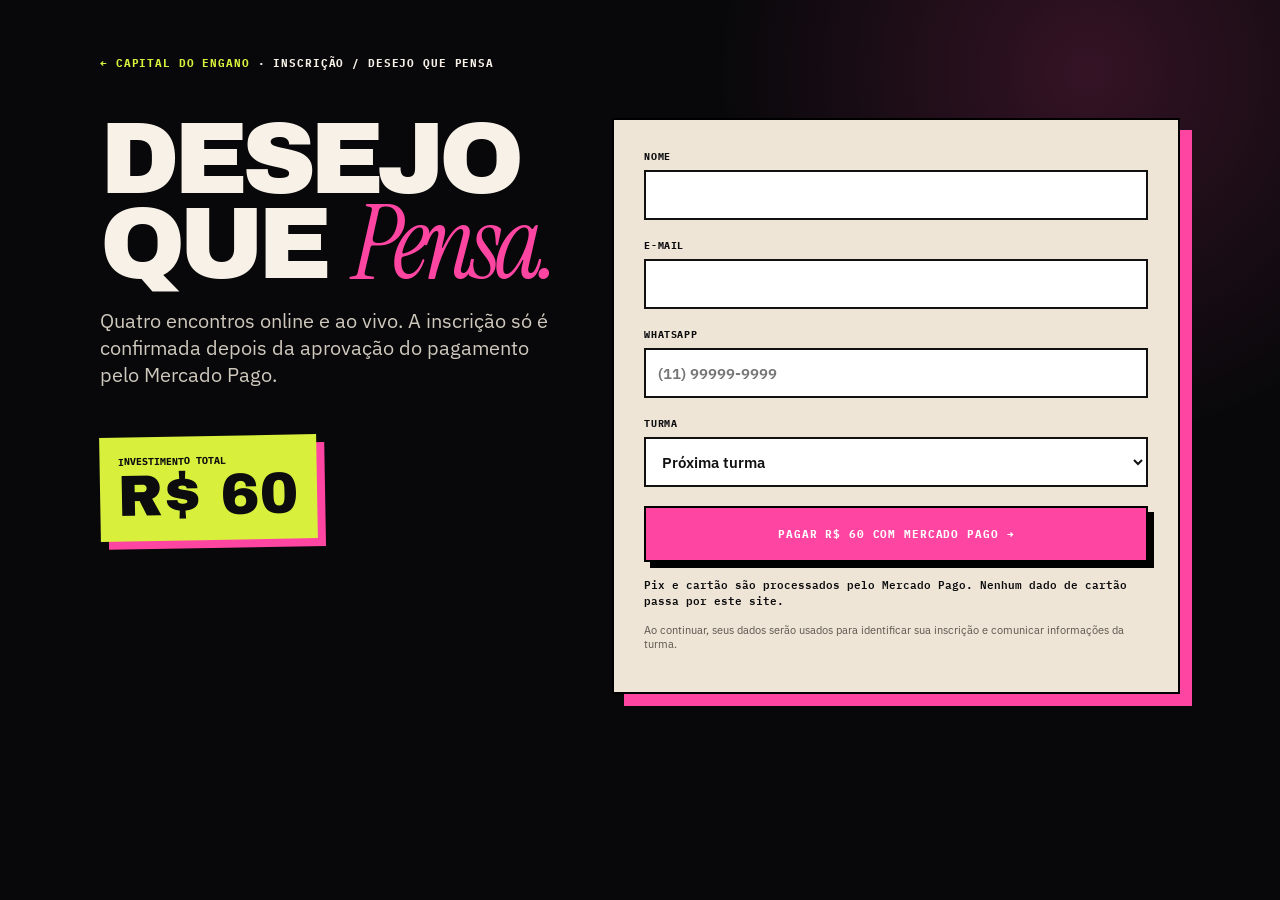
<file: inscricao.html>
<!doctype html>
<html lang="pt-BR">
<head>
  <meta charset="utf-8">
  <meta name="viewport" content="width=device-width,initial-scale=1">
  <title>Inscrição — Desejo que Pensa</title>
  <meta name="payment-api" content="https://desejoquepensa.vercel.app">
  <link rel="preconnect" href="https://fonts.googleapis.com">
  <link rel="preconnect" href="https://fonts.gstatic.com" crossorigin>
  <link href="https://fonts.googleapis.com/css2?family=Archivo+Black&family=IBM+Plex+Mono:wght@500;700&family=IBM+Plex+Sans:wght@400;600;700&family=Instrument+Serif:ital@0;1&display=swap" rel="stylesheet">
  <style>
    :root{--black:#08080a;--paper:#eee5d6;--white:#f7f1e8;--ink:#0c0c0f;--pink:#ff45a2;--acid:#d8f03c;--blue:#2454ff}
    *{box-sizing:border-box}
    body{margin:0;background:var(--black);color:var(--white);font-family:'IBM Plex Sans',sans-serif;min-height:100vh;background-image:radial-gradient(circle at 85% 8%,rgba(255,69,162,.18),transparent 27%)}
    a{color:inherit}.wrap{width:min(1080px,calc(100% - 32px));margin:auto;padding:56px 0 72px}.top{font:700 11px 'IBM Plex Mono';text-transform:uppercase;letter-spacing:.08em}.top a{text-decoration:none;color:var(--acid)}
    .grid{display:grid;grid-template-columns:.9fr 1.1fr;gap:48px;align-items:start;margin-top:48px}
    h1{font:400 clamp(50px,8vw,104px)/.82 'Archivo Black';letter-spacing:-.06em;text-transform:uppercase;margin:0}h1 em{font-family:'Instrument Serif';font-weight:400;text-transform:none;color:var(--pink)}
    .lead{font-size:20px;max-width:520px;color:#cfc8bd}.price{margin-top:28px;padding:18px;background:var(--acid);color:var(--ink);box-shadow:8px 8px 0 var(--pink);display:inline-block;transform:rotate(-1deg)}.price span{display:block;font:700 10px 'IBM Plex Mono';text-transform:uppercase}.price strong{font:400 58px/.95 'Archivo Black'}
    form{background:var(--paper);color:var(--ink);padding:30px;border:2px solid #000;box-shadow:12px 12px 0 var(--pink)}label{display:block;font:700 10px 'IBM Plex Mono';text-transform:uppercase;letter-spacing:.06em;margin:0 0 7px}.field{margin-bottom:19px}input,select{width:100%;min-height:50px;padding:12px;border:2px solid #111;background:#fff;color:#111;font:600 15px 'IBM Plex Sans'}button{width:100%;min-height:56px;border:2px solid #000;background:var(--pink);color:white;box-shadow:6px 6px 0 #000;font:700 11px 'IBM Plex Mono';text-transform:uppercase;letter-spacing:.08em;cursor:pointer}button:disabled{opacity:.55;cursor:wait}.fine{font-size:11px;color:#5c554d;margin-top:15px}
    .status{display:none;padding:24px;background:var(--paper);color:var(--ink);border:2px solid #000;box-shadow:10px 10px 0 var(--acid)}.status h2{font:400 34px/.95 'Archivo Black';text-transform:uppercase;margin:0 0 12px}.status.approved{box-shadow:10px 10px 0 var(--acid)}.status.pending{box-shadow:10px 10px 0 #e4bd34}.status.failure{box-shadow:10px 10px 0 var(--pink)}#msg{min-height:20px;margin-top:14px;font:600 11px/1.45 'IBM Plex Mono'}
    @media(max-width:760px){.grid{grid-template-columns:1fr;gap:34px}.wrap{padding-top:28px}form{padding:24px 18px}h1{font-size:58px}}
  </style>
</head>
<body>
  <main class="wrap">
    <div class="top"><a href="./">← Capital do Engano</a> · inscrição / Desejo que Pensa</div>
    <div class="grid">
      <section>
        <h1>Desejo que <em>Pensa.</em></h1>
        <p class="lead">Quatro encontros online e ao vivo. A inscrição só é confirmada depois da aprovação do pagamento pelo Mercado Pago.</p>
        <div class="price"><span>investimento total</span><strong>R$ 60</strong></div>
      </section>
      <section>
        <div id="status" class="status" role="status"><h2 id="status-title"></h2><p id="status-copy"></p></div>
        <form id="form">
          <div class="field"><label for="name">Nome</label><input id="name" name="name" autocomplete="name" required></div>
          <div class="field"><label for="email">E-mail</label><input id="email" name="email" type="email" autocomplete="email" required></div>
          <div class="field"><label for="whatsapp">WhatsApp</label><input id="whatsapp" name="whatsapp" inputmode="tel" autocomplete="tel" placeholder="(11) 99999-9999" required></div>
          <div class="field"><label for="turma">Turma</label><select id="turma" name="turma"><option value="proxima turma">Próxima turma</option><option value="reprise">Reprise</option></select></div>
          <button id="pay" type="submit">Pagar R$ 60 com Mercado Pago →</button>
          <div id="msg">Pix e cartão são processados pelo Mercado Pago. Nenhum dado de cartão passa por este site.</div>
          <p class="fine">Ao continuar, seus dados serão usados para identificar sua inscrição e comunicar informações da turma.</p>
        </form>
      </section>
    </div>
  </main>
  <script>
    const API_BASE=(document.querySelector('meta[name="payment-api"]')?.content||'https://desejoquepensa.vercel.app').replace(/\/$/,'');
    const form=document.getElementById('form');
    const pay=document.getElementById('pay');
    const msg=document.getElementById('msg');
    const statusBox=document.getElementById('status');
    const qs=n=>new URLSearchParams(location.search).get(n);

    async function showReturn(){
      const checkout=qs('checkout');
      const paymentId=qs('payment_id')||qs('collection_id');
      if(!checkout)return;
      if(checkout==='success'&&paymentId){
        try{
          const r=await fetch(`${API_BASE}/api/payment-status?payment_id=${encodeURIComponent(paymentId)}`);
          const p=await r.json();
          if(p.status==='approved'){
            form.style.display='none';statusBox.style.display='block';statusBox.className='status approved';
            document.getElementById('status-title').textContent='Inscrição confirmada ✓';
            document.getElementById('status-copy').textContent=`Pagamento aprovado. Código: ${p.externalReference||paymentId}. Você está dentro.`;
            return;
          }
        }catch(e){}
      }
      form.style.display='none';statusBox.style.display='block';statusBox.className='status '+(checkout==='failure'?'failure':'pending');
      document.getElementById('status-title').textContent=checkout==='failure'?'Pagamento não concluído':'Pagamento em confirmação';
      document.getElementById('status-copy').textContent=checkout==='failure'?'O Mercado Pago não concluiu a cobrança. Volte e tente novamente.':'O pagamento ainda não consta como aprovado. Assim que o Mercado Pago confirmar, sua inscrição será validada.';
    }

    form.addEventListener('submit',async e=>{
      e.preventDefault();pay.disabled=true;msg.textContent='Criando cobrança segura…';
      const body=Object.fromEntries(new FormData(form));
      try{
        const r=await fetch(`${API_BASE}/api/create-preference`,{method:'POST',headers:{'Content-Type':'application/json'},body:JSON.stringify(body)});
        const data=await r.json();
        if(!r.ok||!data.checkoutUrl)throw new Error(data.error||'checkout_error');
        sessionStorage.setItem('dqpRegistrationId',data.registrationId);
        location.href=data.checkoutUrl;
      }catch(err){
        console.error(err);msg.textContent='Não consegui abrir o Mercado Pago. Tente novamente ou avise o responsável.';pay.disabled=false;
      }
    });
    showReturn();
  </script>
</body>
</html>
</file>
